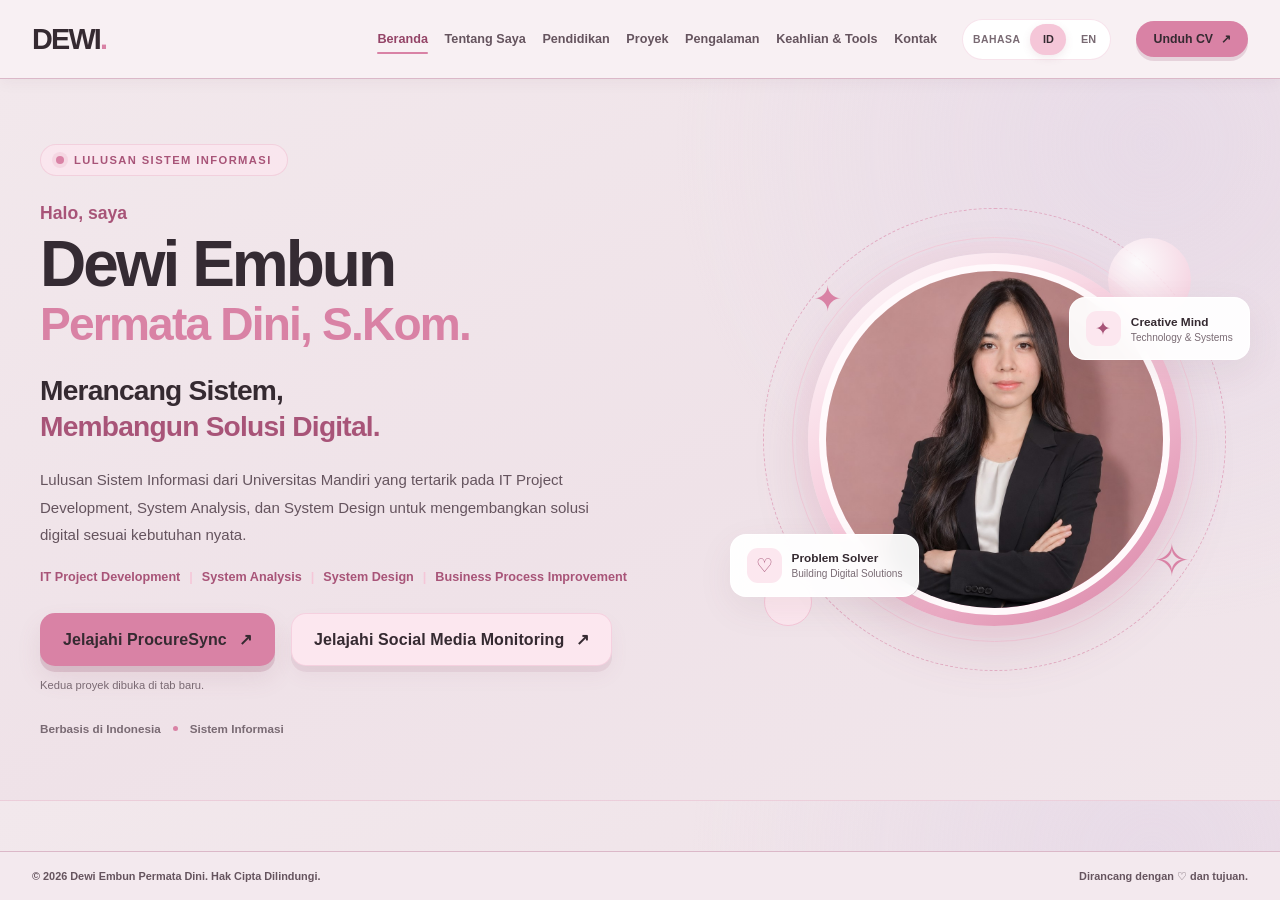
<file: index.html>
<!DOCTYPE html>
<html lang="id">
<head>
    <meta charset="UTF-8">
    <meta name="viewport" content="width=device-width, initial-scale=1.0">
    <meta name="description" content="Dewi Embun Permata Dini, Information Systems Graduate. IT Project Development, System Analysis, and System Design.">
    <meta name="theme-color" content="#F0E6EA">
    <title>Dewi Embun Permata Dini | Personal Portfolio</title>

    <link rel="stylesheet" href="css/style.css">
    <link rel="stylesheet" href="css/language.css">
    <link rel="stylesheet" href="css/comfort-theme.css">
    <link rel="stylesheet" href="css/multipage.css">

    <script src="js/common.js" defer></script>
    <script src="js/home.js" defer></script>
</head>
<body data-page="home">
    <!-- Shared navbar is loaded from components/navbar.html. -->
    <div id="site-header-mount"></div>

    <span class="visually-hidden" id="language-status" aria-live="polite"></span>

    <main class="main-content" id="main-content" tabindex="-1">
<div
            class="page-view active"
            id="home"
            data-page="home"
            aria-hidden="false"
        >

            <section class="home-section">

                <div class="home-container">


                    <!-- HERO CONTENT -->

                    <div
                        class="hero-content"
                        data-reveal="left"
                    >

                        <div class="hero-label">

                            <span class="status-dot"></span>

                            <span data-i18n="heroLabel">
                                LULUSAN SISTEM INFORMASI
                            </span>

                        </div>


                        <p
                            class="hero-greeting"
                            data-i18n="heroGreeting"
                        >
                            Halo, saya
                        </p>


                        <h1 class="hero-name">

                            Dewi Embun

                            <span>Permata Dini, S.Kom.</span>

                        </h1>


                        <div class="hero-tagline">

                            <span
                                class="tagline-intro"
                                data-i18n="taglineLine1"
                            >
                                Merancang Sistem,
                            </span>

                            <span
                                class="tagline-accent"
                                data-i18n="taglineLine2"
                            >
                                Membangun Solusi Digital.
                            </span>

                        </div>


                        <p
                            class="hero-description"
                            data-i18n="heroDescription"
                        >
                            Lulusan Sistem Informasi dari Universitas
                            Mandiri yang tertarik pada IT Project
                            Development, System Analysis, dan System
                            Design untuk mengembangkan solusi digital
                            sesuai kebutuhan nyata.
                        </p>


                        <!-- PROFESSIONAL FOCUS -->

                        <div
                            class="hero-specialization"
                            aria-label="Bidang profesional"
                            data-i18n-aria="professionalFocusLabel"
                        >

                            <span>IT Project Development</span>

                            <span class="specialization-divider">|</span>

                            <span>System Analysis</span>

                            <span class="specialization-divider">|</span>

                            <span>System Design</span>

                            <span class="specialization-divider">|</span>

                            <span>Business Process Improvement</span>

                        </div>


                        <!-- MAIN BUTTONS -->

                        <div class="hero-actions">

                            <button
                                type="button"
                                class="button button-primary"
                                data-website-link="website01"
                            >

                                <span data-i18n="buttonWebsite01">
                                    Jelajahi ProcureSync
                                </span>

                                <span aria-hidden="true">↗</span>

                            </button>


                            <button
                                type="button"
                                class="button button-secondary"
                                data-website-link="website02"
                            >

                                <span data-i18n="buttonWebsite02">
                                    Jelajahi Social Media Monitoring
                                </span>

                                <span aria-hidden="true">↗</span>

                            </button>

                        </div>


                        <p
                            class="website-link-note"
                            id="website-link-note"
                            data-i18n="websiteLinkNote"
                            aria-live="polite"
                        >
                            Kedua proyek dibuka di tab baru.
                        </p>


                        <!-- BOTTOM INFORMATION -->

                        <div class="hero-bottom-info">

                            <span data-i18n="basedIn">
                                Berbasis di Indonesia
                            </span>

                            <span class="info-divider"></span>

                            <span data-i18n="degreeField">
                                Sistem Informasi
                            </span>

                        </div>

                    </div>


                    <!-- PROFILE IMAGE -->

                    <div
                        class="hero-visual"
                        data-reveal="right"
                    >

                        <div class="profile-decoration">

                            <span class="floating-shape shape-one"></span>

                            <span class="floating-shape shape-two"></span>

                            <span class="floating-star star-one">✦</span>

                            <span class="floating-star star-two">✧</span>


                            <div class="profile-image-container">

                                <div class="profile-image-ring">

                                    <img
                                        src="assets/images/foto-dewi.jpg"
                                        alt="Foto profil Dewi Embun Permata Dini"
                                        class="profile-image"
                                        data-i18n-alt="profileAlt"
                                    >

                                </div>

                            </div>


                            <!-- Professional Badge -->

                            <div class="profile-badge badge-top">

                                <span class="badge-icon">✦</span>

                                <div>

                                    <strong>Creative Mind</strong>

                                    <small>Technology &amp; Systems</small>

                                </div>

                            </div>


                            <div class="profile-badge badge-bottom">

                                <span class="badge-icon">♡</span>

                                <div>

                                    <strong>Problem Solver</strong>

                                    <small>Building Digital Solutions</small>

                                </div>

                            </div>

                        </div>

                    </div>

                </div>

            </section>


            <!-- PROFESSIONAL FOCUS -->

            <section class="focus-section">

                <div class="focus-container">


                    <div
                        class="focus-heading"
                        data-reveal="up"
                    >

                        <p
                            class="section-eyebrow"
                            data-i18n="focusEyebrow"
                        >
                            BIDANG MINAT PROFESIONAL
                        </p>


                        <h2>

                            <span
                                class="focus-prefix"
                                data-i18n="focusTitlePrefix"
                            >
                                Bidang yang Saya
                            </span>

                            <span
                                class="focus-accent"
                                data-i18n="focusTitleAccent"
                            >
                                Minati.
                            </span>

                        </h2>


                        <p data-i18n="focusDescription">

                            Saya tertarik menghubungkan kebutuhan bisnis
                            dengan analisis, perancangan, dan penerapan
                            solusi teknologi.

                        </p>

                    </div>


                    <div class="focus-grid">


                        <article
                            class="focus-card"
                            data-reveal="up"
                        >

                            <span class="focus-number">01</span>

                            <div class="focus-icon">◇</div>

                            <h3>IT Project Development</h3>

                            <p data-i18n="focus1Description">

                                Tertarik mengembangkan proyek teknologi,
                                mulai dari memahami kebutuhan hingga
                                proses implementasi.

                            </p>

                        </article>


                        <article
                            class="focus-card"
                            data-reveal="up"
                        >

                            <span class="focus-number">02</span>

                            <div class="focus-icon">◎</div>

                            <h3>System Analysis</h3>

                            <p data-i18n="focus2Description">

                                Memahami kebutuhan pengguna dan proses
                                bisnis, mengidentifikasi masalah, serta
                                merumuskannya menjadi kebutuhan sistem.

                            </p>

                        </article>


                        <article
                            class="focus-card"
                            data-reveal="up"
                        >

                            <span class="focus-number">03</span>

                            <div class="focus-icon">⬡</div>

                            <h3>System Design</h3>

                            <p data-i18n="focus3Description">

                                Merancang struktur sistem, alur kerja
                                aplikasi, kebutuhan fungsional, dan
                                database berdasarkan kebutuhan yang
                                telah dianalisis.

                            </p>

                        </article>


                        <article
                            class="focus-card"
                            data-reveal="up"
                        >

                            <span class="focus-number">04</span>

                            <div class="focus-icon">↗</div>

                            <h3>Business Process Improvement</h3>

                            <p data-i18n="focus4Description">

                                Mencari peluang pemanfaatan teknologi
                                untuk membuat proses bisnis lebih
                                efektif dan terstruktur.

                            </p>

                        </article>


                    </div>

                </div>

            </section>

        </div>
    </main>

    <!-- Shared footer is loaded from components/footer.html. -->
    <div id="site-footer-mount"></div>
</body>
</html>
</file>
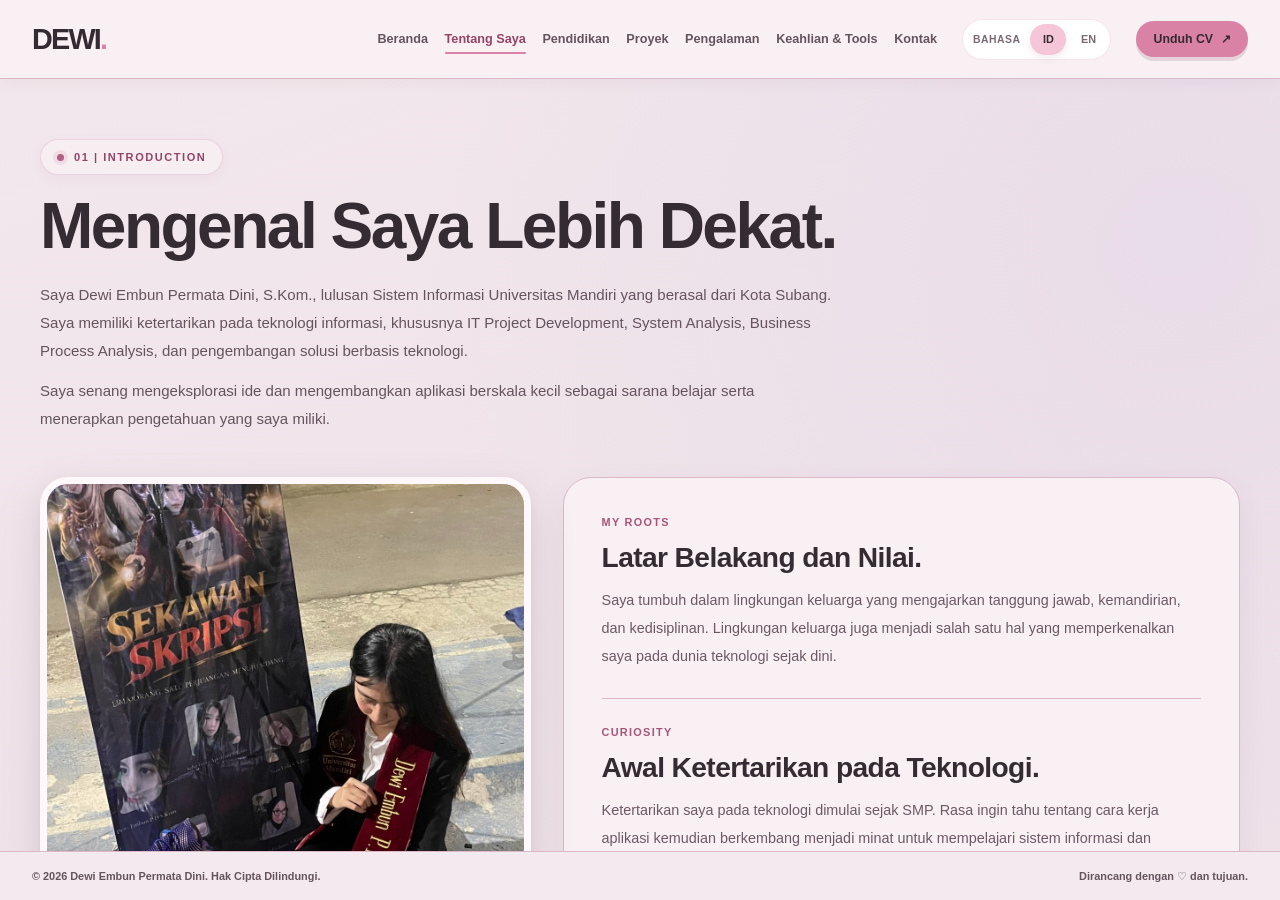
<file: about.html>
<!DOCTYPE html>
<html lang="id">
 <head>
  <meta charset="utf-8"/>
  <meta content="width=device-width, initial-scale=1.0" name="viewport"/>
  <meta content="About Dewi Embun Permata Dini, S.Kom.: her background in Information Systems, professional interests, personal values, and career aspirations." name="description"/>
  <meta content="#F0E6EA" name="theme-color"/>
  <title>
   Dewi Embun Permata Dini | Personal Portfolio
  </title>
  <link href="css/style.css" rel="stylesheet"/>
  <link href="css/language.css" rel="stylesheet"/>
  <link href="css/about.css" rel="stylesheet"/>
  <link href="css/comfort-theme.css" rel="stylesheet"/>
  <link href="css/multipage.css" rel="stylesheet"/>
  <link href="css/about-story.css" rel="stylesheet"/>
  <script defer="" src="js/common.js">
  </script>
  <script defer="" src="js/about-story.js">
  </script>
 </head>
 <body data-page="about">
  <div id="site-header-mount">
  </div>
  <span aria-live="polite" class="visually-hidden" id="language-status">
  </span>
  <main class="main-content" id="main-content" tabindex="-1">
   <div aria-hidden="false" class="page-view active" data-page="about" id="about">
    <section aria-labelledby="about-story-title" class="about-section about-story-page">
     <div class="about-container">
      <header class="about-heading about-story-heading" data-reveal="up">
       <p class="about-eyebrow about-story-eyebrow" data-about-i18n="eyebrow">
        01 | INTRODUCTION
       </p>
       <h1 class="about-title" data-about-i18n="title" id="about-story-title">
        Mengenal Saya Lebih Dekat.
       </h1>
       <p class="about-intro" data-about-i18n="intro">
        Saya Dewi Embun Permata Dini, S.Kom., lulusan Sistem Informasi Universitas Mandiri yang berasal dari Kota Subang. Saya memiliki ketertarikan pada teknologi informasi, khususnya IT Project Development, System Analysis, Business Process Analysis, dan pengembangan solusi berbasis teknologi.
       </p>
       <p class="about-intro about-intro-followup" data-about-i18n="introSecond">
        Saya senang mengeksplorasi ide dan mengembangkan aplikasi berskala kecil sebagai sarana belajar serta menerapkan pengetahuan yang saya miliki.
       </p>
      </header>
      <div class="about-main-grid about-story-main-grid">
       <aside aria-label="Personal photo and background" class="about-visual-column about-story-visual" data-reveal="left">
        <div class="about-photo-frame-float">
         <div class="about-photo-card">
          <img alt="Foto kelulusan Dewi Embun Permata Dini." class="about-profile-image" data-about-alt="photoAlt" loading="eager" src="assets/images/foto-about-dewi.jpg"/>
          <div class="about-photo-overlay">
           <span data-about-i18n="photoLabel">
            LULUSAN SISTEM INFORMASI
           </span>
           <h2>
            Dewi Embun Permata Dini
           </h2>
           <p>
            S.Kom.
           </p>
          </div>
         </div>
        </div>
        <div class="about-snapshot-card">
         <p class="about-card-eyebrow" data-about-i18n="snapshot">
          BIODATA PRIBADI
         </p>
         <dl class="about-snapshot-list">
          <div class="about-snapshot-item">
           <dt class="about-snapshot-label" data-about-i18n="fullNameLabel">
            NAMA
           </dt>
           <dd class="about-snapshot-value" data-about-i18n="fullNameValue">
            Dewi Embun Permata Dini
           </dd>
          </div>
          <div class="about-snapshot-item">
           <dt class="about-snapshot-label" data-about-i18n="degreeLabel">
            GELAR
           </dt>
           <dd class="about-snapshot-value" data-about-i18n="degreeValue">
            S.Kom.
           </dd>
          </div>
          <div class="about-snapshot-item">
           <dt class="about-snapshot-label" data-about-i18n="birthDateLabel">
            TANGGAL LAHIR
           </dt>
           <dd class="about-snapshot-value" data-about-i18n="birthDateValue">
            25 Juni 2003
           </dd>
          </div>
          <div class="about-snapshot-item">
           <dt class="about-snapshot-label" data-about-i18n="hometownLabel">
            ASAL
           </dt>
           <dd class="about-snapshot-value" data-about-i18n="hometownValue">
            Kota Subang
           </dd>
          </div>
          <div class="about-snapshot-item">
           <dt class="about-snapshot-label" data-about-i18n="locationLabel">
            DOMISILI
           </dt>
           <dd class="about-snapshot-value" data-about-i18n="locationValue">
            Subang, Jawa Barat, Indonesia
           </dd>
          </div>
          <div class="about-snapshot-item">
           <dt class="about-snapshot-label" data-about-i18n="ethnicityLabel">
            SUKU
           </dt>
           <dd class="about-snapshot-value" data-about-i18n="ethnicityValue">
            Sunda
           </dd>
          </div>
          <div class="about-snapshot-item">
           <dt class="about-snapshot-label" data-about-i18n="heightLabel">
            TINGGI BADAN
           </dt>
           <dd class="about-snapshot-value" data-about-i18n="heightValue">
            157 cm
           </dd>
          </div>
          <div class="about-snapshot-item">
           <dt class="about-snapshot-label" data-about-i18n="hobbyLabel">
            HOBI
           </dt>
           <dd class="about-snapshot-value" data-about-i18n="hobbyValue">
            Memasak
           </dd>
          </div>
          <div class="about-snapshot-item">
           <dt class="about-snapshot-label" data-about-i18n="languagesLabel">
            BAHASA
           </dt>
           <dd class="about-snapshot-value" data-about-i18n="languagesValue">
            Indonesia, Sunda, Inggris
           </dd>
          </div>
         </dl>
        </div>
       </aside>
       <div class="about-details about-story-details">
        <section class="about-story-chapter" data-reveal="up">
         <p class="about-card-eyebrow" data-about-i18n="rootsEyebrow">
          MY ROOTS
         </p>
         <h2 class="about-story-chapter-title" data-about-i18n="rootsTitle">
          Latar Belakang dan Nilai.
         </h2>
         <p class="about-story-copy" data-about-i18n="rootsBody">
          Saya tumbuh dalam lingkungan keluarga yang mengajarkan tanggung jawab, kemandirian, dan kedisiplinan. Lingkungan keluarga juga menjadi salah satu hal yang memperkenalkan saya pada dunia teknologi sejak dini.
         </p>
        </section>
        <div aria-hidden="true" class="about-divider">
        </div>
        <section class="about-story-chapter" data-reveal="up">
         <p class="about-card-eyebrow" data-about-i18n="curiosityEyebrow">
          CURIOSITY
         </p>
         <h2 class="about-story-chapter-title" data-about-i18n="curiosityTitle">
          Awal Ketertarikan pada Teknologi.
         </h2>
         <p class="about-story-copy" data-about-i18n="curiosityBody">
          Ketertarikan saya pada teknologi dimulai sejak SMP. Rasa ingin tahu tentang cara kerja aplikasi kemudian berkembang menjadi minat untuk mempelajari sistem informasi dan pengembangan teknologi.
         </p>
        </section>
        <div aria-hidden="true" class="about-divider">
        </div>
        <section class="about-story-chapter" data-reveal="up">
         <p class="about-card-eyebrow" data-about-i18n="learningEyebrow">
          LEARNING &amp; THINKING
         </p>
         <h2 class="about-story-chapter-title" data-about-i18n="learningTitle">
          Cara Saya Belajar dan Berpikir.
         </h2>
         <p class="about-story-copy" data-about-i18n="learningBody">
          Saya terbiasa memahami permasalahan sebelum menentukan solusi. Saya mengutamakan pemikiran terstruktur, pembelajaran mandiri, dan keterbukaan terhadap perspektif baru.
         </p>
        </section>
       </div>
      </div>
      <div class="about-story-lower">
       <article class="about-story-feature" data-reveal="up">
        <span aria-hidden="true" class="about-story-decoration">
         ✦
        </span>
        <p class="about-card-eyebrow" data-about-i18n="peopleEyebrow">
         PEOPLE &amp; PERSPECTIVES
        </p>
        <h2 class="about-story-feature-title" data-about-i18n="peopleTitle">
         Kolaborasi dan Perspektif.
        </h2>
        <p class="about-story-copy" data-about-i18n="peopleBody">
         Saya menghargai komunikasi, pertukaran ide, dan kerja sama. Saya percaya bahwa memahami berbagai perspektif dapat membantu menghasilkan solusi yang lebih baik.
        </p>
       </article>
      </div>
      <section class="about-purpose" data-reveal="up">
       <div class="about-purpose-copy">
        <p class="about-card-eyebrow" data-about-i18n="purposeEyebrow">
         LOOKING AHEAD
        </p>
        <h2 class="about-purpose-title" data-about-i18n="purposeTitle">
         Terus Bertumbuh dan Berkembang.
        </h2>
        <p class="about-purpose-body" data-about-i18n="purposeBody">
         Saya ingin terus mengembangkan kemampuan, memperluas pengalaman, dan terlibat dalam berbagai proyek yang memberikan dampak positif melalui teknologi. Saya terbuka terhadap kesempatan belajar dan berkembang di lingkungan profesional.
        </p>
       </div>
       <span aria-hidden="true" class="about-purpose-mark">
        ✦
       </span>
      </section>
     </div>
    </section>
   </div>
  </main>
  <div id="site-footer-mount">
  </div>
 </body>
</html>
</file>
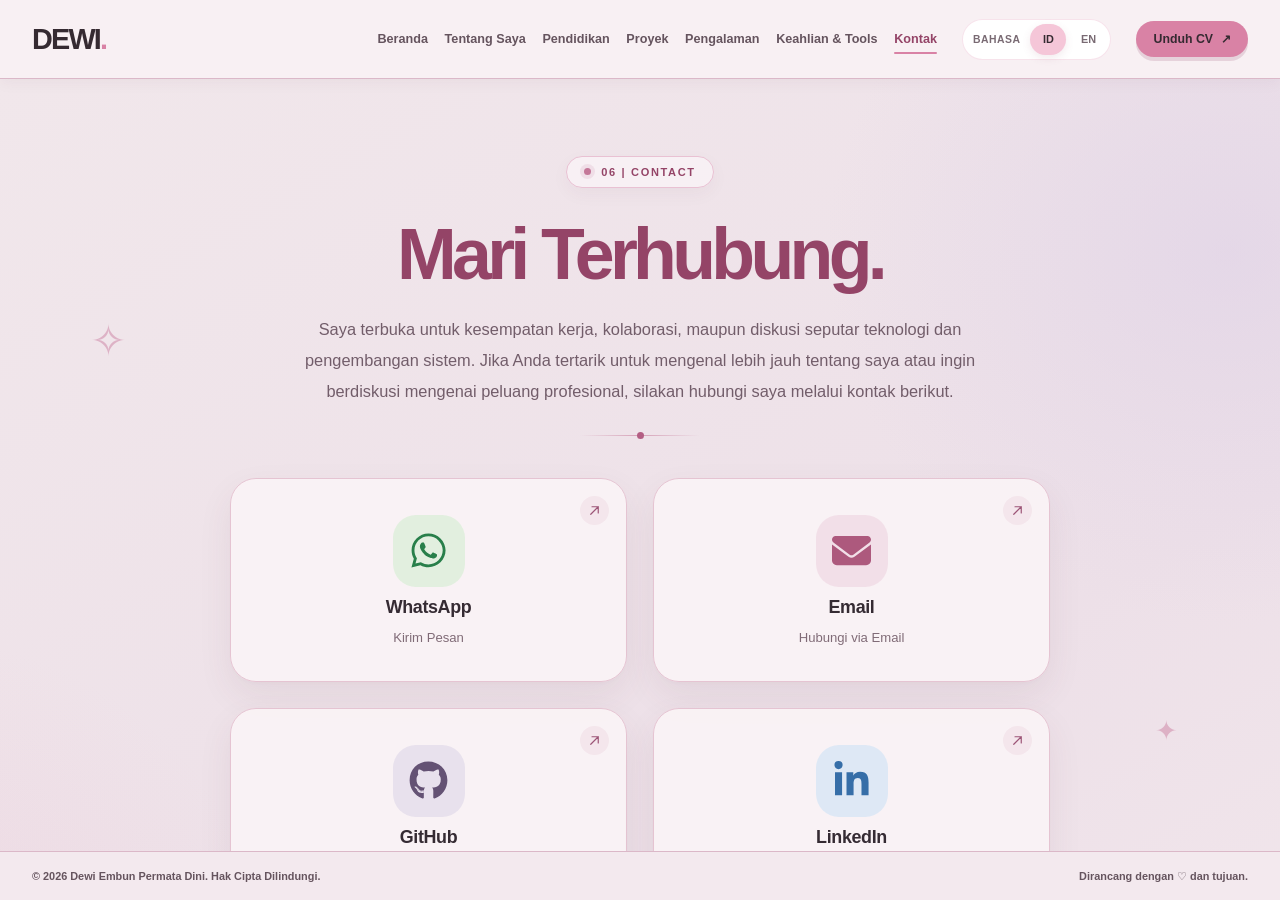
<file: contact.html>
<!DOCTYPE html>
<html lang="id">
<head>
  <meta charset="UTF-8">
  <meta name="viewport" content="width=device-width, initial-scale=1.0">
  <meta name="description" content="Hubungi Dewi Embun Permata Dini melalui WhatsApp, Email, GitHub, atau LinkedIn untuk peluang profesional dan kolaborasi.">
  <meta name="theme-color" content="#F0E6EA">
  <title>Kontak | Dewi Embun Permata Dini</title>
  <link rel="stylesheet" href="css/style.css">
  <link rel="stylesheet" href="css/language.css">
  <link rel="stylesheet" href="css/comfort-theme.css">
  <link rel="stylesheet" href="css/multipage.css">
  <link rel="stylesheet" href="css/contact.css">
  <script src="js/common.js" defer></script>
  <script src="js/contact.js" defer></script>
</head>
<body data-page="contact">
  <div id="site-header-mount"></div>
  <span id="language-status" class="visually-hidden" aria-live="polite"></span>
  <main id="main-content" class="main-content" tabindex="-1">
    <div id="contact" class="page-view active" data-page="contact" aria-hidden="false">
      <section class="ct-section" aria-labelledby="ct-heading">
        <span class="ct-decor ct-decor--left" aria-hidden="true">✧</span>
        <span class="ct-decor ct-decor--right" aria-hidden="true">✦</span>
        <div class="ct-container">
          <header class="ct-hero" data-ct-reveal>
            <p class="ct-eyebrow"><span class="ct-eyebrow-dot" aria-hidden="true"></span>06 | CONTACT</p>
            <h1 id="ct-heading" data-ct-i18n="title">Mari Terhubung.</h1>
            <p class="ct-description" data-ct-i18n="description">Saya terbuka untuk kesempatan kerja, kolaborasi, maupun diskusi seputar teknologi dan pengembangan sistem. Jika Anda tertarik untuk mengenal lebih jauh tentang saya atau ingin berdiskusi mengenai peluang profesional, silakan hubungi saya melalui kontak berikut.</p>
            <span class="ct-divider" aria-hidden="true"><span></span></span>
          </header>
          <div class="ct-contact-grid" aria-label="Contact channels" data-ct-aria="channelsAria">
              <div class="ct-float ct-float--whatsapp" data-ct-reveal>
                <a class="ct-card ct-card--whatsapp" href="https://wa.me/qr/GXC65RB64FU6C1" target="_blank" rel="noopener noreferrer" data-ct-aria="whatsappAria" aria-label="WhatsApp">
                  <span class="ct-icon-shell"><svg class="ct-brand-icon" focusable="false" aria-hidden="true" xmlns="http://www.w3.org/2000/svg" viewBox="0 0 448 512"><path d="M380.9 97.1C339 55.1 283.2 32 223.9 32c-122.4 0-222 99.6-222 222 0 39.1 10.2 77.3 29.6 111L0 480l117.7-30.9c32.4 17.7 68.9 27 106.1 27h.1c122.3 0 224.1-99.6 224.1-222 0-59.3-25.2-115-67.1-157zm-157 341.6c-33.2 0-65.7-8.9-94-25.7l-6.7-4-69.8 18.3L72 359.2l-4.4-7c-18.5-29.4-28.2-63.3-28.2-98.2 0-101.7 82.8-184.5 184.6-184.5 49.3 0 95.6 19.2 130.4 54.1 34.8 34.9 56.2 81.2 56.1 130.5 0 101.8-84.9 184.6-186.6 184.6zm101.2-138.2c-5.5-2.8-32.8-16.2-37.9-18-5.1-1.9-8.8-2.8-12.5 2.8-3.7 5.6-14.3 18-17.6 21.8-3.2 3.7-6.5 4.2-12 1.4-32.6-16.3-54-29.1-75.5-66-5.7-9.8 5.7-9.1 16.3-30.3 1.8-3.7.9-6.9-.5-9.7-1.4-2.8-12.5-30.1-17.1-41.2-4.5-10.8-9.1-9.3-12.5-9.5-3.2-.2-6.9-.2-10.6-.2-3.7 0-9.7 1.4-14.8 6.9-5.1 5.6-19.4 19-19.4 46.3 0 27.3 19.9 53.7 22.6 57.4 2.8 3.7 39.1 59.7 94.8 83.8 35.2 15.2 49 16.5 66.6 13.9 10.7-1.6 32.8-13.4 37.4-26.4 4.6-13 4.6-24.1 3.2-26.4-1.3-2.5-5-3.9-10.5-6.6z"/></svg></span>
                  <span class="ct-card-name">WhatsApp</span>
                  <span class="ct-card-subtitle" data-ct-i18n="whatsappSubtitle">Kirim Pesan</span>
                  <span class="ct-card-action" aria-hidden="true"><svg viewBox="0 0 24 24" focusable="false"><path d="M6 18 18 6M8 6h10v10" fill="none" stroke="currentColor" stroke-width="1.9" stroke-linecap="round" stroke-linejoin="round"/></svg></span>
                </a>
              </div>
              <div class="ct-float ct-float--email" data-ct-reveal>
                <a class="ct-card ct-card--email" href="mailto:dewidini1234@gmail.com" data-ct-aria="emailAria" aria-label="Email">
                  <span class="ct-icon-shell"><svg class="ct-brand-icon" focusable="false" aria-hidden="true" xmlns="http://www.w3.org/2000/svg" viewBox="0 0 512 512"><path d="M48 64C21.5 64 0 85.5 0 112c0 15.1 7.1 29.3 19.2 38.4L236.8 313.6c11.4 8.5 27 8.5 38.4 0L492.8 150.4c12.1-9.1 19.2-23.3 19.2-38.4c0-26.5-21.5-48-48-48L48 64zM0 176L0 384c0 35.3 28.7 64 64 64l384 0c35.3 0 64-28.7 64-64l0-208L294.4 339.2c-22.8 17.1-54 17.1-76.8 0L0 176z"/></svg></span>
                  <span class="ct-card-name">Email</span>
                  <span class="ct-card-subtitle" data-ct-i18n="emailSubtitle">Hubungi via Email</span>
                  <span class="ct-card-action" aria-hidden="true"><svg viewBox="0 0 24 24" focusable="false"><path d="M6 18 18 6M8 6h10v10" fill="none" stroke="currentColor" stroke-width="1.9" stroke-linecap="round" stroke-linejoin="round"/></svg></span>
                </a>
              </div>
              <div class="ct-float ct-float--github" data-ct-reveal>
                <a class="ct-card ct-card--github" href="https://github.com/dewidini1234-lab" target="_blank" rel="noopener noreferrer" data-ct-aria="githubAria" aria-label="GitHub">
                  <span class="ct-icon-shell"><svg class="ct-brand-icon" focusable="false" aria-hidden="true" xmlns="http://www.w3.org/2000/svg" viewBox="0 0 496 512"><path d="M165.9 397.4c0 2-2.3 3.6-5.2 3.6-3.3.3-5.6-1.3-5.6-3.6 0-2 2.3-3.6 5.2-3.6 3-.3 5.6 1.3 5.6 3.6zm-31.1-4.5c-.7 2 1.3 4.3 4.3 4.9 2.6 1 5.6 0 6.2-2s-1.3-4.3-4.3-5.2c-2.6-.7-5.5.3-6.2 2.3zm44.2-1.7c-2.9.7-4.9 2.6-4.6 4.9.3 2 2.9 3.3 5.9 2.6 2.9-.7 4.9-2.6 4.6-4.6-.3-1.9-3-3.2-5.9-2.9zM244.8 8C106.1 8 0 113.3 0 252c0 110.9 69.8 205.8 169.5 239.2 12.8 2.3 17.3-5.6 17.3-12.1 0-6.2-.3-40.4-.3-61.4 0 0-70 15-84.7-29.8 0 0-11.4-29.1-27.8-36.6 0 0-22.9-15.7 1.6-15.4 0 0 24.9 2 38.6 25.8 21.9 38.6 58.6 27.5 72.9 20.9 2.3-16 8.8-27.1 16-33.7-55.9-6.2-112.3-14.3-112.3-110.5 0-27.5 7.6-41.3 23.6-58.9-2.6-6.5-11.1-33.3 2.6-67.9 20.9-6.5 69 27 69 27 20-5.6 41.5-8.5 62.8-8.5s42.8 2.9 62.8 8.5c0 0 48.1-33.6 69-27 13.7 34.7 5.2 61.4 2.6 67.9 16 17.7 25.8 31.5 25.8 58.9 0 96.5-58.9 104.2-114.8 110.5 9.2 7.9 17 22.9 17 46.4 0 33.7-.3 75.4-.3 83.6 0 6.5 4.6 14.4 17.3 12.1C428.2 457.8 496 362.9 496 252 496 113.3 383.5 8 244.8 8zM97.2 352.9c-1.3 1-1 3.3.7 5.2 1.6 1.6 3.9 2.3 5.2 1 1.3-1 1-3.3-.7-5.2-1.6-1.6-3.9-2.3-5.2-1zm-10.8-8.1c-.7 1.3.3 2.9 2.3 3.9 1.6 1 3.6.7 4.3-.7.7-1.3-.3-2.9-2.3-3.9-2-.6-3.6-.3-4.3.7zm32.4 35.6c-1.6 1.3-1 4.3 1.3 6.2 2.3 2.3 5.2 2.6 6.5 1 1.3-1.3.7-4.3-1.3-6.2-2.2-2.3-5.2-2.6-6.5-1zm-11.4-14.7c-1.6 1-1.6 3.6 0 5.9 1.6 2.3 4.3 3.3 5.6 2.3 1.6-1.3 1.6-3.9 0-6.2-1.4-2.3-4-3.3-5.6-2z"/></svg></span>
                  <span class="ct-card-name">GitHub</span>
                  <span class="ct-card-subtitle" data-ct-i18n="githubSubtitle">Lihat Proyek Saya</span>
                  <span class="ct-card-action" aria-hidden="true"><svg viewBox="0 0 24 24" focusable="false"><path d="M6 18 18 6M8 6h10v10" fill="none" stroke="currentColor" stroke-width="1.9" stroke-linecap="round" stroke-linejoin="round"/></svg></span>
                </a>
              </div>
              <div class="ct-float ct-float--linkedin" data-ct-reveal>
                <a class="ct-card ct-card--linkedin" href="https://www.linkedin.com/in/dewi-embun-permata-dini-034103430/" target="_blank" rel="noopener noreferrer" data-ct-aria="linkedinAria" aria-label="LinkedIn">
                  <span class="ct-icon-shell"><svg class="ct-brand-icon" focusable="false" aria-hidden="true" xmlns="http://www.w3.org/2000/svg" viewBox="0 0 448 512"><path d="M100.28 448H7.4V148.9h92.88zM53.79 108.1C24.09 108.1 0 83.5 0 53.8a53.79 53.79 0 0 1 107.58 0c0 29.7-24.1 54.3-53.79 54.3zM447.9 448h-92.68V302.4c0-34.7-.7-79.2-48.29-79.2-48.29 0-55.69 37.7-55.69 76.7V448h-92.78V148.9h89.08v40.8h1.3c12.4-23.5 42.69-48.3 87.88-48.3 94 0 111.28 61.9 111.28 142.3V448z"/></svg></span>
                  <span class="ct-card-name">LinkedIn</span>
                  <span class="ct-card-subtitle" data-ct-i18n="linkedinSubtitle">Kunjungi Profil</span>
                  <span class="ct-card-action" aria-hidden="true"><svg viewBox="0 0 24 24" focusable="false"><path d="M6 18 18 6M8 6h10v10" fill="none" stroke="currentColor" stroke-width="1.9" stroke-linecap="round" stroke-linejoin="round"/></svg></span>
                </a>
              </div>
          </div>
          <div class="ct-closing" data-ct-reveal>
            <span class="ct-closing-sparkle" aria-hidden="true">✧</span>
            <p data-ct-i18n="thankYou">Terima kasih sudah meluangkan waktu untuk mengenal saya melalui portofolio ini.</p>
            <span>Dewi Embun Permata Dini, S.Kom.</span>
          </div>
        </div>
      </section>
    </div>
  </main>
  <div id="site-footer-mount"></div>
</body>
</html>
</file>
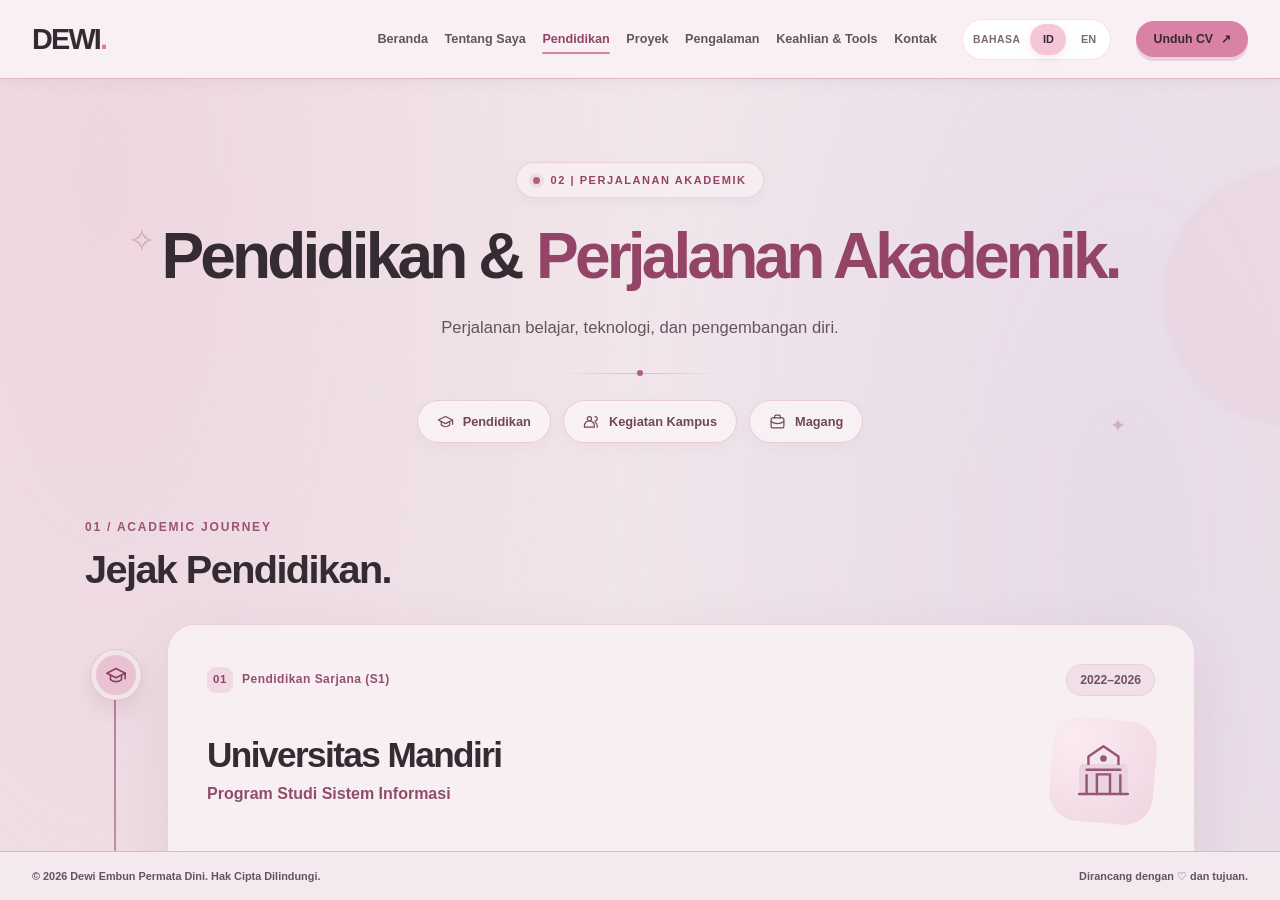
<file: education.html>
<!DOCTYPE html>
<html lang="id">
<head>
    <meta charset="UTF-8">
    <meta name="viewport" content="width=device-width, initial-scale=1.0">
    <meta name="description" content="Riwayat pendidikan Dewi Embun Permata Dini, S.Kom. di Universitas Mandiri dan SMK Pasundan Subang, termasuk skripsi, HIMA, dan PKKMB.">
    <meta name="theme-color" content="#F0E6EA">
    <title>Pendidikan | Dewi Embun Permata Dini</title>

    <!-- Global site styles, exactly as on the existing pages. -->
    <link rel="stylesheet" href="css/style.css">
    <link rel="stylesheet" href="css/language.css">
    <link rel="stylesheet" href="css/comfort-theme.css">
    <!-- Only this page uses the Education stylesheet. -->
    <link rel="stylesheet" href="css/education.css">
    <link rel="stylesheet" href="css/multipage.css">

    <script src="js/common.js" defer></script>
    <script src="js/education.js" defer></script>
</head>
<body data-page="education">
    <!-- The existing shared header and footer are loaded by common.js. -->
    <div id="site-header-mount"></div>
    <span class="visually-hidden" id="language-status" aria-live="polite"></span>

    <main class="main-content" id="main-content" tabindex="-1">
        <div class="page-view active" id="education" data-page="education" aria-hidden="false">
            <section class="edu-page" aria-labelledby="edu-heading">
                <div class="edu-orb edu-orb--a" aria-hidden="true"></div>
                <div class="edu-orb edu-orb--b" aria-hidden="true"></div>
                <div class="edu-spark edu-spark--a" aria-hidden="true">✧</div>
                <div class="edu-spark edu-spark--b" aria-hidden="true">✦</div>

                <div class="edu-container">
                    <!-- 01 | PAGE INTRO -->
                    <header class="edu-hero" data-edu-reveal>
                        <p class="edu-eyebrow">
                            <span class="edu-eyebrow-dot" aria-hidden="true"></span>
                            <span data-edu-i18n="heroEyebrow">02 | PERJALANAN AKADEMIK</span>
                        </p>
                        <h1 id="edu-heading">
                            <span data-edu-i18n="heroTitle">Pendidikan &amp;</span>
                            <span class="edu-title-accent" data-edu-i18n="heroAccent">Perjalanan Akademik.</span>
                        </h1>
                        <p class="edu-hero-description" data-edu-i18n="heroDescription">
                            Perjalanan belajar, teknologi, dan pengembangan diri.
                        </p>
                        <div class="edu-hero-rule" aria-hidden="true"><span></span></div>
                        <nav class="edu-jump-links" aria-label="Bagian halaman Pendidikan" data-edu-i18n-aria="jumpNavLabel">
                            <a href="#edu-academic" class="edu-jump-link">
                                <svg viewBox="0 0 24 24" fill="none" stroke="currentColor" stroke-width="1.7" stroke-linecap="round" stroke-linejoin="round" aria-hidden="true"><path d="m2 10 10-5 10 5-10 5L2 10Z"/><path d="M6 12v5c3.5 3 8.5 3 12 0v-5"/><path d="M22 10v6"/></svg>
                                <span data-edu-i18n="jumpAcademic">Pendidikan</span>
                            </a>
                            <a href="#edu-campus" class="edu-jump-link">
                                <svg viewBox="0 0 24 24" fill="none" stroke="currentColor" stroke-width="1.7" stroke-linecap="round" stroke-linejoin="round" aria-hidden="true"><circle cx="9" cy="8" r="3"/><path d="M2 20v-2a7 7 0 0 1 14 0v2H2Z"/><path d="M17 5a3 3 0 0 1 0 6M20 20v-2a6 6 0 0 0-3-5.2"/></svg>
                                <span data-edu-i18n="jumpCampus">Kegiatan Kampus</span>
                            </a>
                            <a href="#edu-internships" class="edu-jump-link">
                                <svg viewBox="0 0 24 24" fill="none" stroke="currentColor" stroke-width="1.7" stroke-linecap="round" stroke-linejoin="round" aria-hidden="true"><rect x="3" y="7" width="18" height="14" rx="2"/><path d="M8 7V5a2 2 0 0 1 2-2h4a2 2 0 0 1 2 2v2M3 12c6 4 12 4 18 0"/></svg>
                                <span data-edu-i18n="jumpInternship">Magang</span>
                            </a>
                        </nav>
                    </header>

                    <!-- 02 | ACADEMIC JOURNEY -->
                    <section id="edu-academic" class="edu-section edu-academic" aria-labelledby="edu-academic-heading">
                        <div class="edu-section-header" data-edu-reveal>
                            <span class="edu-section-kicker" data-edu-i18n="academicKicker">01 / ACADEMIC JOURNEY</span>
                            <h2 id="edu-academic-heading" data-edu-i18n="academicTitle">Jejak Pendidikan.</h2>
                        </div>

                        <div class="edu-timeline">
                            <!-- Undergraduate education -->
                            <article class="edu-card edu-card--university" data-edu-reveal>
                                <span class="edu-timeline-node" aria-hidden="true">
                                    <svg viewBox="0 0 24 24" fill="none" stroke="currentColor" stroke-width="1.8" stroke-linecap="round" stroke-linejoin="round"><path d="m2 10 10-5 10 5-10 5L2 10Z"/><path d="M6 12v5c3.5 3 8.5 3 12 0v-5"/><path d="M22 10v6"/></svg>
                                </span>
                                <div class="edu-card-top">
                                    <span class="edu-card-kind"><span class="edu-number">01</span> <span data-edu-i18n="uniCategory">Pendidikan Sarjana (S1)</span></span>
                                    <span class="edu-date-pill">2022–2026</span>
                                </div>
                                <div class="edu-card-heading">
                                    <div>
                                        <h3>Universitas Mandiri</h3>
                                        <p class="edu-program" data-edu-i18n="uniProgram">Program Studi Sistem Informasi</p>
                                    </div>
                                    <div class="edu-illustration edu-illustration--uni" aria-hidden="true">
                                        <svg viewBox="0 0 80 80" fill="none"><rect x="14" y="32" width="52" height="32" rx="5" fill="#EBD2DF"/><path d="M24 33V24l16-11 16 11v9" stroke="#955777" stroke-width="2.6" stroke-linejoin="round"/><path d="M22 64V44M58 64V44M33 64V43h14v21" stroke="#955777" stroke-width="2.6" stroke-linecap="round"/><path d="M14 64h52M22 38h36" stroke="#955777" stroke-width="2.6" stroke-linecap="round"/><circle cx="40" cy="26" r="3.5" fill="#955777"/></svg>
                                    </div>
                                </div>
                                <p class="edu-description" data-edu-i18n="uniDescription">
                                    Menyelesaikan pendidikan Sarjana Sistem Informasi di Universitas Mandiri dengan IPK 3,51 dari 4,00 dan meraih predikat Cum Laude. Selama perkuliahan, mempelajari analisis dan perancangan sistem informasi, pengembangan aplikasi, pengelolaan basis data, serta pemanfaatan teknologi informasi untuk menjawab kebutuhan organisasi.
                                </p>
                                <div class="edu-stats" aria-label="Informasi akademik" data-edu-i18n-aria="statsLabel">
                                    <div class="edu-stat edu-stat--rose">
                                        <span class="edu-stat-label" data-edu-i18n="gpaLabel">IPK</span>
                                        <strong data-edu-i18n="gpaValue">3,51 / 4,00</strong>
                                    </div>
                                    <div class="edu-stat edu-stat--lavender">
                                        <span class="edu-stat-label" data-edu-i18n="honorsLabel">Predikat</span>
                                        <strong>Cum Laude</strong>
                                    </div>
                                    <div class="edu-stat edu-stat--cream">
                                        <span class="edu-stat-label" data-edu-i18n="graduatedLabel">Kelulusan</span>
                                        <strong data-edu-i18n="graduatedValue">Oktober 2026</strong>
                                    </div>
                                </div>
                                <p class="edu-degree-line">
                                    <svg viewBox="0 0 24 24" fill="none" stroke="currentColor" stroke-width="1.8" stroke-linecap="round" stroke-linejoin="round" aria-hidden="true"><circle cx="12" cy="8" r="6"/><path d="m8 13-1 9 5-3 5 3-1-9"/></svg>
                                    <span data-edu-i18n="degreeLabel">Gelar:</span>
                                    <strong data-edu-i18n="degreeValue">Sarjana Komputer (S.Kom.)</strong>
                                </p>

                                <section class="edu-thesis" aria-labelledby="edu-thesis-heading">
                                    <div class="edu-thesis-heading">
                                        <span class="edu-thesis-icon" aria-hidden="true">
                                            <svg viewBox="0 0 24 24" fill="none" stroke="currentColor" stroke-width="1.7" stroke-linecap="round" stroke-linejoin="round"><path d="M4 19.5A2.5 2.5 0 0 1 6.5 17H20M6.5 2H20v20H6.5A2.5 2.5 0 0 1 4 19.5v-15A2.5 2.5 0 0 1 6.5 2Z"/><path d="M9 7h7M9 11h5"/></svg>
                                        </span>
                                        <div>
                                            <span class="edu-thesis-eyebrow" data-edu-i18n="thesisKicker">FINAL RESEARCH PROJECT</span>
                                            <h4 id="edu-thesis-heading" data-edu-i18n="thesisHeading">Skripsi</h4>
                                        </div>
                                    </div>
                                    <p class="edu-thesis-title-label" data-edu-i18n="thesisTitleLabel">Judul:</p>
                                    <p class="edu-thesis-title" data-edu-i18n="thesisTitle">Implementasi Algoritma K-Means untuk Klasterisasi Aktivitas Media Sosial Polsek pada Sistem Informasi Berbasis Web di Humas Polres Subang.</p>
                                    <p class="edu-thesis-description" data-edu-i18n="thesisDescription">Mengembangkan sistem informasi berbasis web untuk mendukung rekapitulasi dan analisis aktivitas media sosial dari 21 Polsek di wilayah Polres Subang. Penelitian ini menerapkan algoritma K-Means untuk mengelompokkan tingkat aktivitas berdasarkan data publikasi yang telah direkapitulasi, menggunakan normalisasi Min-Max serta Davies-Bouldin Index (DBI) untuk mengevaluasi hasil klasterisasi.</p>
                                    <div class="edu-thesis-tags" aria-hidden="true">
                                        <span>K-Means</span><span>Min-Max</span><span>DBI</span>
                                    </div>
                                </section>
                            </article>

                            <!-- Vocational education -->
                            <article class="edu-card edu-card--vocational" data-edu-reveal>
                                <span class="edu-timeline-node" aria-hidden="true">
                                    <svg viewBox="0 0 24 24" fill="none" stroke="currentColor" stroke-width="1.8" stroke-linecap="round" stroke-linejoin="round"><path d="M3 21h18M5 21V7l7-4 7 4v14M9 9h2v3H9zM13 9h2v3h-2zM9 15h2v3H9zM13 15h2v3h-2z"/></svg>
                                </span>
                                <div class="edu-card-top">
                                    <span class="edu-card-kind"><span class="edu-number">02</span> <span data-edu-i18n="smkCategory">Pendidikan Kejuruan (SMK)</span></span>
                                    <span class="edu-date-pill">2018–2021</span>
                                </div>
                                <div class="edu-card-heading">
                                    <div>
                                        <h3>SMK Pasundan Subang</h3>
                                        <p class="edu-program" data-edu-i18n="smkProgram">Rekayasa Perangkat Lunak (RPL)</p>
                                    </div>
                                    <div class="edu-illustration edu-illustration--school" aria-hidden="true">
                                        <svg viewBox="0 0 80 80" fill="none"><rect x="15" y="24" width="50" height="40" rx="5" fill="#E6D9EB"/><path d="M18 64V27h44v37M12 64h56" stroke="#806489" stroke-width="2.6" stroke-linejoin="round"/><path d="M32 64V46h16v18M24 33h8v7h-8zM48 33h8v7h-8z" stroke="#806489" stroke-width="2.6" stroke-linecap="round"/><path d="M40 13v10M32 18h16" stroke="#806489" stroke-width="2.6" stroke-linecap="round"/></svg>
                                    </div>
                                </div>
                                <p class="edu-description" data-edu-i18n="smkDescription">Menyelesaikan pendidikan kejuruan pada bidang Rekayasa Perangkat Lunak yang membangun dasar pengetahuan dan keterampilan dalam pemrograman serta teknologi informasi. Selama masa pendidikan, memperoleh pengalaman praktik di lingkungan industri melalui kegiatan Praktik Kerja Lapangan (PKL) pada bagian Human Resources &amp; General Affairs (HRGA).</p>
                                <div class="edu-smk-grade">
                                    <span class="edu-smk-grade-number">81</span>
                                    <span class="edu-smk-grade-label" data-edu-i18n="smkGradeLabel">Nilai Rata-rata</span>
                                </div>
                            </article>
                        </div>
                    </section>

                    <!-- 02 | CAMPUS INVOLVEMENT -->
                    <section id="edu-campus" class="edu-section edu-campus" aria-labelledby="edu-campus-heading">
                        <div class="edu-section-header edu-section-header--center" data-edu-reveal>
                            <span class="edu-section-kicker" data-edu-i18n="campusKicker">02 / CAMPUS INVOLVEMENT</span>
                            <h2 id="edu-campus-heading" data-edu-i18n="campusTitle">Organisasi &amp; Kepanitiaan.</h2>
                        </div>
                        <div class="edu-campus-grid">
                            <article class="edu-campus-card" data-edu-reveal>
                                <div class="edu-campus-card-top">
                                    <span class="edu-campus-icon edu-campus-icon--rose" aria-hidden="true">
                                        <svg viewBox="0 0 24 24" fill="none" stroke="currentColor" stroke-width="1.7" stroke-linecap="round" stroke-linejoin="round"><rect x="3" y="7" width="18" height="13" rx="3"/><circle cx="12" cy="13.5" r="3.2"/><path d="m7 7 1.5-3h7L17 7M7 10h.01"/></svg>
                                    </span>
                                    <span class="edu-campus-year">2022–2023</span>
                                </div>
                                <span class="edu-card-kind"><span class="edu-number">03</span> <span data-edu-i18n="himaCategory">Himpunan Mahasiswa – Bidang Hubungan Media</span></span>
                                <h3 data-edu-i18n="himaRole">Anggota Hubungan Media</h3>
                                <p class="edu-campus-place">Universitas Mandiri</p>
                                <p class="edu-description" data-edu-i18n="himaDescription">Berpartisipasi sebagai anggota Bidang Hubungan Media dalam Himpunan Mahasiswa. Berkontribusi dalam mendokumentasikan kegiatan organisasi serta mendesain dan mengedit poster untuk memperingati hari-hari besar dan memenuhi kebutuhan publikasi Himpunan Mahasiswa.</p>
                                <div class="edu-campus-art edu-campus-art--hima" aria-hidden="true"><span></span><span></span><span></span></div>
                            </article>

                            <article class="edu-campus-card" data-edu-reveal>
                                <div class="edu-campus-card-top">
                                    <span class="edu-campus-icon edu-campus-icon--lavender" aria-hidden="true">
                                        <svg viewBox="0 0 24 24" fill="none" stroke="currentColor" stroke-width="1.7" stroke-linecap="round" stroke-linejoin="round"><path d="M4 21v-3a5 5 0 0 1 5-5h6a5 5 0 0 1 5 5v3"/><circle cx="12" cy="7" r="4"/><path d="M4 6H2M22 6h-2M4 11l-1 1M20 11l1 1"/></svg>
                                    </span>
                                    <span class="edu-campus-year">2023</span>
                                </div>
                                <span class="edu-card-kind"><span class="edu-number">04</span> <span data-edu-i18n="pkkmbCategory">Kepanitiaan PKKMB 2023</span></span>
                                <h3 data-edu-i18n="pkkmbRole">Anggota Panitia Umum</h3>
                                <p class="edu-campus-place">Universitas Mandiri</p>
                                <p class="edu-description" data-edu-i18n="pkkmbDescription">Berpartisipasi sebagai anggota panitia umum dalam kegiatan Pengenalan Kehidupan Kampus bagi Mahasiswa Baru (PKKMB) tahun 2023. Membantu persiapan umum dan pelaksanaan kegiatan di lapangan untuk mendukung kelancaran program.</p>
                                <div class="edu-campus-art edu-campus-art--pkkmb" aria-hidden="true"><span></span><span></span><span></span></div>
                            </article>
                        </div>
                    </section>

                    <!-- 03 | INTERNSHIP HIGHLIGHTS: summary only; details belong to Experience later. -->
                    <section id="edu-internships" class="edu-section edu-internships" aria-labelledby="edu-internships-heading">
                        <div class="edu-section-header edu-section-header--center" data-edu-reveal>
                            <span class="edu-section-kicker" data-edu-i18n="internshipKicker">03 | PENGALAMAN MAGANG</span>
                            <h2 id="edu-internships-heading" data-edu-i18n="internshipTitle">Ringkasan Pengalaman Magang.</h2>
                        </div>
                        <div class="edu-internship-grid">
                            <article class="edu-internship-card" data-edu-reveal>
                                <span class="edu-internship-icon" aria-hidden="true">
                                    <svg viewBox="0 0 24 24" fill="none" stroke="currentColor" stroke-width="1.7" stroke-linecap="round" stroke-linejoin="round"><rect x="3" y="7" width="18" height="14" rx="2"/><path d="M8 7V5a2 2 0 0 1 2-2h4a2 2 0 0 1 2 2v2M3 12c6 4 12 4 18 0"/></svg>
                                </span>
                                <h3 data-edu-i18n="internshipPolresName">Polres Subang</h3>
                                <p class="edu-internship-role" data-edu-i18n="internshipPolresRole">Public Relations Intern</p>
                                <p class="edu-internship-period" data-edu-i18n="internshipPolresDate">Juli–September 2025</p>
                            </article>
                            <article class="edu-internship-card" data-edu-reveal>
                                <span class="edu-internship-icon edu-internship-icon--lavender" aria-hidden="true">
                                    <svg viewBox="0 0 24 24" fill="none" stroke="currentColor" stroke-width="1.7" stroke-linecap="round" stroke-linejoin="round"><rect x="3" y="7" width="18" height="14" rx="2"/><path d="M8 7V5a2 2 0 0 1 2-2h4a2 2 0 0 1 2 2v2M3 12c6 4 12 4 18 0"/></svg>
                                </span>
                                <h3 data-edu-i18n="internshipHrgaName">PT Subang Autocomp Indonesia</h3>
                                <p class="edu-internship-role" data-edu-i18n="internshipHrgaRole">HRGA Intern</p>
                                <p class="edu-internship-period" data-edu-i18n="internshipHrgaDate">Juli–Oktober 2019</p>
                            </article>
                        </div>
                    </section>
                </div>
            </section>
        </div>
    </main>

    <div id="site-footer-mount"></div>
</body>
</html>
</file>
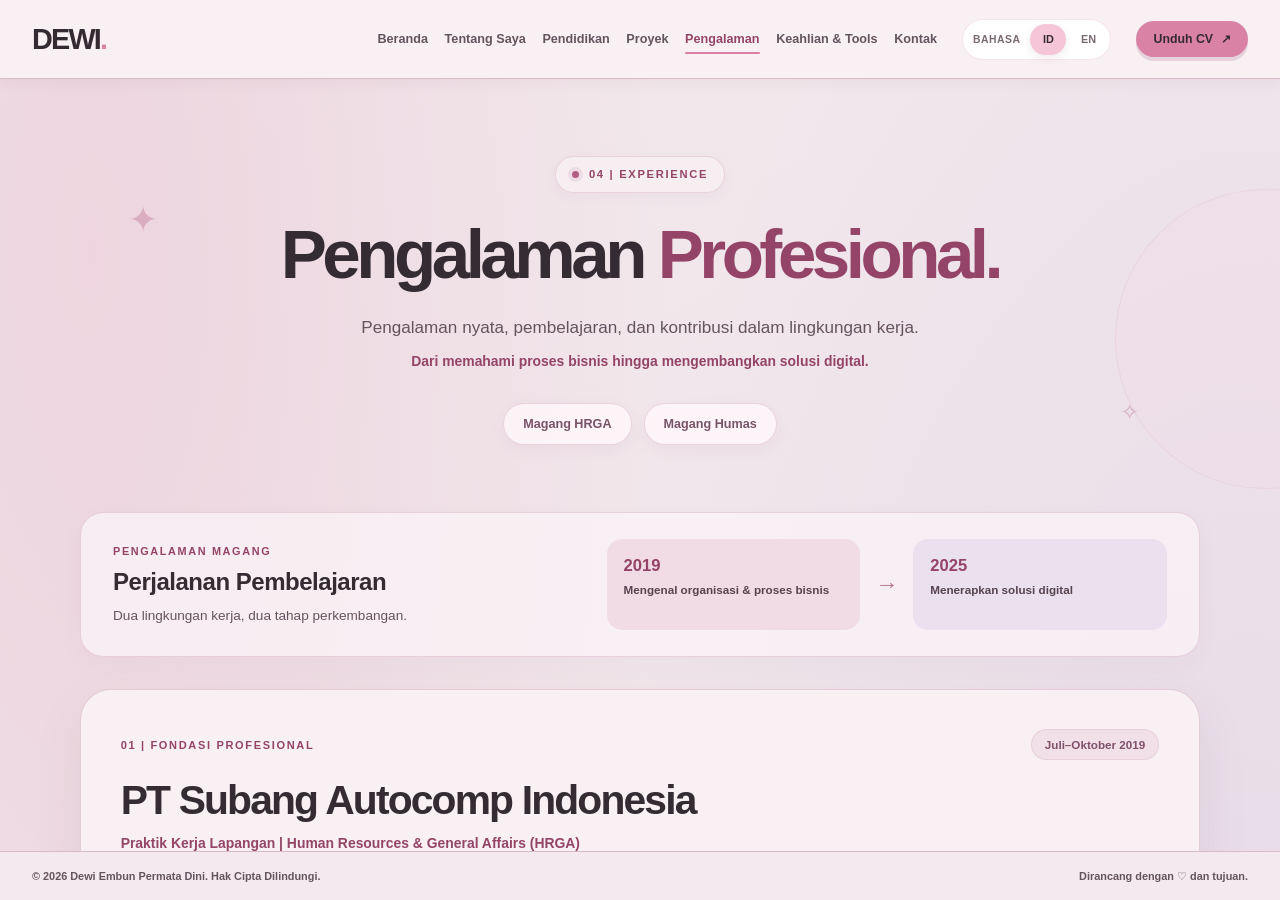
<file: experience.html>
<!DOCTYPE html>
<html lang="id">
<head>
  <meta charset="UTF-8">
  <meta name="viewport" content="width=device-width, initial-scale=1.0">
  <meta name="description" content="Pengalaman magang Dewi Embun Permata Dini di PT Subang Autocomp Indonesia dan Humas Polres Subang, dengan pembelajaran dan dokumentasi kegiatan.">
  <meta name="theme-color" content="#F0E6EA">
  <title>Pengalaman | Dewi Embun Permata Dini</title>
  <link rel="stylesheet" href="css/style.css">
  <link rel="stylesheet" href="css/language.css">
  <link rel="stylesheet" href="css/comfort-theme.css">
  <link rel="stylesheet" href="css/multipage.css">
  <link rel="stylesheet" href="css/internship.css">
  <script src="js/common.js" defer></script>
  <script src="js/internship.js" defer></script>
</head>
<body data-page="experience">
  <div id="site-header-mount"></div>
  <span class="visually-hidden" id="language-status" aria-live="polite"></span>
  <main class="main-content" id="main-content" tabindex="-1">
    <div class="page-view active" id="experience" data-page="experience" aria-hidden="false">
      <section class="int-page" aria-labelledby="int-page-heading">
        <div class="int-halo int-halo--a" aria-hidden="true"></div>
        <div class="int-halo int-halo--b" aria-hidden="true"></div>
        <span class="int-spark int-spark--a" aria-hidden="true">&#10022;</span>
        <span class="int-spark int-spark--b" aria-hidden="true">&#10023;</span>
        <div class="int-container">
          <header class="int-hero" data-int-reveal>
            <p class="int-eyebrow"><span class="int-eyebrow-dot" aria-hidden="true"></span><span data-int-i18n="pageEyebrow">04 | EXPERIENCE</span></p>
            <h1 id="int-page-heading"><span data-int-i18n="heroLead">Pengalaman</span> <span class="int-title-accent" data-int-i18n="heroAccent">Profesional.</span></h1>
            <p data-int-i18n="heroDescription">Pengalaman nyata, pembelajaran, dan kontribusi dalam lingkungan kerja.</p>
            <p class="int-hero-small" data-int-i18n="heroSmall">Dari memahami proses bisnis hingga mengembangkan solusi digital.</p>
            <nav class="int-hero-links" aria-label="Navigasi pengalaman magang">
              <a class="int-link" href="#int-hrga" data-int-i18n="jumpHrga">Magang HRGA</a>
              <a class="int-link" href="#int-polres" data-int-i18n="jumpPolres">Magang Humas</a>
            </nav>
          </header>
          <div class="int-journey" data-int-reveal>
            <div class="int-journey-head">
              <span class="int-small-label"><span data-int-i18n="sectionNumber">PENGALAMAN MAGANG</span></span>
              <h2 data-int-i18n="journeyHeading">Perjalanan Pembelajaran</h2>
              <p data-int-i18n="journeySubtitle">Dua lingkungan kerja, dua tahap perkembangan.</p>
            </div>
            <div class="int-journey-steps" aria-label="Professional growth 2019 to 2025">
              <div class="int-journey-step"><strong>2019</strong><span data-int-i18n="step1">Mengenal organisasi &amp; proses bisnis</span></div>
              <span class="int-journey-arrow" aria-hidden="true">&#8594;</span>
              <div class="int-journey-step"><strong>2025</strong><span data-int-i18n="step2">Menerapkan solusi digital</span></div>
            </div>
          </div>

          <article class="int-entry int-entry--hrga" id="int-hrga" aria-labelledby="int-hrga-title" data-int-reveal>
            <div class="int-card-head">
        <div class="int-card-kicker-line"><span class="int-card-stage" data-int-i18n="hrga.stage">01 | FONDASI PROFESIONAL</span><span class="int-date" data-int-i18n="hrga.period">Juli–Oktober 2019</span></div>
        <h2 id="int-hrga-title" data-int-i18n="hrga.company">PT Subang Autocomp Indonesia</h2>
        <p class="int-position" data-int-i18n="hrga.role">Praktik Kerja Lapangan | Human Resources &amp; General Affairs (HRGA)</p>
    </div>
            <div class="int-learn-layout">
              <figure class="int-photo-frame int-building" data-int-reveal>
                <button class="int-photo-trigger" type="button" data-int-photo="0" data-int-i18n-aria="hrga.imageAlt" aria-label="Tampak depan gedung PT Subang Autocomp Indonesia.">
                  <img src="assets/images/internship-autocomp-building.png" alt="Tampak depan gedung PT Subang Autocomp Indonesia." data-int-i18n-alt="hrga.imageAlt" loading="eager" decoding="async" width="356" height="187">
                  <span class="int-photo-zoom" aria-hidden="true">&#8599;</span>
                </button>
                <figcaption data-int-i18n="hrga.imageCaption">Gedung PT Subang Autocomp Indonesia</figcaption>
              </figure>
              <div class="int-learn-panel">
                <span class="int-small-label" data-int-i18n="learningLabel">PEMBELAJARAN UTAMA</span>
                <h3 data-int-i18n="hrga.learningHeading">Organizational Exposure &amp; Business Process Understanding</h3>
                <p data-int-i18n="hrga.learning">Selama menjalani praktik kerja lapangan di PT Subang Autocomp Indonesia, saya memperoleh kesempatan untuk mengenal budaya organisasi dan lingkungan kerja profesional di perusahaan manufaktur. Saya mempelajari bagaimana koordinasi antarbagian, administrasi, serta proses operasional dan pengelolaan sumber daya manusia berjalan dalam mendukung aktivitas perusahaan.</p>
              </div>
            </div>
            <div class="int-work-section">
              <div class="int-work-heading" data-int-reveal>
                <span class="int-heading-mark" aria-hidden="true">&#9632;</span>
                <h3 data-int-i18n="responsibilityLabel">Tanggung Jawab Utama</h3>
                <span class="int-work-count">05</span>
              </div>
              <p class="int-work-summary" data-int-i18n="hrga.summary">Melaksanakan Praktik Kerja Lapangan (PKL) pada bagian Human Resources &amp; General Affairs (HRGA) dengan memberikan dukungan administratif terhadap berbagai fungsi sumber daya manusia dan kegiatan operasional sehari-hari, termasuk proses rekrutmen, pengelolaan dokumen kepegawaian, administrasi penggajian, serta administrasi klaim BPJS.</p>
              <ol class="int-duty-grid"><li class="int-duty" data-int-reveal>
            <span class="int-duty-number" aria-hidden="true">01</span>
            <div class="int-duty-copy">
              <h4 data-int-i18n="hrga.duty.0.title">Administrasi Rekrutmen</h4>
              <p data-int-i18n="hrga.duty.0.description">Membantu pelaksanaan tes awal calon karyawan serta melakukan input data pelamar berdasarkan dokumen CV fisik.</p>
            </div>
        </li>
<li class="int-duty" data-int-reveal>
            <span class="int-duty-number" aria-hidden="true">02</span>
            <div class="int-duty-copy">
              <h4 data-int-i18n="hrga.duty.1.title">Administrasi Kepegawaian</h4>
              <p data-int-i18n="hrga.duty.1.description">Membantu pengelolaan surat keterangan kerja (paklaring) dan dokumen administrasi pengunduran diri karyawan.</p>
            </div>
        </li>
<li class="int-duty" data-int-reveal>
            <span class="int-duty-number" aria-hidden="true">03</span>
            <div class="int-duty-copy">
              <h4 data-int-i18n="hrga.duty.2.title">Administrasi Penggajian</h4>
              <p data-int-i18n="hrga.duty.2.description">Mendukung pekerjaan administrasi yang berkaitan dengan proses penggajian, termasuk mengelompokkan slip gaji karyawan dan membantu pendistribusian dokumen rekening bank kepada karyawan baru serta peserta On-the-Job Training (OJT) yang telah menyelesaikan program dan diterima bekerja.</p>
            </div>
        </li>
<li class="int-duty" data-int-reveal>
            <span class="int-duty-number" aria-hidden="true">04</span>
            <div class="int-duty-copy">
              <h4 data-int-i18n="hrga.duty.3.title">Administrasi BPJS</h4>
              <p data-int-i18n="hrga.duty.3.description">Merekap data klaim BPJS karyawan berdasarkan dokumen medis dan surat keterangan dokter menggunakan Microsoft Excel, kemudian meneruskan hasil rekapitulasi kepada bagian Finance. Selain itu, membantu pendistribusian kartu kepesertaan BPJS kepada karyawan baru maupun karyawan yang belum menerimanya.</p>
            </div>
        </li>
<li class="int-duty" data-int-reveal>
            <span class="int-duty-number" aria-hidden="true">05</span>
            <div class="int-duty-copy">
              <h4 data-int-i18n="hrga.duty.4.title">Dukungan Operasional HRGA</h4>
              <p data-int-i18n="hrga.duty.4.description">Mengikuti kegiatan genba, termasuk mengambil surat atau masukan dari kotak saran karyawan dan mengisi ulang formulir yang tersedia. Selain itu, mengikuti kegiatan briefing pagi bersama karyawan dan atasan.</p>
            </div>
        </li></ol>
            </div>
          </article>

          <div class="int-bridge" aria-hidden="true"><span></span><span>&#8595;</span><span></span></div>

          <article class="int-entry int-entry--polres" id="int-polres" aria-labelledby="int-polres-title" data-int-reveal>
            <div class="int-card-head">
        <div class="int-card-kicker-line"><span class="int-card-stage" data-int-i18n="polres.stage">02 | PENERAPAN SOLUSI DIGITAL</span><span class="int-date" data-int-i18n="polres.period">Juli–September 2025</span></div>
        <h2 id="int-polres-title" data-int-i18n="polres.company">Kepolisian Resor Subang (Polres Subang)</h2>
        <p class="int-position" data-int-i18n="polres.role">Magang | Bagian Hubungan Masyarakat (Humas)</p>
    </div>
            <div class="int-polres-learn int-learn-panel" data-int-reveal>
              <span class="int-small-label" data-int-i18n="learningLabel">PEMBELAJARAN UTAMA</span>
              <h3 data-int-i18n="polres.learningHeading">System Development &amp; Digital Solution Implementation</h3>
              <p data-int-i18n="polres.learning">Selama menjalani praktik kerja di Divisi Humas Polres Subang, saya mendapatkan kesempatan untuk mengembangkan ide dan menerjemahkannya menjadi solusi digital berbasis aplikasi web. Pengalaman ini menjadi ruang bagi saya untuk menerapkan pengetahuan Sistem Informasi, mulai dari memahami kebutuhan proses kerja, merancang alur sistem, hingga mengembangkan aplikasi untuk mendukung pengelolaan dan analisis aktivitas publikasi media sosial Polsek.</p>
            </div>
            <div class="int-documentation" data-int-reveal>
              <div class="int-documentation-head">
                <h3 data-int-i18n="photoSection">Dokumentasi Magang</h3>
                <span data-int-i18n="photoHint">Klik foto untuk melihat ukuran lengkap.</span>
              </div>
              <div class="int-gallery">
                <figure class="int-gallery-item"><button class="int-photo-trigger" type="button" data-int-photo="1" data-int-i18n-aria="polres.imageAlts.0" aria-label="Dokumentasi kegiatan bersama selama magang di Humas Polres Subang."><img src="assets/images/internship-polres-01.jpg" alt="Dokumentasi kegiatan bersama selama magang di Humas Polres Subang." data-int-i18n-alt="polres.imageAlts.0" loading="lazy" decoding="async"><span class="int-photo-zoom" aria-hidden="true">&#8599;</span></button><figcaption><span class="int-gallery-dot" aria-hidden="true"></span><span data-int-i18n="polres.imageCaptions.0">Dokumentasi 01</span></figcaption></figure><figure class="int-gallery-item"><button class="int-photo-trigger" type="button" data-int-photo="2" data-int-i18n-aria="polres.imageAlts.1" aria-label="Foto kelompok bersama tim di lingkungan Humas Polres Subang."><img src="assets/images/internship-polres-02.jpg" alt="Foto kelompok bersama tim di lingkungan Humas Polres Subang." data-int-i18n-alt="polres.imageAlts.1" loading="lazy" decoding="async"><span class="int-photo-zoom" aria-hidden="true">&#8599;</span></button><figcaption><span class="int-gallery-dot" aria-hidden="true"></span><span data-int-i18n="polres.imageCaptions.1">Dokumentasi 02</span></figcaption></figure><figure class="int-gallery-item"><button class="int-photo-trigger" type="button" data-int-photo="3" data-int-i18n-aria="polres.imageAlts.2" aria-label="Dokumentasi kegiatan bersama laptop saat magang di Humas Polres Subang."><img src="assets/images/internship-polres-03.jpg" alt="Dokumentasi kegiatan bersama laptop saat magang di Humas Polres Subang." data-int-i18n-alt="polres.imageAlts.2" loading="lazy" decoding="async"><span class="int-photo-zoom" aria-hidden="true">&#8599;</span></button><figcaption><span class="int-gallery-dot" aria-hidden="true"></span><span data-int-i18n="polres.imageCaptions.2">Dokumentasi 03</span></figcaption></figure>
              </div>
            </div>
            <div class="int-work-section">
              <div class="int-work-heading" data-int-reveal>
                <span class="int-heading-mark" aria-hidden="true">&#9632;</span>
                <h3 data-int-i18n="responsibilityLabel">Tanggung Jawab Utama</h3>
                <span class="int-work-count">04</span>
              </div>
              <p class="int-work-summary" data-int-i18n="polres.summary">Melaksanakan kegiatan magang di bagian Hubungan Masyarakat (Humas) Polres Subang dengan mendukung pengelolaan informasi, pekerjaan administratif, dokumentasi kegiatan, serta publikasi berita dan informasi kepolisian.</p>
              <ol class="int-duty-grid"><li class="int-duty" data-int-reveal>
            <span class="int-duty-number" aria-hidden="true">01</span>
            <div class="int-duty-copy">
              <h4 data-int-i18n="polres.duty.0.title">Pengelolaan Berita</h4>
              <p data-int-i18n="polres.duty.0.description">Melakukan input dan pengelolaan berita mengenai kegiatan kepolisian melalui sistem Polri SPIT.</p>
            </div>
        </li>
<li class="int-duty" data-int-reveal>
            <span class="int-duty-number" aria-hidden="true">02</span>
            <div class="int-duty-copy">
              <h4 data-int-i18n="polres.duty.1.title">Administrasi Anggaran</h4>
              <p data-int-i18n="polres.duty.1.description">Membantu penyusunan dan pengelolaan dokumen Rencana Anggaran Biaya (RAB) untuk mendukung kebutuhan administrasi bagian Humas.</p>
            </div>
        </li>
<li class="int-duty" data-int-reveal>
            <span class="int-duty-number" aria-hidden="true">03</span>
            <div class="int-duty-copy">
              <h4 data-int-i18n="polres.duty.2.title">Dukungan Administrasi dan Dokumentasi</h4>
              <p data-int-i18n="polres.duty.2.description">Membantu pekerjaan administrasi rutin dan dokumentasi kegiatan untuk mendukung operasional sehari-hari bagian Humas.</p>
            </div>
        </li>
<li class="int-duty" data-int-reveal>
            <span class="int-duty-number" aria-hidden="true">04</span>
            <div class="int-duty-copy">
              <h4 data-int-i18n="polres.duty.3.title">Publikasi Media Sosial</h4>
              <p data-int-i18n="polres.duty.3.description">Membantu mengunggah dan menyebarluaskan berita, informasi, serta dokumentasi kegiatan kepolisian melalui berbagai platform media sosial resmi Polres Subang.</p>
            </div>
        </li></ol>
            </div>
            <div class="int-project-note" data-int-reveal>
              <div><strong data-int-i18n="visitProject">Lihat proyek sistem informasi</strong><p data-int-i18n="visitProjectDesc">Penjelasan teknis sistem yang dikembangkan tersedia di halaman Projects.</p></div>
              <a href="projects.html#project02" class="int-project-link" aria-label="Lihat halaman proyek K-Means">&#8599;</a>
            </div>
          </article>
        </div>
      </section>
    </div>
  </main>
  <div id="site-footer-mount"></div>
  <dialog class="int-lightbox" id="int-photo-dialog" aria-label="Tampilan foto dokumentasi magang">
    <div class="int-lightbox-shell">
      <button class="int-lightbox-close" type="button" data-int-i18n-aria="closePhoto" aria-label="Tutup foto">&#10005;</button>
      <button class="int-lightbox-control int-lightbox-prev" type="button" data-int-i18n-aria="prevPhoto" aria-label="Foto sebelumnya">&#10094;</button>
      <img id="int-lightbox-image" src="assets/images/internship-polres-01.jpg" alt="">
      <button class="int-lightbox-control int-lightbox-next" type="button" data-int-i18n-aria="nextPhoto" aria-label="Foto berikutnya">&#10095;</button>
      <div class="int-lightbox-bottom"><p id="int-lightbox-caption"></p><span id="int-lightbox-count"></span></div>
    </div>
  </dialog>
</body>
</html>
</file>
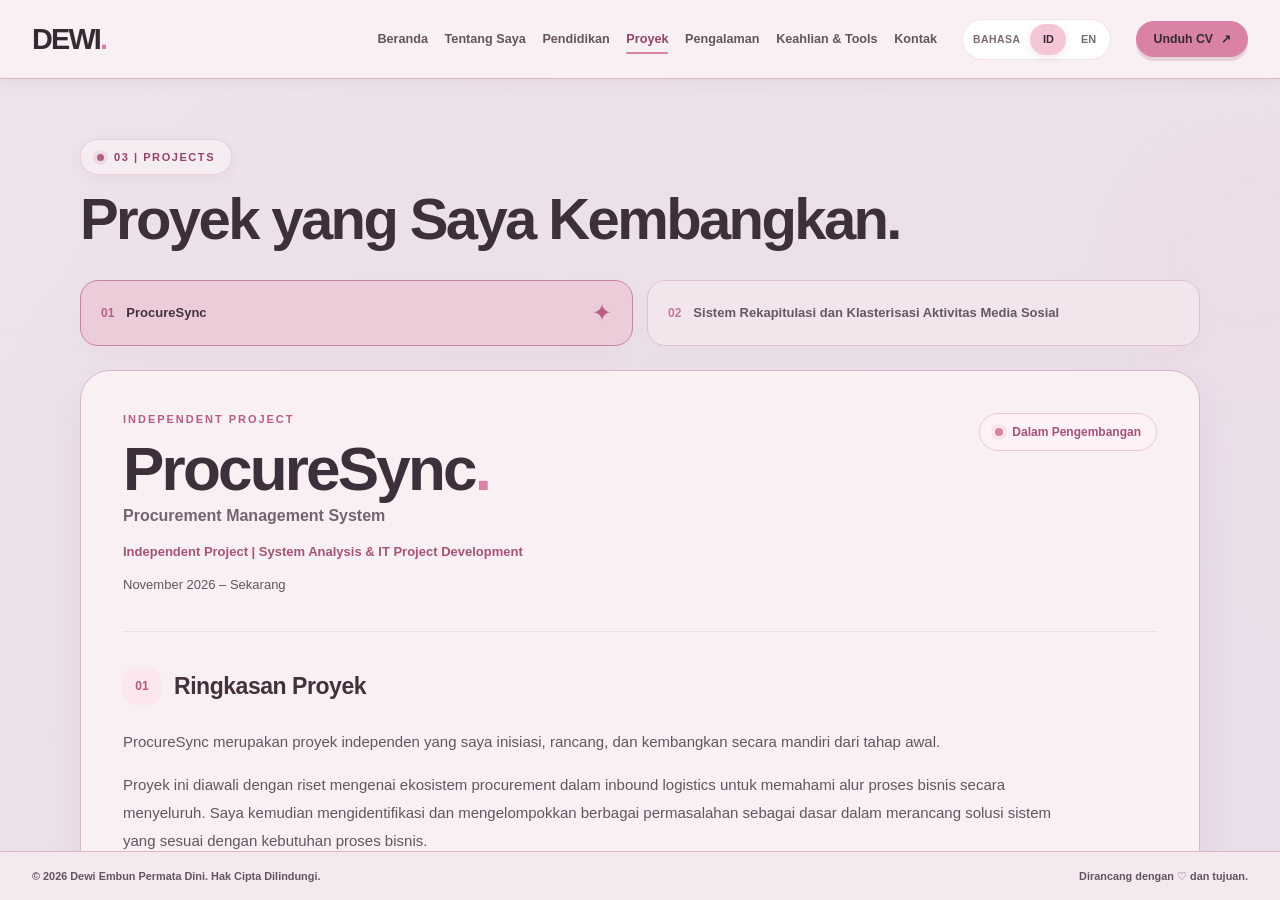
<file: projects.html>
<!DOCTYPE html>
<html lang="id">
<head>
    <meta charset="UTF-8">
    <meta name="viewport" content="width=device-width, initial-scale=1.0">
    <meta name="description" content="Dewi Embun Permata Dini, Information Systems Graduate. IT Project Development, System Analysis, and System Design.">
    <meta name="theme-color" content="#F0E6EA">
    <title>Dewi Embun Permata Dini | Personal Portfolio</title>

    <link rel="stylesheet" href="css/style.css">
    <link rel="stylesheet" href="css/language.css">
    <link rel="stylesheet" href="css/projects.css">
    <link rel="stylesheet" href="css/comfort-theme.css">
    <link rel="stylesheet" href="css/multipage.css">
    <link rel="stylesheet" href="css/project02.css">

    <script src="js/common.js" defer></script>
    <script src="js/projects.js" defer></script>
    <script src="js/project02.js" defer></script>
</head>
<body data-page="projects">
    <!-- Shared navbar is loaded from components/navbar.html. -->
    <div id="site-header-mount"></div>

    <span class="visually-hidden" id="language-status" aria-live="polite"></span>

    <main class="main-content" id="main-content" tabindex="-1">
<div
class="page-view active"
id="projects"
data-page="projects"
aria-hidden="false"
>
<section class="exp-page" aria-labelledby="exp-heading">

    <!-- Animated background -->
    <div class="exp-glow exp-glow--one" aria-hidden="true"></div>
    <div class="exp-glow exp-glow--two" aria-hidden="true"></div>

    <div class="exp-container">

        <!-- PAGE HEADING -->
        <header class="exp-page-heading" data-exp-reveal>

            <p class="exp-eyebrow" data-exp-i18n="pageEyebrow">
                03 | PROJECTS
            </p>

            <h1 id="exp-heading" data-exp-i18n="pageHeading">
                Proyek yang Saya Kembangkan.
            </h1>

        </header>


        <!-- PROJECT LIST -->
        <div class="exp-project-list" data-exp-reveal>

            <div class="exp-project-item exp-project-item--active">

                <span class="exp-project-number">01</span>

                <strong>ProcureSync</strong>

                <span class="exp-project-star" aria-hidden="true">
                    ✦
                </span>

            </div>

            <a class="exp-project-item exp-project-item--next exp-project-item-link" href="#project02">

                <span class="exp-project-number">02</span>

                <strong data-exp-i18n="projectTwoName">
                    Sistem Rekapitulasi dan Klasterisasi
                    Aktivitas Media Sosial
                </strong>

            </a>

        </div>


        <!-- PROJECT 01 -->
        <article class="exp-project-card">

            <!-- PROJECT HERO -->
            <header class="exp-project-hero" data-exp-reveal>

                <div class="exp-project-hero__content">

                    <p class="exp-project-category">
                        INDEPENDENT PROJECT
                    </p>

                    <h2>ProcureSync<span>.</span></h2>

                    <p class="exp-project-subtitle">
                        Procurement Management System
                    </p>

                    <p class="exp-project-role">
                        Independent Project |
                        System Analysis &
                        IT Project Development
                    </p>

                    <p
                        class="exp-project-period"
                        data-exp-i18n="period"
                    >
                        November 2026 – Sekarang
                    </p>

                </div>

                <span class="exp-status">

                    <span class="exp-status-dot"></span>

                    <span data-exp-i18n="status">
                        Dalam Pengembangan
                    </span>

                </span>

            </header>


            <!-- 01 PROJECT OVERVIEW -->
            <section
                class="exp-block"
                aria-labelledby="exp-overview-heading"
                data-exp-reveal
            >

                <div class="exp-section-heading">

                    <span class="exp-section-number">01</span>

                    <h3
                        id="exp-overview-heading"
                        data-exp-i18n="overviewHeading"
                    >
                        Ringkasan Proyek
                    </h3>

                </div>

                <div class="exp-prose">

                    <p data-exp-i18n="overviewOne">
                        ProcureSync merupakan proyek independen
                        yang saya inisiasi, rancang, dan
                        kembangkan secara mandiri dari tahap awal.
                    </p>

                    <p data-exp-i18n="overviewTwo">
                        Proyek ini diawali dengan riset mengenai
                        ekosistem procurement dalam inbound
                        logistics untuk memahami alur proses
                        bisnis secara menyeluruh. Saya kemudian
                        mengidentifikasi dan mengelompokkan
                        berbagai permasalahan sebagai dasar
                        dalam merancang solusi sistem yang sesuai
                        dengan kebutuhan proses bisnis.
                    </p>

                    <p data-exp-i18n="overviewThree">
                        Sebelum memasuki tahap implementasi,
                        saya menyusun blueprint sistem yang
                        mencakup analisis kebutuhan pengguna,
                        perancangan UI/UX, struktur database,
                        dan Software Requirements Specification
                        (SRS).
                    </p>

                    <p data-exp-i18n="overviewFour">
                        Saat ini, ProcureSync masih dalam tahap
                        pengembangan aplikasi dan penyempurnaan
                        fitur.
                    </p>

                </div>

            </section>


            <!-- 02 PROJECT HIGHLIGHTS -->
            <section
                class="exp-block"
                aria-labelledby="exp-highlights-heading"
                data-exp-reveal
            >

                <div class="exp-section-heading">

                    <span class="exp-section-number">02</span>

                    <h3
                        id="exp-highlights-heading"
                        data-exp-i18n="highlightsHeading"
                    >
                        Keunggulan Sistem
                    </h3>

                </div>

                <div class="exp-highlights">

                    <div class="exp-highlight">
                        <span class="exp-highlight-icon">↗</span>
                        <strong>Inbound Logistics</strong>
                    </div>

                    <div class="exp-highlight">
                        <span class="exp-highlight-icon">⇄</span>
                        <strong>Three-Way Matching</strong>
                    </div>

                    <div class="exp-highlight">
                        <span class="exp-highlight-icon">◎</span>
                        <strong>Multi-User System</strong>
                    </div>

                    <div class="exp-highlight">
                        <span class="exp-highlight-icon">✦</span>
                        <strong>Bilingual Interface</strong>
                    </div>

                </div>

            </section>


            <!-- 03 SYSTEM SHOWCASE -->
            <section
                class="exp-block"
                aria-labelledby="exp-gallery-heading"
                data-exp-reveal
            >

                <div class="exp-section-heading">

                    <span class="exp-section-number">03</span>

                    <h3
                        id="exp-gallery-heading"
                        data-exp-i18n="galleryHeading"
                    >
                        Jelajahi Tampilan Sistem
                    </h3>

                </div>

                <p class="exp-gallery-description"
                   data-exp-i18n="galleryInstruction">
                    Pilih peran untuk melihat tampilannya.
                </p>


                <!-- ROLE SELECTOR -->
                <div class="exp-role-selector" role="group"
                     aria-label="ProcureSync user roles">

                    <button
                        type="button"
                        class="exp-role-button is-selected"
                        aria-pressed="true"
                        data-exp-image="procuresync-production-staff.png"
                        data-exp-role="Production Staff"
                    >
                        Production Staff
                    </button>

                    <button
                        type="button"
                        class="exp-role-button"
                        aria-pressed="false"
                        data-exp-image="procuresync-division-manager-pr.png"
                        data-exp-role="Division Manager"
                    >
                        Division Manager
                    </button>

                    <button
                        type="button"
                        class="exp-role-button"
                        aria-pressed="false"
                        data-exp-image="procuresync-purchasing.png"
                        data-exp-role="Purchasing"
                    >
                        Purchasing
                    </button>

                    <button
                        type="button"
                        class="exp-role-button"
                        aria-pressed="false"
                        data-exp-image="procuresync-finance.png"
                        data-exp-role="Finance"
                    >
                        Finance
                    </button>

                    <button
                        type="button"
                        class="exp-role-button"
                        aria-pressed="false"
                        data-exp-image="procuresync-warehouse.png"
                        data-exp-role="Warehouse"
                    >
                        Warehouse
                    </button>

                    <button
                        type="button"
                        class="exp-role-button"
                        aria-pressed="false"
                        data-exp-image="procuresync-super-admin.png"
                        data-exp-role="Super Admin"
                    >
                        Super Admin
                    </button>

                </div>


                <!-- IMAGE PREVIEW -->
                <div class="exp-monitor">

                    <div class="exp-monitor-bar">

                        <span class="exp-monitor-dots" aria-hidden="true">
                            <i></i><i></i><i></i>
                        </span>

                        <span class="exp-monitor-brand">
                            ProcureSync
                        </span>

                    </div>

                    <button
                        class="exp-image-button"
                        id="exp-image-enlarge"
                        type="button"
                        data-exp-i18n-aria="enlargeImage"
                        aria-label="Perbesar Gambar"
                    >

                        <img
                            id="exp-preview-image"
                            src="assets/images/procuresync-production-staff.png"
                            alt="ProcureSync - Production Staff"
                            loading="lazy"
                        >

                        <span
                            class="exp-image-action"
                            data-exp-i18n="enlargeImage"
                        >
                            Perbesar Gambar
                        </span>

                    </button>

                </div>


                <!-- MULTI-USER EXPLANATION -->
                <div class="exp-multiuser">

                    <h4 data-exp-i18n="multiUserHeading">
                        Sistem Pengadaan Terintegrasi Berbasis Peran
                    </h4>

                    <p data-exp-i18n="multiUserOne">
                        ProcureSync dirancang untuk mendukung
                        proses pengadaan barang melalui ruang
                        kerja yang disesuaikan dengan peran dan
                        kewenangan setiap pengguna.
                    </p>

                    <p data-exp-i18n="multiUserTwo">
                        Pengajuan Purchase Requisition (PR)
                        terutama dilakukan oleh bagian Produksi
                        untuk memenuhi kebutuhan operasional.
                        Selain itu, Manajer Divisi juga memiliki
                        kewenangan untuk mengajukan kebutuhan
                        barang bagi divisinya masing-masing.
                    </p>

                    <p data-exp-i18n="multiUserThree">
                        Seluruh proses pengadaan melibatkan
                        beberapa peran utama, yaitu Purchasing,
                        Finance, Warehouse, dan Super Admin.
                        Setiap peran memiliki fungsi dan
                        tanggung jawab yang disesuaikan dengan
                        tahapan proses pengadaan.
                    </p>

                    <p data-exp-i18n="multiUserFour">
                        Untuk mendukung kemudahan penggunaan,
                        ProcureSync juga menyediakan antarmuka
                        dalam dua bahasa, yaitu Bahasa Indonesia
                        dan English.
                    </p>

                </div>

            </section>


            <!-- 04 INBOUND LOGISTICS -->
            <section
                class="exp-block"
                aria-labelledby="exp-inbound-heading"
                data-exp-reveal
            >

                <div class="exp-section-heading">

                    <span class="exp-section-number">04</span>

                    <h3 id="exp-inbound-heading">
                        Inbound Logistics & Three-Way Matching
                    </h3>

                </div>


                <!-- DOCUMENT FLOW -->
                <div class="exp-documents">

                    <div class="exp-document">

                        <span class="exp-document-number">01</span>

                        <strong>Purchase Order</strong>

                        <span>PO | Purchasing</span>

                    </div>

                    <div class="exp-document-connector"
                         aria-hidden="true">
                        +
                    </div>

                    <div class="exp-document">

                        <span class="exp-document-number">02</span>

                        <strong>Goods Receipt Note</strong>

                        <span>GRN | Warehouse</span>

                    </div>

                    <div class="exp-document-connector"
                         aria-hidden="true">
                        +
                    </div>

                    <div class="exp-document">

                        <span class="exp-document-number">03</span>

                        <strong>Vendor Invoice</strong>

                        <span>Finance</span>

                    </div>

                </div>


                <div class="exp-inbound-prose exp-prose">

                    <p data-exp-i18n-html="inboundOne">
                        ProcureSync dikembangkan dengan fokus
                        pada alur pengadaan barang dan
                        <em>inbound logistics</em>, mulai dari
                        pengajuan kebutuhan, pemesanan ke vendor,
                        penerimaan barang fisik di gudang,
                        hingga verifikasi dokumen sebelum
                        pembayaran.
                    </p>

                    <p data-exp-i18n-html="inboundTwo">
                        Salah satu mekanisme utama yang
                        diterapkan adalah
                        <strong><em>three-way matching</em></strong>,
                        yaitu pencocokan tiga dokumen lintas
                        divisi: <strong>Purchase Order (PO)</strong>
                        dari Purchasing,
                        <strong>Goods Receipt Note (GRN)</strong>
                        dari Warehouse, dan
                        <strong>Invoice Vendor</strong> pada Finance,
                        untuk memastikan kesesuaian kuantitas,
                        harga, dan akurasi data transaksi sebelum
                        pembayaran disetujui.
                    </p>

                </div>

            </section>


            <!-- 05 MY CONTRIBUTIONS -->
            <section
                class="exp-block"
                aria-labelledby="exp-contributions-heading"
                data-exp-reveal
            >

                <div class="exp-section-heading">

                    <span class="exp-section-number">05</span>

                    <h3
                        id="exp-contributions-heading"
                        data-exp-i18n="contributionsHeading"
                    >
                        Kontribusi Saya
                    </h3>

                </div>

                <div class="exp-contributions">

                    <article class="exp-contribution">

                        <span class="exp-contribution-number">01</span>

                        <h4>Business Process Research</h4>

                        <p data-exp-i18n="contributionOne">
                            Mempelajari ekosistem procurement
                            dan alur inbound logistics secara
                            menyeluruh.
                        </p>

                    </article>

                    <article class="exp-contribution">

                        <span class="exp-contribution-number">02</span>

                        <h4>System Analysis</h4>

                        <p data-exp-i18n="contributionTwo">
                            Mengidentifikasi, menganalisis,
                            dan mengelompokkan permasalahan
                            berdasarkan kebutuhan proses bisnis.
                        </p>

                    </article>

                    <article class="exp-contribution">

                        <span class="exp-contribution-number">03</span>

                        <h4>System Design</h4>

                        <p data-exp-i18n="contributionThree">
                            Menyusun blueprint sistem,
                            menganalisis kebutuhan pengguna,
                            serta merancang UI/UX, struktur
                            database, dan SRS.
                        </p>

                    </article>

                    <article class="exp-contribution">

                        <span class="exp-contribution-number">04</span>

                        <h4>System Development</h4>

                        <p data-exp-i18n="contributionFour">
                            Mengimplementasikan rancangan
                            sistem ke dalam aplikasi secara
                            bertahap.
                        </p>

                    </article>

                </div>

            </section>


            <!-- 06 DEVELOPMENT TIMELINE -->
            <section
                class="exp-block exp-block--last"
                aria-labelledby="exp-timeline-heading"
                data-exp-reveal
            >

                <div class="exp-section-heading">

                    <span class="exp-section-number">06</span>

                    <h3
                        id="exp-timeline-heading"
                        data-exp-i18n="timelineHeading"
                    >
                        Perjalanan Pengembangan
                    </h3>

                </div>

                <div class="exp-timeline">

                    <div class="exp-timeline-item">

                        <span class="exp-timeline-dot"></span>

                        <span class="exp-timeline-step">01</span>

                        <strong data-exp-i18n="timelineOne">
                            Riset Proses Bisnis
                        </strong>

                    </div>

                    <div class="exp-timeline-item">

                        <span class="exp-timeline-dot"></span>

                        <span class="exp-timeline-step">02</span>

                        <strong data-exp-i18n="timelineTwo">
                            Perancangan Sistem
                        </strong>

                    </div>

                    <div class="exp-timeline-item">

                        <span class="exp-timeline-dot"></span>

                        <span class="exp-timeline-step">03</span>

                        <strong data-exp-i18n="timelineThree">
                            Pengembangan & Penyempurnaan
                        </strong>

                    </div>

                </div>

            </section>

        </article>

        <!-- Isolated Project 02 component, loaded by js/project02.js -->
        <div id="project02" class="p02-mount" data-p02-mount></div>

    </div>


    <!-- IMAGE LIGHTBOX -->
    <dialog
        class="exp-lightbox"
        id="exp-image-modal"
        aria-label="ProcureSync Screenshot"
    >

        <button
            type="button"
            class="exp-lightbox-close"
            id="exp-modal-close"
            data-exp-i18n="closeImage"
        >
            Tutup Gambar
        </button>

        <img
            id="exp-modal-image"
            src="assets/images/procuresync-production-staff.png"
            alt="ProcureSync - Production Staff"
        >

    </dialog>

</section>
</div>
    </main>

    <!-- Shared footer is loaded from components/footer.html. -->
    <div id="site-footer-mount"></div>
</body>
</html>
</file>
<file: css/style.css>
/* =====================================================
   DEWI PERSONAL PORTFOLIO
   Design: Cute Pastel Pink | Modern Professional
   Technology: HTML5 + CSS3 + Vanilla JavaScript
===================================================== */


/* =====================================================
   01. GLOBAL DESIGN SYSTEM
===================================================== */

:root {

    /* Main Color Palette */

    --soft-pink: #FCE7EF;
    --pastel-pink: #F5C6D8;
    --rose-pink: #D982A5;
    --off-white: #FFF9FB;

    /* Supporting Colors */

    --white: #FFFFFF;
    --charcoal: #352A31;
    --navy: #34313D;
    --text-muted: #796A73;
    --rose-dark: #A85478;

    /* Borders and Shadows */

    --border-color: rgba(217, 130, 165, 0.22);

    --shadow-soft:
        0 12px 35px rgba(113, 71, 88, 0.08);

    --shadow-card:
        0 10px 30px rgba(113, 71, 88, 0.07);

    --shadow-button:
        0 6px 0 rgba(151, 79, 111, 0.20),
        0 12px 24px rgba(151, 79, 111, 0.12);

    /* Border Radius */

    --radius-small: 12px;
    --radius-medium: 20px;
    --radius-large: 30px;
    --radius-pill: 999px;

    /* Layout */

    --navbar-height: 78px;
    --footer-height: 48px;

    --container-width: 1240px;

    /* Transition */

    --transition-fast: 0.25s ease;
    --transition-normal: 0.4s ease;

}


/* =====================================================
   02. RESET AND BASE STYLE
===================================================== */

* {
    margin: 0;
    padding: 0;
    box-sizing: border-box;
}

html {
    scroll-behavior: smooth;
}

body {

    width: 100%;
    min-width: 320px;

    height: 100vh;
    height: 100dvh;

    overflow: hidden;

    display: flex;
    flex-direction: column;

    background-color: var(--off-white);

    color: var(--charcoal);

    font-family:
        "Segoe UI",
        "Trebuchet MS",
        Arial,
        sans-serif;

    -webkit-font-smoothing: antialiased;

}

button,
a {
    font: inherit;
}

button {
    cursor: pointer;
}

a {
    text-decoration: none;
    color: inherit;
}

img {
    display: block;
    max-width: 100%;
}

button:focus-visible,
a:focus-visible {
    outline: 3px solid var(--rose-dark);
    outline-offset: 4px;
}


/* =====================================================
   03. NAVIGATION BAR
===================================================== */

.site-header {

    position: relative;

    z-index: 1000;

    flex: 0 0 auto;

    width: 100%;

    min-height: var(--navbar-height);

    background: rgba(255, 249, 251, 0.94);

    border-bottom: 1px solid var(--border-color);

    box-shadow:
        0 4px 20px rgba(113, 71, 88, 0.035);

    backdrop-filter: blur(16px);

    -webkit-backdrop-filter: blur(16px);

}


.nav-container {

    width: min(100% - 64px, 1400px);

    min-height: var(--navbar-height);

    margin: 0 auto;

    display: flex;

    align-items: center;

    gap: 25px;

}


/* Logo */

.brand-logo {

    flex-shrink: 0;

    font-size: 1.8rem;

    font-weight: 900;

    letter-spacing: -1.8px;

    color: var(--charcoal);

    transition: var(--transition-fast);

}

.brand-logo span {
    color: var(--rose-pink);
}

.brand-logo:hover {
    transform: translateY(-2px);
}


/* Navigation Menu */

.primary-navigation {

    margin-left: auto;

}

.nav-list {

    list-style: none;

    display: flex;

    align-items: center;

    justify-content: flex-end;

    gap: clamp(10px, 1.3vw, 21px);

}

.nav-link {

    position: relative;

    padding: 10px 0;

    border: none;

    background: transparent;

    color: var(--text-muted);

    font-size: 0.79rem;

    font-weight: 650;

    white-space: nowrap;

    transition: var(--transition-fast);

}

.nav-link::after {

    content: "";

    position: absolute;

    left: 0;

    bottom: 2px;

    width: 100%;

    height: 2px;

    border-radius: var(--radius-pill);

    background: var(--rose-pink);

    transform: scaleX(0);

    transform-origin: left;

    transition: var(--transition-fast);

}

.nav-link:hover:not(:disabled) {

    color: var(--rose-dark);

}

.nav-link:hover:not(:disabled)::after,
.nav-link.active::after {

    transform: scaleX(1);

}

.nav-link.active {

    color: var(--rose-dark);

}

.nav-link:disabled {

    opacity: 0.42;

    cursor: not-allowed;

}


/* Download CV Button */

.nav-cv-button {

    flex-shrink: 0;

    display: inline-flex;

    align-items: center;

    justify-content: center;

    gap: 8px;

    padding: 11px 17px;

    border-radius: var(--radius-pill);

    background: var(--rose-pink);

    color: var(--charcoal);

    font-size: 0.77rem;

    font-weight: 750;

    box-shadow:
        0 4px 0 rgba(151, 79, 111, 0.18);

    transition: var(--transition-fast);

}

.nav-cv-button:hover {

    transform: translateY(-3px);

    box-shadow: var(--shadow-button);

}

.nav-cv-button:active {

    transform: translateY(2px);

}


/* Mobile Menu Button */

.menu-toggle {

    display: none;

    width: 43px;

    height: 43px;

    flex-direction: column;

    align-items: center;

    justify-content: center;

    gap: 5px;

    border: 1px solid var(--border-color);

    border-radius: 13px;

    background: var(--soft-pink);

}

.menu-toggle span {

    width: 19px;

    height: 2px;

    border-radius: 5px;

    background: var(--charcoal);

    transition: var(--transition-fast);

}

.menu-toggle.is-open span:first-child {

    transform: translateY(7px) rotate(45deg);

}

.menu-toggle.is-open span:nth-child(2) {

    opacity: 0;

}

.menu-toggle.is-open span:last-child {

    transform: translateY(-7px) rotate(-45deg);

}


/* =====================================================
   04. MAIN INDEPENDENT SCROLL AREA
===================================================== */

.main-content {

    flex: 1 1 auto;

    min-height: 0;

    width: 100%;

    overflow-y: auto;

    overflow-x: hidden;

    overscroll-behavior-y: contain;

    scroll-behavior: smooth;

    scrollbar-width: thin;

    scrollbar-color:
        var(--pastel-pink)
        var(--off-white);

}


/* Chrome / Edge Scrollbar */

.main-content::-webkit-scrollbar {

    width: 8px;

}

.main-content::-webkit-scrollbar-track {

    background: var(--off-white);

}

.main-content::-webkit-scrollbar-thumb {

    background: var(--pastel-pink);

    border-radius: var(--radius-pill);

}

.main-content::-webkit-scrollbar-thumb:hover {

    background: var(--rose-pink);

}


/* Page Switching Preparation */

.page-view {

    display: none;

    width: 100%;

    min-height: 100%;

}

.page-view.active {

    display: block;

}


/* =====================================================
   05. HOME HERO SECTION
===================================================== */

.home-section {

    position: relative;

    width: 100%;

    min-height: 650px;

    overflow: hidden;

    background:

        radial-gradient(
            circle at 90% 20%,
            rgba(245, 198, 216, 0.35),
            transparent 30%
        ),

        radial-gradient(
            circle at 5% 85%,
            rgba(252, 231, 239, 0.9),
            transparent 28%
        ),

        var(--off-white);

}


.home-container {

    position: relative;

    width: min(100% - 80px, var(--container-width));

    min-height: 650px;

    margin: 0 auto;

    padding: 65px 0;

    display: grid;

    grid-template-columns: 1.15fr 0.85fr;

    align-items: center;

    gap: 45px;

}


/* =====================================================
   06. HERO CONTENT
===================================================== */

.hero-content {

    position: relative;

    z-index: 5;

    max-width: 680px;

}


/* Small Label */

.hero-label {

    display: inline-flex;

    align-items: center;

    gap: 10px;

    padding: 9px 15px;

    margin-bottom: 27px;

    border: 1px solid var(--border-color);

    border-radius: var(--radius-pill);

    background: rgba(252, 231, 239, 0.72);

    color: var(--rose-dark);

    font-size: 0.7rem;

    font-weight: 800;

    letter-spacing: 1.4px;

}

.status-dot {

    width: 8px;

    height: 8px;

    border-radius: 50%;

    background: var(--rose-pink);

    box-shadow:
        0 0 0 4px rgba(217, 130, 165, 0.15);

}


/* Greeting */

.hero-greeting {

    margin-bottom: 8px;

    color: var(--rose-dark);

    font-size: 1.1rem;

    font-weight: 650;

}


/* Main Name */

.hero-name {

    margin-bottom: 20px;

    color: var(--charcoal);

    font-size: clamp(2.7rem, 5vw, 5rem);

    font-weight: 850;

    line-height: 1.02;

    letter-spacing: -3px;

}

.hero-name span {

    display: block;

    color: var(--rose-pink);

    font-size: 0.72em;

    line-height: 1.2;

    letter-spacing: -1.8px;

}


/* Main Tagline */

.hero-tagline {

    max-width: 600px;

    margin-bottom: 20px;

    color: var(--charcoal);

    font-size: clamp(1.35rem, 2.2vw, 2rem);

    font-weight: 800;

    line-height: 1.3;

    letter-spacing: -0.8px;

}

.hero-tagline span {

    display: block;

    color: var(--rose-dark);

}


/* Professional Description */

.hero-description {

    max-width: 590px;

    margin-bottom: 21px;

    color: var(--text-muted);

    font-size: 0.94rem;

    line-height: 1.85;

}


/* Specialization */

.hero-specialization {

    display: flex;

    flex-wrap: wrap;

    align-items: center;

    gap: 9px;

    margin-bottom: 29px;

    color: var(--rose-dark);

    font-size: 0.79rem;

    font-weight: 750;

}

.specialization-divider {

    color: var(--pastel-pink);

}


/* =====================================================
   07. HERO BUTTONS - 3D EFFECT
===================================================== */

.hero-actions {

    display: flex;

    flex-wrap: wrap;

    align-items: center;

    gap: 16px;

    margin-bottom: 13px;

}


.button {

    position: relative;

    min-height: 53px;

    padding: 14px 22px;

    display: inline-flex;

    align-items: center;

    justify-content: center;

    gap: 12px;

    border: 1px solid transparent;

    border-radius: 15px;

    font-size: 0.82rem;

    font-weight: 800;

    letter-spacing: 0.1px;

    transition:
        transform 0.22s ease,
        box-shadow 0.22s ease,
        background-color 0.22s ease;

}


/* Primary Button */

.button-primary {

    background: var(--rose-pink);

    color: var(--charcoal);

    box-shadow: var(--shadow-button);

}

.button-primary:hover {

    transform: translateY(-5px);

    background: #E69BB8;

    box-shadow:
        0 10px 0 rgba(151, 79, 111, 0.18),
        0 18px 30px rgba(151, 79, 111, 0.17);

}

.button-primary:active {

    transform: translateY(3px);

    box-shadow:
        0 2px 0 rgba(151, 79, 111, 0.18);

}


/* Secondary Button */

.button-secondary {

    background: var(--soft-pink);

    color: var(--charcoal);

    border-color: var(--border-color);

    box-shadow:
        0 6px 0 rgba(151, 79, 111, 0.10),
        0 10px 20px rgba(151, 79, 111, 0.06);

}

.button-secondary:hover {

    transform: translateY(-5px);

    background: var(--pastel-pink);

    box-shadow:
        0 10px 0 rgba(151, 79, 111, 0.13),
        0 16px 26px rgba(151, 79, 111, 0.12);

}

.button-secondary:active {

    transform: translateY(3px);

    box-shadow:
        0 2px 0 rgba(151, 79, 111, 0.10);

}

.button span {

    font-size: 1rem;

    transition: transform var(--transition-fast);

}

.button:hover span {

    transform: translate(3px, -3px);

}


/* Button Note */

.website-link-note {

    min-height: 18px;

    margin-bottom: 25px;

    color: var(--text-muted);

    font-size: 0.7rem;

}


/* Bottom Information */

.hero-bottom-info {

    display: flex;

    align-items: center;

    flex-wrap: wrap;

    gap: 12px;

    color: var(--text-muted);

    font-size: 0.73rem;

    font-weight: 600;

}

.info-divider {

    width: 5px;

    height: 5px;

    border-radius: 50%;

    background: var(--rose-pink);

}


/* =====================================================
   08. HERO PROFILE VISUAL
===================================================== */

.hero-visual {

    position: relative;

    z-index: 2;

    min-height: 480px;

    display: grid;

    place-items: center;

}


.profile-decoration {

    position: relative;

    width: min(100%, 510px);

    aspect-ratio: 1 / 1;

    display: grid;

    place-items: center;

}


/* Outer Decorative Ring */

.profile-decoration::before {

    content: "";

    position: absolute;

    width: 94%;

    height: 94%;

    border: 1px dashed rgba(217, 130, 165, 0.55);

    border-radius: 50%;

    animation: slowRotate 35s linear infinite;

}

.profile-decoration::after {

    content: "";

    position: absolute;

    width: 82%;

    height: 82%;

    border: 1px solid rgba(245, 198, 216, 0.7);

    border-radius: 50%;

}


/* Circular Image Container */

.profile-image-container {

    position: relative;

    z-index: 3;

    width: 76%;

    aspect-ratio: 1 / 1;

    border-radius: 50%;

}


/* Pink Image Ring */

.profile-image-ring {

    width: 100%;

    height: 100%;

    padding: 11px;

    border-radius: 50%;

    background:
        linear-gradient(
            145deg,
            var(--white),
            var(--pastel-pink),
            var(--rose-pink)
        );

    box-shadow:
        0 20px 55px rgba(151, 79, 111, 0.18),
        0 0 0 12px rgba(245, 198, 216, 0.17);

}


/* Actual Profile Image */

.profile-image {

    width: 100%;

    height: 100%;

    object-fit: cover;

    object-position: center;

    border: 7px solid var(--off-white);

    border-radius: 50%;

    background: var(--soft-pink);

}


/* =====================================================
   09. FLOATING DECORATIVE ELEMENTS
===================================================== */

.floating-shape {

    position: absolute;

    z-index: 1;

    border-radius: 50%;

    pointer-events: none;

}

.shape-one {

    top: 9%;

    right: 10%;

    width: 83px;

    height: 83px;

    background:
        radial-gradient(
            circle at 35% 30%,
            #FFFFFF,
            var(--pastel-pink)
        );

    opacity: 0.85;

    animation: floatOne 5s ease-in-out infinite;

}

.shape-two {

    bottom: 12%;

    left: 3%;

    width: 48px;

    height: 48px;

    background: var(--soft-pink);

    border: 1px solid var(--pastel-pink);

    animation: floatTwo 6s ease-in-out infinite;

}


/* Floating Stars */

.floating-star {

    position: absolute;

    z-index: 4;

    color: var(--rose-pink);

    pointer-events: none;

}

.star-one {

    top: 17%;

    left: 13%;

    font-size: 2.2rem;

    animation: floatTwo 4s ease-in-out infinite;

}

.star-two {

    right: 10%;

    bottom: 20%;

    font-size: 2.8rem;

    animation: floatOne 5s ease-in-out infinite;

}


/* =====================================================
   10. FLOATING PROFILE BADGES
===================================================== */

.profile-badge {

    position: absolute;

    z-index: 5;

    display: flex;

    align-items: center;

    gap: 10px;

    padding: 13px 16px;

    border: 1px solid rgba(255, 255, 255, 0.9);

    border-radius: 16px;

    background: rgba(255, 255, 255, 0.94);

    box-shadow: var(--shadow-soft);

    backdrop-filter: blur(12px);

    -webkit-backdrop-filter: blur(12px);

    animation: floatOne 5s ease-in-out infinite;

}

.profile-badge strong {

    display: block;

    margin-bottom: 3px;

    color: var(--charcoal);

    font-size: 0.74rem;

}

.profile-badge small {

    display: block;

    color: var(--text-muted);

    font-size: 0.63rem;

}

.badge-icon {

    width: 35px;

    height: 35px;

    flex-shrink: 0;

    display: grid;

    place-items: center;

    border-radius: 11px;

    background: var(--soft-pink);

    color: var(--rose-dark);

    font-size: 1.2rem;

}

.badge-top {

    top: 21%;

    right: -2%;

}

.badge-bottom {

    bottom: 18%;

    left: -4%;

    animation-delay: 1s;

}


/* =====================================================
   11. PROFESSIONAL FOCUS SECTION
===================================================== */

.focus-section {

    position: relative;

    width: 100%;

    padding: 75px 40px 90px;

    background: var(--white);

    border-top: 1px solid var(--border-color);

}


.focus-container {

    width: min(100%, var(--container-width));

    margin: 0 auto;

}


/* Focus Heading */

.focus-heading {

    max-width: 650px;

    margin-bottom: 38px;

}

.section-eyebrow {

    margin-bottom: 12px;

    color: var(--rose-dark);

    font-size: 0.7rem;

    font-weight: 850;

    letter-spacing: 1.8px;

}

.focus-heading h2 {

    margin-bottom: 13px;

    color: var(--charcoal);

    font-size: clamp(2rem, 4vw, 3rem);

    font-weight: 850;

    letter-spacing: -1.7px;

}

.focus-heading h2 span {

    color: var(--rose-pink);

}

.focus-heading > p:last-child {

    max-width: 550px;

    color: var(--text-muted);

    font-size: 0.9rem;

    line-height: 1.8;

}


/* Focus Grid */

.focus-grid {

    display: grid;

    grid-template-columns: repeat(4, minmax(0, 1fr));

    gap: 20px;

}


/* Focus Card */

.focus-card {

    position: relative;

    min-height: 235px;

    padding: 25px 22px;

    overflow: hidden;

    border: 1px solid var(--border-color);

    border-radius: var(--radius-medium);

    background:
        linear-gradient(
            145deg,
            var(--white),
            var(--off-white)
        );

    box-shadow: var(--shadow-card);

    transition:
        transform var(--transition-normal),
        box-shadow var(--transition-normal),
        border-color var(--transition-normal);

}


/* Card Decorative Top Line */

.focus-card::before {

    content: "";

    position: absolute;

    top: 0;

    left: 0;

    width: 100%;

    height: 4px;

    background:
        linear-gradient(
            90deg,
            var(--pastel-pink),
            var(--rose-pink)
        );

    transform: scaleX(0);

    transform-origin: left;

    transition: var(--transition-normal);

}

.focus-card:hover {

    transform: translateY(-9px);

    border-color: var(--pastel-pink);

    box-shadow:
        0 20px 40px rgba(113, 71, 88, 0.12);

}

.focus-card:hover::before {

    transform: scaleX(1);

}


/* Focus Number */

.focus-number {

    display: block;

    margin-bottom: 20px;

    color: var(--rose-dark);

    font-size: 0.7rem;

    font-weight: 850;

    letter-spacing: 1px;

}


/* Focus Icon */

.focus-icon {

    width: 43px;

    height: 43px;

    margin-bottom: 17px;

    display: grid;

    place-items: center;

    border-radius: 13px;

    background: var(--soft-pink);

    color: var(--rose-dark);

    font-size: 1.5rem;

    transition: var(--transition-normal);

}

.focus-card:hover .focus-icon {

    transform: rotate(-8deg) scale(1.08);

    background: var(--pastel-pink);

}


/* Focus Title */

.focus-card h3 {

    margin-bottom: 10px;

    color: var(--charcoal);

    font-size: 0.98rem;

    font-weight: 800;

    line-height: 1.4;

}


/* Focus Description */

.focus-card p {

    color: var(--text-muted);

    font-size: 0.78rem;

    line-height: 1.75;

}


/* =====================================================
   12. FOOTER
===================================================== */

.site-footer {

    flex: 0 0 auto;

    width: 100%;

    background: var(--off-white);

    border-top: 1px solid var(--border-color);

}


.footer-container {

    width: min(100% - 64px, 1400px);

    min-height: var(--footer-height);

    margin: 0 auto;

    display: flex;

    align-items: center;

    justify-content: space-between;

    gap: 15px;

}

.footer-container p {

    color: var(--text-muted);

    font-size: 0.68rem;

    font-weight: 550;

}


/* =====================================================
   13. ENTRANCE ANIMATIONS
===================================================== */

@keyframes fadeSlideLeft {

    from {

        opacity: 0;

        transform: translateX(-35px);

    }

    to {

        opacity: 1;

        transform: translateX(0);

    }

}


@keyframes fadeSlideRight {

    from {

        opacity: 0;

        transform: translateX(35px);

    }

    to {

        opacity: 1;

        transform: translateX(0);

    }

}


@keyframes fadeSlideUp {

    from {

        opacity: 0;

        transform: translateY(28px);

    }

    to {

        opacity: 1;

        transform: translateY(0);

    }

}


@keyframes floatOne {

    0%, 100% {

        transform: translateY(0);

    }

    50% {

        transform: translateY(-12px);

    }

}


@keyframes floatTwo {

    0%, 100% {

        transform: translateY(0) rotate(0deg);

    }

    50% {

        transform: translateY(-9px) rotate(8deg);

    }

}


@keyframes slowRotate {

    from {

        transform: rotate(0deg);

    }

    to {

        transform: rotate(360deg);

    }

}


@keyframes menuDrop {

    from {

        opacity: 0;

        transform: translateY(-8px);

    }

    to {

        opacity: 1;

        transform: translateY(0);

    }

}


/* Hero Entrance */

.hero-content[data-reveal="left"] {

    animation:
        fadeSlideLeft 0.9s ease 0.1s both;

}

.hero-visual[data-reveal="right"] {

    animation:
        fadeSlideRight 1s ease 0.2s both;

}

.focus-heading[data-reveal="up"] {

    animation:
        fadeSlideUp 0.8s ease 0.2s both;

}

.focus-card[data-reveal="up"] {

    animation:
        fadeSlideUp 0.75s ease both;

}

.focus-card:nth-child(1) {

    animation-delay: 0.15s;

}

.focus-card:nth-child(2) {

    animation-delay: 0.25s;

}

.focus-card:nth-child(3) {

    animation-delay: 0.35s;

}

.focus-card:nth-child(4) {

    animation-delay: 0.45s;

}


/* =====================================================
   14. TABLET RESPONSIVE
===================================================== */

@media (max-width: 1100px) {

    :root {

        --navbar-height: 72px;

    }

    .nav-container {

        width: min(100% - 40px, 1400px);

    }

    .primary-navigation {

        display: none;

        position: absolute;

        top: calc(100% - 1px);

        left: 0;

        right: 0;

        padding: 10px 25px 20px;

        background: rgba(255, 249, 251, 0.98);

        border-bottom: 1px solid var(--border-color);

        box-shadow: var(--shadow-soft);

    }

    .primary-navigation.is-open {

        display: block;

        animation: menuDrop 0.25s ease both;

    }

    .nav-list {

        flex-direction: column;

        align-items: stretch;

        gap: 0;

    }

    .nav-link {

        width: 100%;

        padding: 13px 5px;

        text-align: left;

        font-size: 0.88rem;

    }

    .nav-link::after {

        display: none;

    }

    .menu-toggle {

        display: flex;

        order: 3;

    }

    .nav-cv-button {

        margin-left: auto;

    }

    .home-container {

        width: min(100% - 60px, var(--container-width));

        grid-template-columns: 1.1fr 0.9fr;

        gap: 25px;

    }

    .hero-name {

        font-size: clamp(2.8rem, 5vw, 4.2rem);

    }

    .focus-grid {

        grid-template-columns: repeat(2, minmax(0, 1fr));

    }

}


/* =====================================================
   15. MOBILE RESPONSIVE
===================================================== */

@media (max-width: 760px) {

    /* Natural Page Scrolling on Mobile */

    body {

        height: auto;

        min-height: 100vh;

        min-height: 100dvh;

        overflow-x: hidden;

        overflow-y: auto;

    }

    .site-header {

        position: sticky;

        top: 0;

    }

    .main-content {

        flex: initial;

        min-height: auto;

        overflow: visible;

        overscroll-behavior: auto;

    }

    .page-view {

        min-height: auto;

    }

    .home-section {

        min-height: auto;

    }

    .home-container {

        width: min(100% - 42px, 580px);

        min-height: auto;

        padding: 65px 0 55px;

        grid-template-columns: 1fr;

        gap: 45px;

    }

    .hero-content {

        order: 1;

        max-width: 100%;

    }

    .hero-visual {

        order: 2;

        min-height: 360px;

    }

    .hero-label {

        margin-bottom: 22px;

        font-size: 0.63rem;

    }

    .hero-name {

        font-size: clamp(2.7rem, 10vw, 4rem);

        letter-spacing: -2px;

    }

    .hero-name span {

        letter-spacing: -1px;

    }

    .hero-tagline {

        font-size: clamp(1.3rem, 5vw, 1.8rem);

    }

    .hero-description {

        font-size: 0.88rem;

    }

    .profile-decoration {

        width: min(100%, 390px);

    }

    .profile-image-container {

        width: 73%;

    }

    .badge-top {

        right: 0;

    }

    .badge-bottom {

        left: 0;

    }

    .focus-section {

        padding: 60px 22px 70px;

    }

    .focus-grid {

        grid-template-columns: repeat(2, minmax(0, 1fr));

        gap: 14px;

    }

    .focus-card {

        min-height: 225px;

        padding: 21px 17px;

    }

    .focus-card h3 {

        font-size: 0.9rem;

    }

    .focus-card p {

        font-size: 0.75rem;

    }

    .footer-container {

        width: calc(100% - 40px);

        padding: 15px 0;

    }

}


/* =====================================================
   16. SMALL MOBILE RESPONSIVE
===================================================== */

@media (max-width: 480px) {

    .nav-container {

        width: calc(100% - 32px);

        gap: 12px;

    }

    .brand-logo {

        font-size: 1.65rem;

    }

    .nav-cv-button {

        display: none;

    }

    .menu-toggle {

        margin-left: auto;

    }

    .home-container {

        width: calc(100% - 36px);

        padding-top: 48px;

    }

    .hero-name {

        font-size: clamp(2.45rem, 11vw, 3.4rem);

    }

    .hero-greeting {

        font-size: 1rem;

    }

    .hero-label {

        letter-spacing: 1px;

        padding: 8px 11px;

    }

    .hero-specialization {

        gap: 7px;

        font-size: 0.72rem;

    }

    .hero-actions {

        flex-direction: column;

        align-items: stretch;

        gap: 14px;

    }

    .button {

        width: 100%;

        min-height: 54px;

    }

    .hero-visual {

        min-height: 320px;

    }

    .profile-badge {

        padding: 10px 12px;

        gap: 8px;

    }

    .profile-badge strong {

        font-size: 0.66rem;

    }

    .profile-badge small {

        font-size: 0.57rem;

    }

    .badge-icon {

        width: 30px;

        height: 30px;

        font-size: 1rem;

    }

    .shape-one {

        width: 60px;

        height: 60px;

    }

    .shape-two {

        width: 36px;

        height: 36px;

    }

    .focus-grid {

        grid-template-columns: 1fr;

    }

    .focus-card {

        min-height: auto;

    }

    .footer-container {

        flex-direction: column;

        align-items: flex-start;

        gap: 7px;

    }

}


/* =====================================================
   17. ACCESSIBILITY
   Respect Reduced Motion Preference
===================================================== */

@media (prefers-reduced-motion: reduce) {

    *,
    *::before,
    *::after {

        scroll-behavior: auto !important;

        animation-duration: 0.01ms !important;

        animation-iteration-count: 1 !important;

        transition-duration: 0.01ms !important;

    }

    .profile-decoration::before {

        animation: none;

    }

    .floating-shape,
    .floating-star,
    .profile-badge {

        animation: none;

    }

}
</file>
<file: css/language.css>
/* =====================================================
   DEWI PORTFOLIO
   BILINGUAL LANGUAGE SWITCHER
===================================================== */


/* Language Switcher Container */

.language-switcher {

    flex-shrink: 0;

    display: flex;

    align-items: center;

    gap: 4px;

    padding: 4px;

    border: 1px solid var(--border-color);

    border-radius: 999px;

    background: var(--white);

    transition: var(--transition-fast);

}


/* Language Label */

.language-caption {

    padding: 0 6px;

    color: var(--text-muted);

    font-size: 0.65rem;

    font-weight: 750;

    letter-spacing: 0.5px;

}


/* Language Buttons */

.language-option {

    min-width: 36px;

    height: 31px;

    padding: 0 9px;

    border: none;

    border-radius: 999px;

    background: transparent;

    color: var(--text-muted);

    font-size: 0.68rem;

    font-weight: 800;

    cursor: pointer;

    transition:
        background-color 0.25s ease,
        color 0.25s ease,
        transform 0.25s ease,
        box-shadow 0.25s ease;

}


/* Hover */

.language-option:hover:not(.active) {

    background: var(--soft-pink);

    color: var(--rose-dark);

    transform: translateY(-1px);

}


/* Active Language */

.language-option.active {

    background: var(--pastel-pink);

    color: var(--charcoal);

    box-shadow:
        0 3px 8px rgba(151, 79, 111, 0.12);

}


/* Keyboard Accessibility */

.language-option:focus-visible {

    outline: 2px solid var(--rose-dark);

    outline-offset: 3px;

}


/* Hero Tagline Color Adjustment */

.hero-tagline .tagline-intro {

    color: var(--charcoal);

}

.hero-tagline .tagline-accent {

    color: var(--rose-dark);

}


/* Focus Heading Color Adjustment */

.focus-heading h2 .focus-prefix {

    color: var(--charcoal);

}

.focus-heading h2 .focus-accent {

    color: var(--rose-pink);

}


/* Visually Hidden Accessibility Element */

.visually-hidden {

    position: absolute;

    width: 1px;

    height: 1px;

    padding: 0;

    margin: -1px;

    overflow: hidden;

    clip: rect(0, 0, 0, 0);

    white-space: nowrap;

    border: 0;

}


/* Tablet Navigation */

@media (max-width: 1100px) {

    .language-switcher {

        order: 2;

    }

    .nav-cv-button {

        order: 1;

    }

    .menu-toggle {

        order: 3;

    }

}


/* Mobile Navigation */

@media (max-width: 480px) {

    .language-caption {

        display: none;

    }

    .language-switcher {

        padding: 3px;

        gap: 2px;

    }

    .language-option {

        min-width: 34px;

        height: 30px;

        padding: 0 7px;

    }

    .nav-cv-button {

        display: none;

    }

}


/* Reduced Motion Accessibility */

@media (prefers-reduced-motion: reduce) {

    .language-option {

        transition: none;

    }

}
</file>
<file: css/comfort-theme.css>
/* =====================================================
   DEWI PORTFOLIO
   GLOBAL COMFORT THEME

   Applies to:
   - Home
   - About Me
   - Projects
   - Navigation
   - Footer

   Warm Rosy Pastel | Comfortable Contrast
===================================================== */


/* =====================================================
   01. GLOBAL COLOR PALETTE
===================================================== */

:root {
    --comfort-bg: #f0e6ea;
    --comfort-surface: #f8f0f3;
    --comfort-surface-soft: #f2dfe7;

    --comfort-pink: #e9c3d2;
    --comfort-lavender: #dccfe6;

    --comfort-rose: #b35e83;
    --comfort-rose-dark: #944467;

    --comfort-text: #352b33;
    --comfort-muted: #65545e;

    --comfort-border: #dbb8c8;
}


/* =====================================================
   02. GLOBAL BACKGROUND
===================================================== */

html {
    background: var(--comfort-bg);
    color-scheme: light;
}

body {
    background: var(--comfort-bg) !important;
    color: var(--comfort-text);
}

#main-content {
    background: var(--comfort-bg);
}


/* =====================================================
   03. NAVIGATION BAR
===================================================== */

.site-header {
    background: rgba(
        248, 240, 243, 0.97
    ) !important;

    border-bottom: 1px solid
        var(--comfort-border);

    box-shadow:
        0 3px 15px rgba(
            83, 49, 66, 0.05
        );
}

.site-header .nav-link {
    color: var(--comfort-muted);
}

.site-header .nav-link.active,
.site-header .nav-link[aria-current="page"] {
    color: var(--comfort-rose-dark);
}


/* =====================================================
   04. HOME PAGE
===================================================== */

#home,
#home .home-section,
#home .hero-section,
#home .focus-section {
    background:
        radial-gradient(
            circle at 90% 9%,
            rgba(220, 207, 230, 0.40),
            transparent 36%
        ),
        linear-gradient(
            155deg,
            #f2e8ec 0%,
            #efe2e8 56%,
            #f1e6eb 100%
        ) !important;
}

/* Home cards, where present */

#home .focus-card,
#home .focus-item,
#home .hero-info-card {
    background: var(
        --comfort-surface
    ) !important;

    border-color: var(
        --comfort-border
    ) !important;
}

/* Text readability */

#home .hero-description,
#home .focus-description,
#home .focus-card p {
    color: var(
        --comfort-muted
    ) !important;

    line-height: 1.85;
}


/* =====================================================
   05. ABOUT ME PAGE
===================================================== */

#about .about-section {
    background:
        radial-gradient(
            circle at 92% 8%,
            rgba(220, 207, 230, 0.38),
            transparent 36%
        ),
        linear-gradient(
            160deg,
            #f2e7ec 0%,
            #efe2e8 55%,
            #f1e6eb 100%
        ) !important;
}

/* Main information card */

#about .about-details {
    background: var(
        --comfort-surface
    ) !important;

    border-color: var(
        --comfort-border
    ) !important;
}

/* Education card */

#about .about-education-card {
    background:
        linear-gradient(
            135deg,
            #f0d9e3,
            #f5e7ed
        ) !important;

    border-color: var(
        --comfort-border
    ) !important;
}

/* Thesis showcase */

#about .about-system-card {
    background: var(
        --comfort-surface
    ) !important;

    border-color: var(
        --comfort-border
    ) !important;
}

/* About paragraphs */

#about .about-intro,
#about .about-body-text,
#about .about-system-heading p {
    color: var(
        --comfort-muted
    ) !important;

    line-height: 1.85;
}

/* Section dividers */

#about .about-divider {
    background: var(
        --comfort-border
    ) !important;
}


/* =====================================================
   06. PROJECTS PAGE
===================================================== */

#projects .exp-page {
    background:
        radial-gradient(
            circle at 88% 8%,
            rgba(220, 207, 230, 0.35),
            transparent 36%
        ),
        linear-gradient(
            150deg,
            #f2e7ec 0%,
            #eee1e8 55%,
            #f1e6eb 100%
        ) !important;

    color: var(--comfort-text);
}

/* Main experience card */

#projects .exp-project-card {
    background: var(
        --comfort-surface
    ) !important;

    border-color: var(
        --comfort-border
    ) !important;

    box-shadow:
        0 16px 42px rgba(
            102, 57, 82, 0.07
        );
}

/* Project index cards */

#projects .exp-project-item {
    background: #f4e8ed !important;
    border-color: var(
        --comfort-border
    ) !important;
}

#projects .exp-project-item--active {
    background: #edccda !important;
    border-color: #c683a2 !important;
}

/* Highlight cards */

#projects .exp-highlight {
    background: #f0dce5 !important;
    border-color: #dbb1c3 !important;
}

#projects .exp-highlight:nth-child(even) {
    background: #e9e0ef !important;
    border-color: #d5c0df !important;
}

/* Multi-user information */

#projects .exp-multiuser {
    background: #f1dfe7 !important;
    border-color: var(
        --comfort-border
    ) !important;
}

/* Three-way matching */

#projects .exp-document {
    background: #f0dce5 !important;
    border-color: var(
        --comfort-border
    ) !important;
}

#projects .exp-document:nth-of-type(3) {
    background: #e9e0ef !important;
}

/* Contributions */

#projects .exp-contribution {
    background: #f6eaf0 !important;
    border-color: var(
        --comfort-border
    ) !important;
}

#projects .exp-contribution:nth-child(even) {
    background: #ece5f0 !important;
}

/* Timeline */

#projects .exp-timeline-item {
    background: #f0dce5 !important;
    border-color: var(
        --comfort-border
    ) !important;
}

#projects .exp-timeline-item:nth-child(2) {
    background: #e9e0ef !important;
}

/* Text readability */

#projects .exp-prose p,
#projects .exp-multiuser p,
#projects .exp-contribution p,
#projects .exp-gallery-description,
#projects .exp-project-period {
    color: var(
        --comfort-muted
    ) !important;

    line-height: 1.85;
}

/* Role buttons */

#projects .exp-role-button {
    background: #f5e9ee !important;
    color: #59424f !important;

    border-color: var(
        --comfort-border
    ) !important;
}

#projects .exp-role-button.is-selected {
    background: var(
        --comfort-rose-dark
    ) !important;

    border-color: #81385a !important;
    color: #ffffff !important;

    box-shadow:
        0 4px 0 #76314f,
        0 8px 18px rgba(
            112, 51, 80, 0.15
        ) !important;
}

/* Image frame */

#projects .exp-monitor {
    background: #ead4e0 !important;
    border-color: #d5aac0 !important;
}

/* Keep screenshots unchanged */

#projects .exp-image-button img,
#about .about-system-image img,
#about .about-profile-image {
    filter: none !important;
}


/* =====================================================
   07. SOFTEN DECORATIVE GLOWS
===================================================== */

#projects .exp-glow {
    opacity: 0.18 !important;
    filter: blur(28px);
}


/* =====================================================
   08. FOOTER
===================================================== */

.site-footer {
    background: #f3e9ee !important;

    border-top: 1px solid
        var(--comfort-border) !important;
}

.site-footer p {
    color: var(
        --comfort-muted
    ) !important;
}


/* =====================================================
   09. GENERAL TYPOGRAPHY
===================================================== */

#home h1,
#home h2,
#about h1,
#about h2,
#about h3,
#projects h1,
#projects h2,
#projects h3,
#projects h4 {
    color: var(
        --comfort-text
    );
}

/* Comfortable paragraph contrast */

#about .about-body-text,
#projects .exp-prose p,
#projects .exp-multiuser p {
    font-size: 15px;
}


/* =====================================================
   10. ACCESSIBILITY
===================================================== */

@media (prefers-reduced-motion: reduce) {

    #projects .exp-glow {
        animation: none !important;
    }

}
</file>
<file: css/multipage.css>
/* Multi-page links retain the original button-based navigation layout. */
.nav-link[href] { display: inline-block; }
@media (max-width: 1100px) {
    .primary-navigation .nav-link[href] { display: block; }
}

/* Unified page-label capsules: About 01, Education 02, Projects 03. */
#about .about-eyebrow,
#education .edu-eyebrow,
#projects .exp-eyebrow {
    display: inline-flex;
    align-items: center;
    gap: 10px;
    padding: 9px 16px;
    border: 1px solid rgba(179, 94, 131, .19);
    border-radius: 999px;
    background: rgba(248, 240, 243, .82);
    color: #944467;
    font-size: .69rem;
    line-height: 1.45;
    font-weight: 800;
    letter-spacing: .14em;
    text-transform: uppercase;
    box-shadow: 0 4px 14px rgba(102, 57, 82, .045);
}
#about .about-eyebrow::before,
#projects .exp-eyebrow::before {
    content: "";
    display: inline-block;
    flex: 0 0 7px;
    width: 7px;
    height: 7px;
    border-radius: 50%;
    background: #b35e83;
    box-shadow: 0 0 0 4px rgba(179, 94, 131, .12);
}
#education .edu-eyebrow-dot {
    flex: 0 0 7px;
    width: 7px;
    height: 7px;
    border-radius: 50%;
    background: #b35e83;
    box-shadow: 0 0 0 4px rgba(179, 94, 131, .12);
}
</file>
<file: css/about.css>
/* =====================================================
   DEWI PERSONAL PORTFOLIO
   ABOUT ME PAGE
   Design: Cute Pastel Pink Editorial
===================================================== */


/* =====================================================
   01. ABOUT SECTION BASE
===================================================== */

.about-section {

    position: relative;

    width: 100%;

    min-height: 100%;

    overflow: hidden;

    background:

        radial-gradient(
            circle at 95% 5%,
            rgba(245, 198, 216, 0.30),
            transparent 28%
        ),

        radial-gradient(
            circle at 5% 55%,
            rgba(252, 231, 239, 0.65),
            transparent 25%
        ),

        var(--off-white);

}


.about-container {

    width: min(100% - 80px, var(--container-width));

    margin: 0 auto;

    padding: 60px 0 90px;

}


/* =====================================================
   02. ABOUT PAGE HEADING
===================================================== */

.about-heading {

    max-width: 850px;

    margin-bottom: 45px;

}


.about-eyebrow {

    display: inline-flex;

    align-items: center;

    margin-bottom: 16px;

    padding: 8px 14px;

    border: 1px solid var(--border-color);

    border-radius: var(--radius-pill);

    background: var(--soft-pink);

    color: var(--rose-dark);

    font-size: 0.69rem;

    font-weight: 850;

    letter-spacing: 1.5px;

}


.about-title {

    margin-bottom: 20px;

    color: var(--charcoal);

    font-size: clamp(2.8rem, 5vw, 4.7rem);

    font-weight: 900;

    letter-spacing: -2.5px;

    line-height: 1.1;

}


.about-intro {

    max-width: 760px;

    color: var(--text-muted);

    font-size: 1rem;

    line-height: 1.9;

}


/* =====================================================
   03. ABOUT MAIN GRID
===================================================== */

.about-main-grid {

    display: grid;

    grid-template-columns: 0.85fr 1.15fr;

    align-items: start;

    gap: 35px;

}


/* =====================================================
   04. LEFT COLUMN
===================================================== */

.about-visual-column {

    display: flex;

    flex-direction: column;

    gap: 20px;

}


/* Profile Photo Card */

.about-photo-card {

    position: relative;

    width: 100%;

    aspect-ratio: 4 / 5;

    max-height: 510px;

    overflow: hidden;

    border: 7px solid var(--white);

    border-radius: 28px;

    background: var(--pastel-pink);

    box-shadow: var(--shadow-soft);

}


.about-profile-image {

    width: 100%;

    height: 100%;

    object-fit: cover;

    object-position: center 30%;

    transition: transform 0.7s ease;

}


.about-photo-card:hover .about-profile-image {

    transform: scale(1.035);

}


/* Photo Overlay */

.about-photo-overlay {

    position: absolute;

    left: 0;

    right: 0;

    bottom: 0;

    padding: 35px 25px 25px;

    color: var(--white);

    background:

        linear-gradient(
            to top,
            rgba(48, 35, 44, 0.83),
            rgba(48, 35, 44, 0.30),
            transparent
        );

}


.about-photo-overlay span {

    display: inline-block;

    margin-bottom: 9px;

    color: #FCE7EF;

    font-size: 0.61rem;

    font-weight: 850;

    letter-spacing: 1.4px;

}


.about-photo-overlay h2 {
    margin-bottom: 4px;
    color: #FFFFFF !important;
    font-size: clamp(1.1rem, 2vw, 1.5rem);
    font-weight: 850;
    line-height: 1.3;
    text-shadow: 0 2px 10px rgba(0, 0, 0, 0.8);
}

.about-photo-overlay p {
    color: #FFF1F7 !important;
    font-size: 0.8rem;
    text-shadow: 0 2px 8px rgba(0, 0, 0, 0.7);
}


/* =====================================================
   05. EDUCATION HIGHLIGHT
===================================================== */

.about-education-card {

    position: relative;

    padding: 27px;

    overflow: hidden;

    border: 1px solid var(--border-color);

    border-radius: var(--radius-medium);

    background:

        linear-gradient(
            140deg,
            var(--soft-pink),
            var(--off-white)
        );

    box-shadow: var(--shadow-card);

    transition: var(--transition-normal);

}


.about-education-card:hover {

    transform: translateY(-5px);

    box-shadow: var(--shadow-soft);

}


.about-card-eyebrow {

    margin-bottom: 13px;

    color: var(--rose-dark);

    font-size: 0.68rem;

    font-weight: 850;

    letter-spacing: 1.3px;

}


.about-education-card h3 {

    margin-bottom: 8px;

    color: var(--charcoal);

    font-size: 1.2rem;

    font-weight: 850;

}


.about-education-card > p:not(.about-card-eyebrow) {

    color: var(--text-muted);

    font-size: 0.87rem;

}


.education-decoration {

    position: absolute;

    top: 15px;

    right: 22px;

    color: var(--rose-pink);

    font-size: 2.2rem;

    opacity: 0.65;

}


/* =====================================================
   06. RIGHT COLUMN
===================================================== */

.about-details {

    display: flex;

    flex-direction: column;

    padding: 32px;

    border: 1px solid var(--border-color);

    border-radius: var(--radius-large);

    background: rgba(255,255,255,0.85);

    box-shadow: var(--shadow-card);

}


.about-info-block {

    position: relative;

    padding: 8px 0;

}


.about-info-block h2 {

    max-width: 600px;

    margin-bottom: 15px;

    color: var(--charcoal);

    font-size: clamp(1.3rem, 2.1vw, 1.8rem);

    font-weight: 850;

    line-height: 1.35;

    letter-spacing: -0.6px;

}


.about-body-text {

    color: var(--text-muted);

    font-size: 0.88rem;

    line-height: 1.9;

}


/* Horizontal Divider */

.about-divider {

    width: 100%;

    height: 1px;

    margin: 27px 0;

    background:

        linear-gradient(
            to right,
            var(--pastel-pink),
            rgba(245,198,216,0.15)
        );

}


/* =====================================================
   07. PROFESSIONAL APPROACH
===================================================== */

.about-approach-line {

    display: flex;

    align-items: center;

    flex-wrap: wrap;

    gap: 10px;

    margin: 20px 0;

    color: var(--charcoal);

    font-size: clamp(0.88rem, 1.4vw, 1.05rem);

    font-weight: 850;

    line-height: 1.8;

}


.approach-separator {

    color: var(--rose-pink);

    font-weight: 500;

}


/* =====================================================
   08. CAREER DIRECTION
===================================================== */

.about-career-line {

    display: flex;

    align-items: center;

    flex-wrap: wrap;

    gap: 9px;

    margin: 18px 0;

    color: var(--rose-dark);

    font-size: 0.83rem;

    font-weight: 800;

    line-height: 1.9;

}


/* =====================================================
   09. SELECTED SYSTEM SECTION
===================================================== */

.about-system-section {

    margin-top: 85px;

}


.about-system-heading {

    max-width: 720px;

    margin-bottom: 28px;

}


.about-system-heading h2 {

    margin-bottom: 12px;

    color: var(--charcoal);

    font-size: clamp(1.9rem, 3.5vw, 2.8rem);

    font-weight: 900;

    letter-spacing: -1.2px;

    line-height: 1.25;

}


.about-system-heading > p:last-child {

    color: var(--text-muted);

    font-size: 0.9rem;

    line-height: 1.8;

}


/* System Card */

.about-system-card {

    display: grid;

    grid-template-columns: 1.05fr 0.95fr;

    align-items: stretch;

    overflow: hidden;

    border: 1px solid var(--border-color);

    border-radius: var(--radius-large);

    background: var(--white);

    box-shadow: var(--shadow-card);

    transition: var(--transition-normal);

}


.about-system-card:hover {

    transform: translateY(-5px);

    box-shadow:
        0 20px 45px rgba(113, 71, 88, 0.12);

}


/* System Screenshot */

.about-system-image {

    position: relative;

    min-height: 340px;

    overflow: hidden;

    background: var(--soft-pink);

}


.about-system-image img {

    width: 100%;

    height: 100%;

    min-height: 340px;

    object-fit: cover;

    object-position: center;

    transition: transform 0.7s ease;

}


.about-system-card:hover .about-system-image img {

    transform: scale(1.035);

}


/* Thesis Badge */

.about-system-badge {

    position: absolute;

    top: 20px;

    left: 20px;

    padding: 9px 14px;

    border: 1px solid rgba(255,255,255,0.7);

    border-radius: var(--radius-pill);

    background: rgba(255,255,255,0.94);

    color: var(--rose-dark);

    font-size: 0.65rem;

    font-weight: 850;

    letter-spacing: 1px;

    box-shadow: var(--shadow-soft);

}


/* System Content */

.about-system-content {

    position: relative;

    display: flex;

    flex-direction: column;

    justify-content: center;

    padding: 35px;

}


.about-system-content h3 {

    margin-bottom: 13px;

    color: var(--charcoal);

    font-size: clamp(1.25rem, 2vw, 1.8rem);

    font-weight: 850;

    line-height: 1.4;

}


.about-thesis-name {

    margin-bottom: 17px;

    padding: 12px 14px;

    border-left: 3px solid var(--rose-pink);

    background: var(--soft-pink);

    color: var(--rose-dark);

    font-size: 0.78rem;

    font-weight: 700;

    line-height: 1.7;

}


/* Technical Keywords */

.about-system-keywords {

    display: flex;

    flex-wrap: wrap;

    align-items: center;

    gap: 9px;

    margin-top: 22px;

    color: var(--rose-dark);

    font-size: 0.75rem;

    font-weight: 800;

    line-height: 1.8;

}


/* =====================================================
   10. ABOUT ANIMATIONS
===================================================== */

@keyframes aboutFadeUp {

    from {

        opacity: 0;

        transform: translateY(25px);

    }

    to {

        opacity: 1;

        transform: translateY(0);

    }

}


@keyframes aboutFadeLeft {

    from {

        opacity: 0;

        transform: translateX(-25px);

    }

    to {

        opacity: 1;

        transform: translateX(0);

    }

}


.about-heading {

    animation: aboutFadeUp 0.8s ease both;

}


.about-photo-card {

    animation: aboutFadeLeft 0.9s ease 0.15s both;

}


.about-education-card {

    animation: aboutFadeUp 0.8s ease 0.3s both;

}


/* =====================================================
   11. TABLET RESPONSIVE
===================================================== */

@media (max-width: 1000px) {

    .about-container {

        width: min(100% - 55px, var(--container-width));

    }


    .about-main-grid {

        grid-template-columns: 0.85fr 1.15fr;

        gap: 23px;

    }


    .about-details {

        padding: 25px;

    }


    .about-system-content {

        padding: 26px;

    }

}


/* =====================================================
   12. MOBILE RESPONSIVE
===================================================== */

@media (max-width: 760px) {

    .about-container {

        width: min(100% - 42px, 600px);

        padding: 45px 0 65px;

    }


    .about-heading {

        margin-bottom: 32px;

    }


    .about-title {

        font-size: clamp(2.6rem, 10vw, 3.7rem);

        letter-spacing: -1.8px;

    }


    .about-intro {

        font-size: 0.9rem;

    }


    .about-main-grid {

        grid-template-columns: 1fr;

        gap: 25px;

    }


    .about-visual-column {

        width: 100%;

        max-width: 460px;

        margin: 0 auto;

    }


    .about-photo-card {

        aspect-ratio: 4 / 4.2;

        max-height: 470px;

    }


    .about-details {

        padding: 25px;

    }


    .about-info-block h2 {

        font-size: 1.45rem;

    }


    .about-system-section {

        margin-top: 65px;

    }


    .about-system-card {

        grid-template-columns: 1fr;

    }


    .about-system-image {

        min-height: 280px;

    }


    .about-system-image img {

        min-height: 280px;

    }


    .about-system-content {

        padding: 28px;

    }

}


/* =====================================================
   13. SMALL MOBILE RESPONSIVE
===================================================== */

@media (max-width: 480px) {

    .about-container {

        width: calc(100% - 36px);

        padding-top: 38px;

    }


    .about-eyebrow {

        font-size: 0.61rem;

        letter-spacing: 1px;

    }


    .about-title {

        font-size: 2.55rem;

    }


    .about-details {

        padding: 21px;

        border-radius: 21px;

    }


    .about-info-block h2 {

        font-size: 1.28rem;

    }


    .about-body-text {

        font-size: 0.83rem;

    }


    .about-approach-line {

        gap: 7px;

        font-size: 0.78rem;

    }


    .about-career-line {

        gap: 7px;

        font-size: 0.75rem;

    }


    .about-photo-overlay {

        padding: 25px 18px 20px;

    }


    .about-system-content {

        padding: 22px;

    }


    .about-system-image {

        min-height: 220px;

    }


    .about-system-image img {

        min-height: 220px;

    }


    .about-system-heading h2 {

        font-size: 1.85rem;

    }

}


/* =====================================================
   14. ACCESSIBILITY
===================================================== */

@media (prefers-reduced-motion: reduce) {

    .about-heading,
    .about-photo-card,
    .about-education-card {

        animation: none;

    }


    .about-profile-image,
    .about-photo-card,
    .about-education-card,
    .about-system-card,
    .about-system-image img {

        transition: none;

    }

}
</file>
<file: css/about-story.css>
/* About Me: personal story refactor. Scoped to .about-story-page only. */
.about-story-page { color: var(--charcoal); }
.about-story-page .about-container { padding-bottom: 90px; }
.about-story-page .about-story-heading { max-width: 920px; margin-bottom: 44px; }
.about-story-page .about-title { max-width: 880px; }
.about-story-page .about-intro { max-width: 800px; font-size: clamp(.94rem, 1.1vw, 1.02rem); line-height: 1.9; }
.about-story-page .about-story-eyebrow { display: inline-flex; align-items: center; gap: 9px; background: #F8E8EF; border: 1px solid #EDC7D6; border-radius: 999px; color: #99506F; }
.about-story-page .about-story-eyebrow::before { content: ''; width: 7px; height: 7px; border-radius: 50%; background: #CB7299; box-shadow: 0 0 0 4px rgba(203,114,153,.12); }
.about-story-page .about-story-main-grid { grid-template-columns: .84fr 1.16fr; gap: 32px; align-items: start; }
.about-story-page .about-story-visual { min-width: 0; }
.about-story-page .about-photo-card { border-color: #FFF8FA; box-shadow: 0 20px 42px rgba(108, 70, 88, .13); }
.about-story-page .about-photo-overlay { background: linear-gradient(to top, rgba(35,25,32,.90), rgba(35,25,32,.40) 58%, transparent); }
.about-story-page .about-photo-overlay h2 { color: #FFFFFF !important; text-shadow: 0 2px 12px rgba(0, 0, 0, .8); }
.about-story-page .about-photo-overlay p { color: #FFF1F7 !important; text-shadow: 0 2px 8px rgba(0,0,0,.7); }
.about-story-page .about-photo-overlay span { color: #FFE8F0 !important; text-shadow: 0 2px 8px rgba(0,0,0,.6); }
.about-story-page .about-snapshot-card { border: 1px solid #E8C7D5; border-radius: 24px; padding: 26px; background: #F8F0F3; box-shadow: 0 10px 27px rgba(108,70,88,.065); }
.about-story-page .about-snapshot-card .about-card-eyebrow { margin-bottom: 18px; }
.about-story-page .about-snapshot-list { margin: 0; display: grid; grid-template-columns: 1fr 1fr; gap: 20px 15px; }
.about-story-page .about-snapshot-item { min-width: 0; border-top: 1px solid #EAD5DE; padding-top: 12px; }
.about-story-page .about-snapshot-label { color: #A25B7A; text-transform: uppercase; font-size: .64rem; font-weight: 800; letter-spacing: 1.05px; margin-bottom: 7px; }
.about-story-page .about-snapshot-value { color: #453640; font-size: .85rem; line-height: 1.55; font-weight: 600; overflow-wrap: anywhere; }
.about-story-page .about-story-details { padding: clamp(24px,3vw,38px); background: #F8F0F3; border-color: #E8C7D5; border-radius: 28px; }
.about-story-page .about-story-chapter .about-card-eyebrow, .about-story-page .about-story-feature .about-card-eyebrow, .about-story-page .about-purpose .about-card-eyebrow { margin-bottom: 12px; }
.about-story-page .about-story-chapter-title { margin: 0 0 12px; font-size: clamp(1.35rem,2.2vw,1.85rem); line-height: 1.25; letter-spacing: -.6px; font-weight: 850; color: #352B33; }
.about-story-page .about-story-copy { margin: 0; font-size: .9rem; line-height: 1.94; color: #6C5965; }
.about-story-page .about-divider { margin: 27px 0; }
.about-story-page .about-story-lower { display: grid; grid-template-columns: repeat(2, minmax(0,1fr)); gap: 23px; margin-top: 34px; }
.about-story-page .about-story-feature { min-width: 0; position: relative; overflow: hidden; border: 1px solid #E8C7D5; border-radius: 25px; padding: 32px; background: #F8F0F3; box-shadow: 0 12px 30px rgba(108,70,88,.07); transition: transform .35s ease, box-shadow .35s ease; }
.about-story-page .about-story-feature:nth-child(2) { background: #F3ECF5; border-color: #DED2E6; }
.about-story-page .about-story-feature:hover { transform: translateY(-4px); box-shadow: 0 17px 35px rgba(108,70,88,.11); }
.about-story-page .about-story-decoration { position: absolute; top: 18px; right: 25px; color: #C889A6; font-size: 1.7rem; opacity: .75; }
.about-story-page .about-story-feature-title { margin: 0 0 12px; max-width: 92%; font-size: clamp(1.3rem,2vw,1.65rem); line-height: 1.28; letter-spacing: -.5px; font-weight: 850; color: #352B33; }
.about-story-page .about-purpose { position: relative; overflow: hidden; margin-top: 25px; border: 1px solid #E3B8CC; border-radius: 26px; padding: clamp(29px,4.2vw,50px); background: linear-gradient(116deg,#EFDAE4,#E8D9EB 72%,#F0E6EA); box-shadow: 0 15px 35px rgba(108,70,88,.09); }
.about-story-page .about-purpose-copy { position: relative; z-index: 1; max-width: 760px; }
.about-story-page .about-purpose-title { margin: 0 0 14px; font-size: clamp(1.65rem,3.1vw,2.45rem); letter-spacing: -1px; line-height: 1.2; color: #352B33; font-weight: 900; }
.about-story-page .about-purpose-body { font-size: .94rem; line-height: 1.95; color: #594754; }
.about-story-page .about-purpose-mark { position: absolute; right: 32px; bottom: 0; font-size: 11rem; line-height: 1; color: #CE9FB7; opacity: .24; pointer-events: none; }
@media (max-width: 1000px) { .about-story-page .about-story-main-grid { grid-template-columns: .86fr 1.14fr; gap: 22px; } .about-story-page .about-story-details { padding: 25px; } .about-story-page .about-snapshot-list { grid-template-columns: 1fr; gap: 12px; } }
@media (max-width: 760px) { .about-story-page .about-story-main-grid { grid-template-columns: 1fr; } .about-story-page .about-story-visual { max-width: 520px; } .about-story-page .about-snapshot-list { grid-template-columns: 1fr 1fr; } .about-story-page .about-story-lower { grid-template-columns: 1fr; gap: 18px; margin-top: 24px; } .about-story-page .about-story-heading { margin-bottom: 30px; } .about-story-page .about-story-feature { padding: 26px; } .about-story-page .about-purpose { margin-top: 18px; } .about-story-page .about-purpose-mark { font-size: 7rem; } }
@media (max-width: 480px) { .about-story-page .about-snapshot-card { padding: 22px; } .about-story-page .about-snapshot-list { grid-template-columns: 1fr; } .about-story-page .about-story-copy { font-size: .87rem; line-height: 1.88; } .about-story-page .about-story-heading .about-title { letter-spacing: -1.6px; font-size: clamp(2.05rem, 8vw, 2.55rem); } .about-story-page .about-purpose-body { font-size: .87rem; } .about-story-page .about-story-feature { padding: 23px; } }
@media (prefers-reduced-motion: reduce) { .about-story-page .about-story-feature { transition: none; } .about-story-page .about-story-feature:hover { transform: none; } }

/* Professional About Me content adjustments, scoped to this page only. */
.about-story-page .about-intro-followup { margin-top: 12px; }
.about-story-page .about-story-lower { grid-template-columns: minmax(0, 1fr); }
.about-story-page .about-story-feature .about-story-copy { max-width: 880px; }
.about-story-page .about-snapshot-list { align-items: start; }
.about-story-page .about-snapshot-item { min-width: 0; }

/* Gentle portrait-frame float inspired by the site's existing motion language.
   Wrapper animation avoids overriding the original photo's entrance animation. */
.about-story-page .about-photo-frame-float {
    width: 100%;
    animation: aboutFrameFloat 7.5s ease-in-out 1.1s infinite;
}
.about-story-page .about-photo-frame-float .about-photo-card {
    box-shadow: 0 20px 46px rgba(108, 70, 88, .17), 0 5px 15px rgba(108, 70, 88, .06);
}
@keyframes aboutFrameFloat {
    0%, 100% { transform: translateY(0); }
    50% { transform: translateY(-6px); }
}
@media (prefers-reduced-motion: reduce) {
    .about-story-page .about-photo-frame-float { animation: none; transform: none; }
}
</file>
<file: css/contact.css>
/* DEWI Portfolio | 06 Contact | Warm Rosy Pastel
   Scoped to #contact. Existing pages and shared styles stay unchanged. */
#contact {
  --ct-bg: #F0E6EA;
  --ct-surface: #FAF3F5;
  --ct-ink: #352B33;
  --ct-muted: #725D6A;
  --ct-rose: #B35E83;
  --ct-line: #E5C4D2;
  color: var(--ct-ink);
  background: var(--ct-bg);
}
#contact .ct-section {
  position: relative;
  min-height: 100%;
  overflow: hidden;
  isolation: isolate;
  padding: clamp(48px, 6vw, 84px) 0 56px;
  background:
    radial-gradient(ellipse 35% 40% at 96% 17%, rgba(220, 207, 230, .53) 0%, transparent 90%),
    radial-gradient(ellipse 34% 42% at -7% 90%, rgba(235, 187, 206, .25) 0%, transparent 85%),
    linear-gradient(150deg, #F1E7EB, #EDE0E8 65%, #F2E7EC);
}
#contact .ct-container {
  position: relative; z-index: 1;
  width: min(calc(100% - 72px), 1000px);
  margin: 0 auto;
}
#contact .ct-decor {
  position: absolute; pointer-events: none; user-select: none;
  z-index: 0; color: #D59AB5; opacity: .68;
  font-size: clamp(24px, 3.5vw, 44px);
  animation: ct-decor-drift 8s ease-in-out infinite;
}
#contact .ct-decor--left { left: 7%; top: 23%; }
#contact .ct-decor--right { right: 8%; top: 62%; animation-delay: -3.2s; font-size: 27px; }
#contact .ct-hero { max-width: 770px; margin: 0 auto 42px; text-align: center; }
#contact .ct-eyebrow {
  display: inline-flex; align-items: center; gap: 10px; width: max-content;
  max-width: 100%; padding: 9px 17px; margin: 0 0 26px;
  border: 1px solid #E9C1D3; border-radius: 999px;
  background: rgba(250, 242, 246, .85); color: #944467;
  font-size: .69rem; font-weight: 850; letter-spacing: .15em;
  box-shadow: 0 6px 18px rgba(83, 49, 66, .045);
}
#contact .ct-eyebrow-dot {
  display: inline-block; flex: 0 0 7px; width: 7px; height: 7px;
  border-radius: 50%; background: #C47798;
  box-shadow: 0 0 0 4px rgba(196, 119, 152, .15);
}
#contact .ct-hero h1 {
  margin: 0 0 19px;
  font-size: clamp(2.65rem, 5.6vw, 5.2rem);
  font-weight: 900; letter-spacing: -.065em; line-height: 1.13;
  color: #944467; text-wrap: balance;
}
#contact .ct-description {
  margin: 0 auto; max-width: 720px;
  font-size: clamp(.91rem, 1.28vw, 1.05rem); line-height: 1.9;
  color: var(--ct-muted); text-wrap: pretty;
}
#contact .ct-divider { display: block; position: relative; height: 1px; width: 120px; margin: 28px auto 0; background: linear-gradient(90deg, transparent, #D6A2B8, transparent); }
#contact .ct-divider span { position: absolute; left: calc(50% - 3px); top: -3px; width: 7px; height: 7px; border-radius: 50%; background: var(--ct-rose); }
#contact .ct-contact-grid {
  display: grid;
  grid-template-columns: repeat(2, minmax(0, 1fr));
  gap: clamp(16px, 2.6vw, 26px);
  max-width: 820px; margin: 0 auto;
}
#contact .ct-float {
  min-width: 0;
  animation: ct-float 7.5s ease-in-out infinite;
  will-change: transform;
}
#contact .ct-float--email { animation-delay: -3.8s; animation-duration: 8.3s; }
#contact .ct-float--github { animation-delay: -1.9s; animation-duration: 8.7s; }
#contact .ct-float--linkedin { animation-delay: -5.4s; animation-duration: 7.8s; }
#contact .ct-card {
  position: relative; display: flex; flex-direction: column;
  justify-content: center; align-items: center; gap: 10px;
  text-align: center; isolation: isolate;
  min-height: 204px; height: 100%; padding: 28px 24px 26px;
  border: 1px solid var(--ct-line); border-radius: 26px;
  background: rgba(250, 243, 246, .92);
  box-shadow: 0 14px 35px rgba(88, 50, 69, .075), 0 2px 5px rgba(88, 50, 69, .025);
  text-decoration: none; color: var(--ct-ink);
  transition: transform .32s ease, box-shadow .32s ease, border-color .32s ease, background .32s ease;
}
#contact .ct-card:hover,
#contact .ct-card:focus-visible {
  transform: translateY(-6px);
  background: #FCF6F8;
  border-color: #D7A6BC;
  box-shadow: 0 22px 45px rgba(88, 50, 69, .13), 0 3px 9px rgba(88, 50, 69, .04);
}
#contact .ct-card:focus-visible { outline: 3px solid #944467; outline-offset: 4px; }
#contact .ct-icon-shell {
  display: grid; place-items: center;
  width: 72px; height: 72px;
  flex: 0 0 72px; border-radius: 23px;
  background: #E2EFDF; color: #287F4A;
  transition: transform .35s ease;
}
#contact .ct-brand-icon {
  display: block; width: 39px; height: 39px; fill: currentColor;
}
#contact .ct-card:hover .ct-icon-shell,
#contact .ct-card:focus-visible .ct-icon-shell { transform: scale(1.065); }
#contact .ct-card--email .ct-icon-shell { background: #F2DFE8; color: #AD597D; }
#contact .ct-card--github .ct-icon-shell { background: #E8E1ED; color: #645274; }
#contact .ct-card--linkedin .ct-icon-shell { background: #DEE8F5; color: #366EA8; }
#contact .ct-card-name { display: block; font-size: 1.12rem; font-weight: 850; letter-spacing: -.02em; }
#contact .ct-card-subtitle { font-size: .82rem; line-height: 1.5; color: #806B77; }
#contact .ct-card-action {
  position: absolute; top: 17px; right: 17px;
  display: grid; place-items: center; width: 29px; height: 29px;
  border-radius: 50%; background: #F4E6EC; color: #9C5577;
  transition: transform .28s ease, background .28s ease;
}
#contact .ct-card-action svg { width: 15px; height: 15px; }
#contact .ct-card:hover .ct-card-action { transform: translate(2px, -2px); background: #EBD5E1; }
#contact .ct-closing {
  display: flex; flex-direction: column; align-items: center; gap: 9px;
  padding: 44px 12px 5px; text-align: center;
}
#contact .ct-closing-sparkle { color: #B35E83; font-size: 26px; }
#contact .ct-closing p { font-size: .95rem; line-height: 1.6; font-weight: 700; color: #694E60; }
#contact .ct-closing > span:last-child { font-size: .76rem; color: #86707D; }
/* Reveals are enhanced only after JS initializes an active observer. */
#contact.ct-motion-ready [data-ct-reveal] { opacity: 0; transform: translateY(20px); transition: opacity .7s ease, transform .7s ease; }
#contact.ct-motion-ready [data-ct-reveal].ct-visible { opacity: 1; transform: none; }
@keyframes ct-float { 0%, 100% { transform: translateY(0); } 50% { transform: translateY(-6px); } }
@keyframes ct-decor-drift { 0%, 100% { transform: translateY(0) rotate(-5deg); } 50% { transform: translateY(-9px) rotate(6deg); } }
@media (max-width: 760px) {
  #contact .ct-section { padding: 48px 0 50px; }
  #contact .ct-container { width: min(calc(100% - 36px), 570px); }
  #contact .ct-hero { margin-bottom: 34px; }
  #contact .ct-hero h1 { font-size: clamp(2.5rem, 10vw, 3.5rem); }
  #contact .ct-contact-grid { gap: 13px; }
  #contact .ct-card { min-height: 185px; border-radius: 23px; padding: 22px 13px 20px; }
  #contact .ct-icon-shell { width: 61px; height: 61px; flex-basis: 61px; border-radius: 19px; }
  #contact .ct-brand-icon { width: 33px; height: 33px; }
  #contact .ct-card-action { top: 12px; right: 12px; width: 24px; height: 24px; }
  #contact .ct-closing { padding-top: 40px; }
}
@media (max-width: 380px) {
  #contact .ct-hero h1 { font-size: 2.4rem; }
  #contact .ct-eyebrow { font-size: .61rem; }
  #contact .ct-contact-grid { gap: 10px; }
  #contact .ct-card { min-height: 174px; gap: 9px; padding: 19px 8px; }
  #contact .ct-card-name { font-size: .99rem; }
  #contact .ct-card-subtitle { font-size: .73rem; }
  #contact .ct-icon-shell { width: 54px; height: 54px; flex-basis: 54px; border-radius: 16px; }
  #contact .ct-brand-icon { width: 29px; height: 29px; }
}
@media (prefers-reduced-motion: reduce) {
  #contact *, #contact *::before, #contact *::after { animation: none !important; transition-duration: .01ms !important; scroll-behavior: auto !important; }
  #contact.ct-motion-ready [data-ct-reveal] { opacity: 1 !important; transform: none !important; }
}
</file>
<file: css/education.css>
/* =============================================================
   DEWI. / EDUCATION  |  ACADEMIC JOURNEY
   New, isolated styles. No selectors affect Home/About/Experience.
   Warm Rosy Pastel, subtle motion, accessible contrast.
============================================================= */

#education {
    --edu-bg: #f0e6ea;
    --edu-paper: #f8f0f3;
    --edu-paper-strong: #fbf5f7;
    --edu-ink: #352b33;
    --edu-muted: #65545e;
    --edu-rose: #b35e83;
    --edu-rose-deep: #944467;
    --edu-pink: #e9c3d2;
    --edu-lavender: #dccfe6;
    --edu-border: rgba(179, 94, 131, .20);
    --edu-shadow: 0 22px 65px rgba(87, 53, 74, .085);
    color: var(--edu-ink);
    background: var(--edu-bg);
}

#education .edu-page {
    position: relative;
    isolation: isolate;
    overflow: hidden;
    min-height: 100%;
    padding: clamp(45px, 6.5vw, 92px) 0 112px;
    background:
        radial-gradient(ellipse at 8% 3%, rgba(233, 195, 210, .47), transparent 34%),
        radial-gradient(ellipse at 88% 15%, rgba(220, 207, 230, .48), transparent 32%),
        linear-gradient(155deg, #f2e8ec 0%, #efe2e8 52%, #f2e8ed 100%);
}

#education .edu-container {
    position: relative;
    z-index: 1;
    width: min(calc(100% - 76px), 1110px);
    margin: 0 auto;
}

/* Floating background pieces are intentionally faint. */
#education .edu-orb,
#education .edu-spark {
    position: absolute;
    z-index: 0;
    pointer-events: none;
    user-select: none;
}

#education .edu-orb {
    border-radius: 50%;
    filter: blur(3px);
}

#education .edu-orb--a {
    width: 255px;
    height: 255px;
    top: 90px;
    right: -140px;
    border: 1px solid rgba(179, 94, 131, .10);
    background: rgba(233, 195, 210, .20);
    animation: eduFloat 11s ease-in-out infinite alternate;
}

#education .edu-orb--b {
    width: 160px;
    height: 160px;
    top: 45%;
    left: -105px;
    background: rgba(220, 207, 230, .23);
    animation: eduFloat 14s ease-in-out 1s infinite alternate-reverse;
}

#education .edu-spark {
    color: rgba(179, 94, 131, .37);
    font-family: Georgia, serif;
}

#education .edu-spark--a {
    top: 142px;
    left: 10%;
    font-size: 33px;
    animation: eduTwinkle 5s ease-in-out infinite;
}

#education .edu-spark--b {
    top: 335px;
    right: 12%;
    font-size: 19px;
    animation: eduTwinkle 7s ease-in-out 1s infinite;
}

/* Page hero */
#education .edu-hero {
    position: relative;
    padding: 0 0 clamp(55px, 6vw, 85px);
    text-align: center;
}

#education .edu-eyebrow {
    display: inline-flex;
    align-items: center;
    gap: 10px;
    padding: 9px 16px;
    margin-bottom: 22px;
    border: 1px solid rgba(179, 94, 131, .19);
    border-radius: 50px;
    background: rgba(248, 240, 243, .72);
    color: #8f4c6c;
    font-size: .69rem;
    font-weight: 800;
    letter-spacing: .14em;
}

#education .edu-eyebrow-dot {
    width: 7px;
    height: 7px;
    border-radius: 50%;
    background: var(--edu-rose);
    box-shadow: 0 0 0 4px rgba(179, 94, 131, .12);
}

#education .edu-hero h1 {
    display: flex;
    flex-wrap: wrap;
    justify-content: center;
    column-gap: .24em;
    row-gap: 0;
    max-width: 1000px;
    margin: 0 auto 20px;
    color: var(--edu-ink);
    font-size: clamp(2.25rem, 5vw, 4.7rem);
    font-weight: 850;
    line-height: 1.14;
    letter-spacing: -.06em;
    text-wrap: balance;
}

#education .edu-title-accent {
    color: var(--edu-rose-deep);
}

#education .edu-hero-description {
    max-width: 650px;
    margin: 0 auto;
    color: var(--edu-muted);
    font-size: clamp(.94rem, 1.4vw, 1.04rem);
    line-height: 1.85;
}

#education .edu-hero-rule {
    display: flex;
    justify-content: center;
    align-items: center;
    width: 160px;
    height: 1px;
    margin: 29px auto 26px;
    background: linear-gradient(90deg, transparent, rgba(179, 94, 131, .34), transparent);
}

#education .edu-hero-rule span {
    display: block;
    width: 6px;
    height: 6px;
    border-radius: 50%;
    background: var(--edu-rose);
}

#education .edu-jump-links {
    display: flex;
    justify-content: center;
    flex-wrap: wrap;
    gap: 12px;
}

#education .edu-jump-link {
    display: inline-flex;
    justify-content: center;
    align-items: center;
    gap: 9px;
    min-height: 43px;
    padding: 10px 19px;
    border: 1px solid rgba(179, 94, 131, .24);
    border-radius: 999px;
    background: rgba(251, 245, 247, .78);
    color: #6f475c;
    font-size: .8rem;
    font-weight: 700;
    box-shadow: 0 5px 15px rgba(108, 65, 84, .035);
    transition: transform .25s ease, background .25s ease, border-color .25s ease, box-shadow .25s ease;
}

#education .edu-jump-link svg {
    width: 17px;
    height: 17px;
    flex: 0 0 auto;
}

#education .edu-jump-link:hover {
    transform: translateY(-3px);
    background: #f9edf2;
    border-color: #d49cb4;
    box-shadow: 0 9px 20px rgba(108, 65, 84, .10);
}

/* Section headings */
#education .edu-section {
    scroll-margin-top: 24px;
}

#education .edu-section-header {
    margin-bottom: 31px;
}

#education .edu-section-header--center {
    text-align: center;
}

#education .edu-section-kicker {
    display: block;
    margin-bottom: 12px;
    color: #9a5475;
    font-size: .75rem;
    font-weight: 800;
    letter-spacing: .15em;
}

#education .edu-section-header h2 {
    color: var(--edu-ink);
    font-size: clamp(1.8rem, 3.1vw, 2.7rem);
    line-height: 1.18;
    font-weight: 800;
    letter-spacing: -.04em;
}

/* Academic timeline */
#education .edu-timeline {
    position: relative;
    display: grid;
    gap: 30px;
    padding-left: 82px;
}

#education .edu-timeline::before {
    content: "";
    position: absolute;
    top: 38px;
    bottom: 85px;
    left: 29px;
    width: 2px;
    background: linear-gradient(180deg, #bc7c9e, #dbacc3 45%, #c7b4d5 100%);
}

#education .edu-card {
    position: relative;
    min-width: 0;
    padding: clamp(23px, 3.35vw, 39px);
    border: 1px solid var(--edu-border);
    border-radius: 28px;
    background: rgba(248, 240, 243, .95);
    box-shadow: var(--edu-shadow);
    transition: box-shadow .3s ease, border-color .3s ease;
}

#education .edu-card:hover {
    border-color: rgba(179, 94, 131, .32);
    box-shadow: 0 24px 65px rgba(87, 53, 74, .125);
}

#education .edu-timeline-node {
    position: absolute;
    top: 25px;
    left: -77px;
    display: flex;
    align-items: center;
    justify-content: center;
    width: 50px;
    height: 50px;
    border: 5px solid #f0e6ea;
    border-radius: 50%;
    background: #e9c3d2;
    color: #87425f;
    box-shadow: 0 0 0 1px rgba(179, 94, 131, .15), 0 10px 20px rgba(99, 47, 76, .10);
}

#education .edu-timeline-node svg {
    width: 22px;
    height: 22px;
}

#education .edu-card--vocational .edu-timeline-node {
    background: #e2d5e9;
    color: #705487;
}

#education .edu-card-top,
#education .edu-campus-card-top {
    display: flex;
    justify-content: space-between;
    align-items: center;
    gap: 12px;
    margin-bottom: 23px;
}

#education .edu-card-kind {
    display: inline-flex;
    flex-wrap: wrap;
    align-items: center;
    gap: 9px;
    color: #925071;
    font-size: .75rem;
    font-weight: 800;
    letter-spacing: .04em;
    line-height: 1.6;
}

#education .edu-number {
    display: inline-flex;
    align-items: center;
    justify-content: center;
    width: 26px;
    height: 26px;
    border-radius: 9px;
    background: #f1d9e4;
    color: #8c4668;
    font-size: .72rem;
    font-weight: 900;
    font-variant-numeric: tabular-nums;
}

#education .edu-date-pill,
#education .edu-campus-year {
    flex: 0 0 auto;
    border-radius: 999px;
    background: #f0e1e8;
    border: 1px solid rgba(179, 94, 131, .12);
    padding: 8px 13px;
    color: #715163;
    font-size: .76rem;
    font-weight: 800;
    font-variant-numeric: tabular-nums;
    white-space: nowrap;
}

#education .edu-card-heading {
    display: flex;
    align-items: center;
    justify-content: space-between;
    gap: 22px;
    margin-bottom: 22px;
}

#education .edu-card-heading h3 {
    margin-bottom: 6px;
    color: var(--edu-ink);
    font-size: clamp(1.45rem, 2.8vw, 2.2rem);
    font-weight: 850;
    letter-spacing: -.045em;
    line-height: 1.18;
}

#education .edu-program {
    color: #8f4d6b;
    font-size: clamp(.92rem, 1.3vw, 1rem);
    font-weight: 700;
    line-height: 1.55;
}

#education .edu-illustration {
    display: flex;
    align-items: center;
    justify-content: center;
    flex: 0 0 104px;
    width: 104px;
    height: 104px;
    border-radius: 29px;
    background: radial-gradient(circle at 20% 20%, #fbebf1, #efd5e1);
    transform: rotate(5deg);
}

#education .edu-illustration svg {
    width: 75px;
    height: 75px;
    transform: rotate(-5deg);
}

#education .edu-illustration--school {
    background: radial-gradient(circle at 20% 20%, #f7eff9, #e6d8ec);
    transform: rotate(-4deg);
}

#education .edu-illustration--school svg {
    transform: rotate(4deg);
}

#education .edu-description,
#education .edu-thesis-description {
    color: var(--edu-muted);
    font-size: .96rem;
    line-height: 1.93;
    letter-spacing: .002em;
    overflow-wrap: anywhere;
}

#education .edu-stats {
    display: grid;
    grid-template-columns: repeat(3, minmax(0, 1fr));
    gap: 12px;
    margin: 27px 0 18px;
}

#education .edu-stat {
    display: flex;
    flex-direction: column;
    justify-content: center;
    gap: 6px;
    min-width: 0;
    min-height: 108px;
    padding: 17px 19px;
    border-radius: 17px;
}

#education .edu-stat--rose { background: #f0d9e3; }
#education .edu-stat--lavender { background: #e7ddef; }
#education .edu-stat--cream { background: #efe6e1; }

#education .edu-stat-label {
    color: #705663;
    font-size: .73rem;
    font-weight: 750;
    letter-spacing: .025em;
}

#education .edu-stat strong {
    color: #533445;
    font-size: clamp(1.0rem, 1.8vw, 1.25rem);
    font-weight: 850;
    line-height: 1.3;
    overflow-wrap: anywhere;
}

#education .edu-degree-line {
    display: flex;
    align-items: center;
    flex-wrap: wrap;
    gap: 7px;
    margin: 0 0 30px;
    color: #725263;
    font-size: .88rem;
    line-height: 1.7;
}

#education .edu-degree-line svg {
    width: 18px;
    height: 18px;
    color: var(--edu-rose);
    margin-right: 2px;
}

#education .edu-degree-line strong {
    color: #563b4a;
    font-weight: 800;
}

/* Thesis spotlight */
#education .edu-thesis {
    padding: clamp(20px, 2.8vw, 29px);
    border-radius: 22px;
    border: 1px solid rgba(179, 94, 131, .16);
    background:
        radial-gradient(circle at 94% 7%, rgba(233, 195, 210, .26), transparent 40%),
        #fbf5f7;
}

#education .edu-thesis-heading {
    display: flex;
    align-items: center;
    gap: 14px;
    margin-bottom: 22px;
}

#education .edu-thesis-icon {
    display: flex;
    justify-content: center;
    align-items: center;
    flex: 0 0 48px;
    width: 48px;
    height: 48px;
    border-radius: 15px;
    color: #935273;
    background: #f1dce5;
}

#education .edu-thesis-icon svg { width: 24px; height: 24px; }

#education .edu-thesis-eyebrow {
    display: block;
    margin-bottom: 4px;
    font-size: .65rem;
    font-weight: 800;
    letter-spacing: .12em;
    color: #99617a;
}

#education .edu-thesis-heading h4 {
    color: #432f3d;
    font-size: 1.25rem;
    font-weight: 850;
}

#education .edu-thesis-title-label {
    margin-bottom: 9px;
    color: #8b536e;
    font-size: .8rem;
    font-weight: 800;
}

#education .edu-thesis-title {
    margin-bottom: 16px;
    color: #503744;
    font-size: clamp(1rem, 1.48vw, 1.16rem);
    font-style: italic;
    font-weight: 750;
    line-height: 1.72;
    overflow-wrap: anywhere;
}

#education .edu-thesis-tags {
    display: flex;
    flex-wrap: wrap;
    gap: 8px;
    margin-top: 19px;
}

#education .edu-thesis-tags span {
    display: inline-block;
    padding: 7px 12px;
    border-radius: 999px;
    background: #f2e3ea;
    border: 1px solid rgba(179, 94, 131, .16);
    color: #8a5270;
    font-size: .71rem;
    font-weight: 800;
    letter-spacing: .02em;
}

/* Vocational grade */
#education .edu-smk-grade {
    display: inline-flex;
    align-items: center;
    gap: 16px;
    margin-top: 25px;
    padding: 12px 21px 12px 13px;
    border-radius: 17px;
    background: #e9dfef;
}

#education .edu-smk-grade-number {
    display: flex;
    align-items: center;
    justify-content: center;
    width: 62px;
    height: 57px;
    border-radius: 12px;
    background: #f8f1fb;
    color: #725288;
    font-size: 1.75rem;
    font-weight: 900;
    font-variant-numeric: tabular-nums;
}

#education .edu-smk-grade-label {
    color: #725987;
    font-size: .86rem;
    font-weight: 750;
}

/* Student involvement cards */
#education .edu-campus { margin-top: clamp(73px, 8vw, 118px); }

#education .edu-campus-grid {
    display: grid;
    grid-template-columns: repeat(2, minmax(0, 1fr));
    gap: 22px;
}

#education .edu-campus-card {
    position: relative;
    min-width: 0;
    display: flex;
    flex-direction: column;
    align-items: flex-start;
    min-height: 360px;
    padding: clamp(23px, 3vw, 33px);
    border: 1px solid var(--edu-border);
    border-radius: 25px;
    background: var(--edu-paper);
    box-shadow: var(--edu-shadow);
    overflow: hidden;
    transition: transform .32s ease, box-shadow .32s ease, border-color .32s ease;
}

#education .edu-campus-card:hover {
    transform: translateY(-5px);
    box-shadow: 0 26px 50px rgba(87, 53, 74, .13);
    border-color: rgba(179, 94, 131, .35);
}

#education .edu-campus-card-top {
    width: 100%;
    margin-bottom: 24px;
}

#education .edu-campus-icon {
    display: inline-flex;
    align-items: center;
    justify-content: center;
    width: 52px;
    height: 52px;
    border-radius: 17px;
}

#education .edu-campus-icon svg { width: 24px; height: 24px; }
#education .edu-campus-icon--rose { background: #f0d8e3; color: #915171; }
#education .edu-campus-icon--lavender { background: #e8dff0; color: #745a88; }

#education .edu-campus-card h3 {
    margin: 12px 0 3px;
    color: #352b33;
    font-size: clamp(1.18rem, 1.65vw, 1.45rem);
    font-weight: 850;
    line-height: 1.3;
    letter-spacing: -.026em;
}

#education .edu-campus-place {
    margin-bottom: 17px;
    color: #965472;
    font-size: .87rem;
    font-weight: 700;
}

#education .edu-campus-card .edu-description {
    font-size: .92rem;
    line-height: 1.9;
}

#education .edu-campus-art {
    display: flex;
    align-items: center;
    gap: 6px;
    margin-top: auto;
    padding-top: 24px;
}

#education .edu-campus-art span {
    height: 5px;
    border-radius: 9px;
    background: #e2b8ca;
}

#education .edu-campus-art span:nth-child(1) { width: 28px; }
#education .edu-campus-art span:nth-child(2) { width: 11px; opacity: .7; }
#education .edu-campus-art span:nth-child(3) { width: 6px; opacity: .45; }
#education .edu-campus-art--pkkmb span { background: #c8b2d6; }

/* Only reveal when JS and IntersectionObserver are available. */
#education .edu-page.edu-motion-ready [data-edu-reveal] {
    opacity: 0;
    transform: translateY(24px);
    transition: opacity .7s ease, transform .7s cubic-bezier(.18, .78, .22, 1);
}

#education .edu-page.edu-motion-ready [data-edu-reveal].edu-visible {
    opacity: 1;
    transform: translateY(0);
}

@keyframes eduFloat {
    from { transform: translate3d(0, 0, 0); }
    to { transform: translate3d(-10px, 23px, 0); }
}

@keyframes eduTwinkle {
    0%, 100% { opacity: .45; transform: scale(.87); }
    50% { opacity: .90; transform: scale(1.09); }
}

/* RESPONSIVE */
@media (max-width: 870px) {
    #education .edu-container { width: min(calc(100% - 44px), 1110px); }
    #education .edu-timeline { padding-left: 66px; }
    #education .edu-timeline::before { left: 24px; }
    #education .edu-timeline-node { left: -65px; }
    #education .edu-campus-grid { gap: 16px; }
    #education .edu-campus-card { padding: 23px; }
    #education .edu-illustration { flex-basis: 78px; width: 78px; height: 78px; border-radius: 24px; }
    #education .edu-illustration svg { width: 62px; height: 62px; }
}

@media (max-width: 680px) {
    #education .edu-page { padding: 53px 0 75px; }
    #education .edu-container { width: min(calc(100% - 30px), 1110px); }
    #education .edu-spark--a { left: 4%; top: 75px; }
    #education .edu-hero { padding-bottom: 67px; }
    #education .edu-hero h1 { font-size: clamp(2.15rem, 8vw, 3.0rem); }
    #education .edu-section-header { margin-bottom: 22px; }
    #education .edu-timeline { gap: 18px; padding-left: 0; }
    #education .edu-timeline::before, #education .edu-timeline-node { display: none; }
    #education .edu-card { padding: 23px 20px; border-radius: 23px; }
    #education .edu-card-top { align-items: flex-start; }
    #education .edu-card-heading { align-items: flex-start; }
    #education .edu-illustration { flex-basis: 67px; width: 67px; height: 67px; border-radius: 20px; }
    #education .edu-illustration svg { width: 53px; height: 53px; }
    #education .edu-stats { grid-template-columns: repeat(2, minmax(0, 1fr)); gap: 9px; }
    #education .edu-stat { min-height: 101px; padding: 15px; }
    #education .edu-stat:last-child { grid-column: 1 / -1; min-height: 75px; }
    #education .edu-thesis { padding: 21px 18px; }
    #education .edu-campus { margin-top: 72px; }
    #education .edu-campus-grid { grid-template-columns: 1fr; gap: 16px; }
    #education .edu-campus-card { min-height: auto; padding: 25px 23px; }
}

@media (max-width: 380px) {
    #education .edu-card-heading h3 { font-size: 1.36rem; }
    #education .edu-illustration { display: none; }
    #education .edu-card-top { flex-wrap: wrap; }
    #education .edu-date-pill { padding: 6px 11px; }
    #education .edu-stat strong { font-size: 1.03rem; }
    #education .edu-jump-link { padding: 9px 13px; }
    #education .edu-thesis-title { font-size: 1rem; }
}

@media (prefers-reduced-motion: reduce) {
    #education .edu-orb,
    #education .edu-spark { animation: none !important; }
    #education .edu-page [data-edu-reveal] {
        opacity: 1 !important;
        transform: none !important;
        transition: none !important;
    }
    #education .edu-campus-card,
    #education .edu-jump-link,
    #education .edu-card { transition: none !important; }
}

/* =============================================================
   03. INTERNSHIP HIGHLIGHTS (brief summary, not full Experience)
============================================================= */
#education .edu-internships {
    margin-top: clamp(73px, 8vw, 118px);
}
#education .edu-internship-grid {
    display: grid;
    grid-template-columns: repeat(2, minmax(0, 1fr));
    gap: 22px;
}
#education .edu-internship-card {
    min-width: 0;
    padding: clamp(24px, 3vw, 34px);
    border: 1px solid var(--edu-border);
    border-radius: 25px;
    background: var(--edu-paper);
    box-shadow: var(--edu-shadow);
    transition: transform 350ms ease, box-shadow 350ms ease, border-color 350ms ease;
}
#education .edu-internship-card:hover {
    transform: translateY(-5px);
    border-color: rgba(179, 94, 131, .38);
    box-shadow: 0 25px 55px rgba(87, 53, 74, .11);
}
#education .edu-internship-icon {
    display: grid;
    place-items: center;
    width: 45px;
    height: 45px;
    margin-bottom: 22px;
    background: #f0d8e3;
    color: #915171;
    border-radius: 15px;
}
#education .edu-internship-icon--lavender {
    background: #e8dff0;
    color: #745a88;
}
#education .edu-internship-icon svg { width: 23px; height: 23px; }
#education .edu-internship-card h3 {
    margin: 0 0 8px;
    color: var(--edu-ink);
    font-size: clamp(1.16rem, 2vw, 1.35rem);
    font-weight: 800;
    line-height: 1.35;
}
#education .edu-internship-role {
    color: var(--edu-muted);
    margin: 0 0 13px;
    line-height: 1.6;
}
#education .edu-internship-period {
    display: inline-flex;
    border: 1px solid rgba(179, 94, 131, .16);
    background: #f1dce5;
    color: #8f4c6c;
    font-size: .8rem;
    font-weight: 750;
    border-radius: 999px;
    padding: 7px 13px;
    margin: 0;
}
@media (max-width: 760px) {
    #education .edu-internships { margin-top: 72px; }
    #education .edu-internship-grid { grid-template-columns: 1fr; gap: 16px; }
    #education .edu-internship-card { padding: 25px 23px; }
}
@media (prefers-reduced-motion: reduce) {
    #education .edu-internship-card { transition: none !important; }
}
</file>
<file: css/internship.css>
/* =========================================================
   DEWI. / INTERNSHIP EXPERIENCE
   New, isolated Experience page; other pages are untouched.
   Warm Rosy Pastel | Responsive | Reduced Motion Friendly
========================================================= */
#experience {
    --int-ink: #352b33;
    --int-muted: #65545e;
    --int-rose: #b35e83;
    --int-rose-deep: #944467;
    --int-pink: #e9c3d2;
    --int-lavender: #dccfe6;
    --int-border: rgba(179,94,131,.22);
    --int-card: #f8f0f3;
    --int-paper: #fbf6f8;
    --int-shadow: 0 20px 52px rgba(82,47,69,.08);
    color: var(--int-ink);
    background: #f0e6ea;
}
#experience .int-page {
    position: relative;
    isolation: isolate;
    min-height: 100%;
    overflow: hidden;
    padding: clamp(52px, 6vw, 88px) 0 105px;
    background:
        radial-gradient(ellipse at 7% 5%, rgba(233,195,210,.52), transparent 34%),
        radial-gradient(ellipse at 97% 25%, rgba(220,207,230,.40), transparent 35%),
        linear-gradient(156deg, #f2e8ec 0%, #efe2e8 57%, #f2e8ed 100%);
}
#experience .int-container {
    width: min(calc(100% - 76px), 1120px);
    margin: 0 auto;
    position: relative;
    z-index: 1;
}
#experience .int-halo, #experience .int-spark {
    pointer-events: none;
    position: absolute;
    z-index: 0;
}
#experience .int-halo { border-radius: 50%; }
#experience .int-halo--a {
    top: 110px; right: -135px;
    width: 300px; height: 300px;
    border: 1px solid rgba(179,94,131,.09);
    background: rgba(245,216,229,.2);
}
#experience .int-halo--b {
    top: 48%; left: -130px;
    width: 220px; height: 220px;
    background: rgba(220,207,230,.18);
}
#experience .int-spark { color: rgba(179,94,131,.34); font-family: Georgia, serif; }
#experience .int-spark--a { top: 120px; left: 10%; font-size: 36px; }
#experience .int-spark--b { top: 320px; right: 11%; font-size: 23px; }

/* Page hero */
#experience .int-hero {
    max-width: 910px;
    margin: 0 auto 67px;
    text-align: center;
}
#experience .int-eyebrow {
    display: inline-flex;
    align-items: center;
    gap: 10px;
    margin-bottom: 22px;
    padding: 9px 16px;
    border: 1px solid rgba(179,94,131,.2);
    border-radius: 999px;
    background: rgba(248,240,243,.8);
    color: var(--int-rose-deep);
    font-size: .7rem;
    font-weight: 850;
    letter-spacing: .15em;
    line-height: 1.5;
    text-transform: uppercase;
    box-shadow: 0 4px 14px rgba(102,57,82,.045);
}
#experience .int-eyebrow-dot {
    width: 7px; height: 7px;
    border-radius: 50%; flex: 0 0 7px;
    background: var(--int-rose);
    box-shadow: 0 0 0 4px rgba(179,94,131,.12);
}
#experience .int-hero h1 {
    margin: 0 auto 20px;
    max-width: 840px;
    color: var(--int-ink);
    font-size: clamp(2.6rem, 5.4vw, 4.9rem);
    font-weight: 900;
    letter-spacing: -.065em;
    line-height: 1.13;
    text-wrap: balance;
}
#experience .int-title-accent { color: var(--int-rose-deep); }
#experience .int-hero > p:not(.int-eyebrow):not(.int-hero-small) {
    max-width: 670px;
    margin: 0 auto 5px;
    font-size: clamp(.96rem,1.35vw,1.07rem);
    line-height: 1.8;
    color: var(--int-muted);
}
#experience .int-hero-small {
    margin: 0 auto;
    color: var(--int-rose-deep);
    font-size: .87rem;
    font-weight: 650;
    line-height: 1.8;
}
#experience .int-hero-links {
    display: flex; justify-content: center; flex-wrap: wrap;
    gap: 12px;
    margin-top: 29px;
}
#experience .int-link {
    display: inline-flex;
    min-height: 42px;
    align-items: center;
    justify-content: center;
    padding: 10px 19px;
    border-radius: 999px;
    border: 1px solid var(--int-border);
    color: #795367;
    background: rgba(255,249,251,.77);
    box-shadow: 0 5px 16px rgba(110,61,91,.05);
    font-weight: 750;
    font-size: .79rem;
    transition: transform .22s ease, background .22s ease;
}
#experience .int-link:hover { transform: translateY(-3px); background: #f8dfea; }

/* Career story connecting the two internships */
#experience .int-journey {
    display: grid;
    grid-template-columns: .9fr 1.1fr;
    gap: 35px;
    align-items: center;
    margin: 0 0 32px;
    padding: 26px 32px;
    border: 1px solid var(--int-border);
    border-radius: 23px;
    background: rgba(250,243,247,.79);
    box-shadow: 0 8px 26px rgba(93,56,78,.035);
}
#experience .int-small-label {
    display: inline-block;
    color: var(--int-rose-deep);
    font-size: .68rem;
    font-weight: 850;
    letter-spacing: .15em;
    line-height: 1.6;
    text-transform: uppercase;
}
#experience .int-journey-head h2 {
    margin: 7px 0;
    font-size: clamp(1.2rem,2.1vw,1.5rem);
    line-height: 1.25;
    letter-spacing: -.02em;
}
#experience .int-journey-head p {
    color: var(--int-muted);
    font-size: .85rem;
    line-height: 1.7;
}
#experience .int-journey-steps {
    display: grid;
    grid-template-columns: 1fr 27px 1fr;
    align-items: center;
    gap: 13px;
}
#experience .int-journey-step {
    min-height: 91px;
    display: flex;
    flex-direction: column;
    gap: 5px;
    padding: 17px;
    background: #f1dce5;
    border-radius: 15px;
}
#experience .int-journey-step:last-child { background: #eae0ee; }
#experience .int-journey-step strong {
    color: var(--int-rose-deep); font-size: 1.04rem; font-weight: 900;
}
#experience .int-journey-step span {
    color: #58434f; font-size: .73rem; line-height: 1.55; font-weight: 650;
}
#experience .int-journey-arrow {
    color: #b77491; text-align: center; font-size: 23px;
}

/* Main internship cards */
#experience .int-entry {
    position: relative;
    scroll-margin-top: 32px;
    margin: 0 0 24px;
    padding: clamp(22px,3.1vw,40px);
    border: 1px solid rgba(191,135,160,.35);
    border-radius: 31px;
    background: var(--int-card);
    box-shadow: var(--int-shadow);
}
#experience .int-card-head {
    padding: 0 0 25px;
    border-bottom: 1px solid rgba(179,94,131,.16);
}
#experience .int-card-kicker-line {
    display: flex;
    flex-wrap: wrap;
    gap: 8px 20px;
    align-items: center;
    justify-content: space-between;
    margin-bottom: 16px;
}
#experience .int-card-stage {
    color: var(--int-rose-deep);
    font-size: .69rem;
    font-weight: 850;
    letter-spacing: .15em;
}
#experience .int-date {
    display: inline-flex;
    padding: 8px 13px;
    border: 1px solid rgba(179,94,131,.13);
    border-radius: 999px;
    background: #f1e0e7;
    color: #80516a;
    font-size: .73rem;
    font-weight: 750;
}
#experience .int-card-head h2 {
    margin: 0 0 6px;
    color: var(--int-ink);
    font-size: clamp(1.63rem, 3.2vw, 2.55rem);
    line-height: 1.22;
    letter-spacing: -.045em;
    overflow-wrap: break-word;
}
#experience .int-position {
    color: var(--int-rose-deep);
    font-size: .87rem;
    line-height: 1.7;
    font-weight: 750;
}
#experience .int-learn-layout {
    display: grid;
    grid-template-columns: .92fr 1.08fr;
    align-items: stretch;
    gap: 21px;
    margin: 26px 0 32px;
}
#experience .int-photo-frame, #experience .int-gallery-item { min-width: 0; }
#experience .int-photo-frame {
    display: flex;
    flex-direction: column;
    overflow: hidden;
    margin: 0;
    background: #f1e5ea;
    border: 1px solid rgba(179,94,131,.18);
    border-radius: 20px;
}
#experience .int-photo-trigger {
    position: relative;
    display: block;
    width: 100%;
    min-width: 0;
    padding: 0;
    border: 0;
    background: #e9dfe6;
    overflow: hidden;
    cursor: zoom-in;
}
#experience .int-building .int-photo-trigger { flex: 1; min-height: 240px; }
#experience .int-photo-trigger img {
    width: 100%;
    height: 100%;
    object-fit: contain;
    transition: transform .35s ease;
}
#experience .int-photo-trigger:hover img { transform: scale(1.025); }
#experience .int-photo-zoom {
    position: absolute;
    top: 12px;
    right: 12px;
    display: grid;
    place-items: center;
    width: 35px;
    height: 35px;
    border-radius: 12px;
    background: rgba(248,240,243,.94);
    color: #87516c;
    font-size: 17px;
    box-shadow: 0 3px 12px rgba(39,19,33,.13);
    transition: transform .22s ease;
}
#experience .int-photo-trigger:hover .int-photo-zoom { transform: scale(1.08); }
#experience .int-photo-frame figcaption {
    padding: 11px 15px;
    color: #795867;
    font-size: .74rem;
    line-height: 1.55;
    font-weight: 650;
}
#experience .int-learn-panel {
    display: flex;
    flex-direction: column;
    justify-content: center;
    min-width: 0;
    padding: clamp(22px, 3vw, 34px);
    border: 1px solid rgba(179,94,131,.13);
    border-radius: 20px;
    background: linear-gradient(130deg, #f1dce5, #f5eaf0 68%, #eee2ed);
}
#experience .int-learn-panel h3 {
    margin: 14px 0;
    font-size: clamp(1.2rem,2vw,1.7rem);
    font-weight: 850;
    line-height: 1.4;
    letter-spacing: -.035em;
    text-wrap: balance;
}
#experience .int-learn-panel > p {
    color: #5b4854;
    font-size: .87rem;
    line-height: 1.95;
}
#experience .int-polres-learn {
    margin: 26px 0;
    background: linear-gradient(125deg, #e9ddea, #f4e7ed 68%, #f6edf1);
}

/* Detailed duties, all visible (not hidden behind accordions). */
#experience .int-work-section { margin-top: 28px; }
#experience .int-work-heading {
    display: flex;
    align-items: center;
    gap: 11px;
    margin-bottom: 12px;
}
#experience .int-heading-mark { color: var(--int-rose); font-size: 9px; }
#experience .int-work-heading h3 {
    flex: 1;
    font-size: clamp(1.15rem, 1.8vw, 1.5rem);
    line-height: 1.35;
    letter-spacing: -.025em;
}
#experience .int-work-count {
    display: grid;
    place-items: center;
    min-width: 35px;
    min-height: 29px;
    padding: 3px 8px;
    border-radius: 9px;
    background: #eddae4;
    color: #8e5270;
    font-size: .72rem;
    font-weight: 800;
}
#experience .int-work-summary {
    margin: 0 0 22px;
    max-width: 1050px;
    color: var(--int-muted);
    font-size: .86rem;
    line-height: 1.9;
}
#experience .int-duty-grid {
    display: grid;
    grid-template-columns: repeat(2,minmax(0,1fr));
    gap: 13px;
    list-style: none;
}
#experience .int-duty {
    display: flex;
    align-items: flex-start;
    gap: 14px;
    min-width: 0;
    padding: 20px 19px;
    border: 1px solid rgba(179,94,131,.15);
    border-radius: 17px;
    background: #fbf5f7;
    transition: transform .25s ease, box-shadow .25s ease;
}
#experience .int-duty:nth-child(even) { background: #f0e8f2; }
#experience .int-duty:hover {
    transform: translateY(-3px);
    box-shadow: 0 10px 24px rgba(84,48,71,.07);
}
#experience .int-duty-number {
    display: grid;
    place-items: center;
    width: 34px;
    height: 34px;
    flex: 0 0 34px;
    border-radius: 10px;
    background: #f1dce7;
    color: #a45478;
    font-size: .76rem;
    font-weight: 850;
}
#experience .int-duty-copy { min-width: 0; }
#experience .int-duty-copy h4 {
    margin: 0 0 7px;
    color: var(--int-ink);
    font-size: .86rem;
    line-height: 1.47;
    font-weight: 850;
}
#experience .int-duty-copy p {
    color: var(--int-muted);
    font-size: .8rem;
    line-height: 1.85;
    overflow-wrap: break-word;
}
#experience .int-bridge {
    display: flex;
    gap: 15px;
    justify-content: center;
    align-items: center;
    width: min(250px,70%);
    height: 75px;
    margin: 0 auto;
    color: #b35e83;
    font-size: 23px;
}
#experience .int-bridge span:first-child,
#experience .int-bridge span:last-child {
    display: block;
    flex: 1;
    height: 1px;
    background: rgba(179,94,131,.22);
}

/* Three original, un-cropped Polres photos */
#experience .int-documentation { margin: 29px 0 30px; }
#experience .int-documentation-head {
    display: flex;
    flex-wrap: wrap;
    align-items: baseline;
    justify-content: space-between;
    gap: 10px;
    margin-bottom: 15px;
}
#experience .int-documentation-head h3 {
    font-size: clamp(1.1rem,1.75vw,1.35rem);
    font-weight: 850;
    line-height: 1.35;
}
#experience .int-documentation-head span { color: #8a7180; font-size: .74rem; }
#experience .int-gallery {
    display: grid;
    grid-template-columns: repeat(3,minmax(0,1fr));
    gap: 15px;
}
#experience .int-gallery-item {
    margin: 0;
    overflow: hidden;
    border: 1px solid rgba(179,94,131,.22);
    border-radius: 17px;
    background: #f1e5eb;
}
#experience .int-gallery-item .int-photo-trigger {
    aspect-ratio: 4 / 3;
    background: #e9dfe6;
}
#experience .int-gallery-item .int-photo-trigger img { object-fit: contain; }
#experience .int-gallery-item figcaption {
    display: flex;
    align-items: center;
    gap: 8px;
    padding: 12px 14px;
    font-size: .73rem;
    line-height: 1.4;
    color: #7b596c;
    font-weight: 750;
}
#experience .int-gallery-dot {
    display: inline-block;
    flex: 0 0 7px;
    width: 7px; height: 7px;
    background: #ba7393;
    border-radius: 50%;
}
#experience .int-project-note {
    display: flex;
    align-items: center;
    justify-content: space-between;
    gap: 22px;
    margin-top: 27px;
    padding: 20px 22px;
    border: 1px solid rgba(179,94,131,.2);
    border-radius: 17px;
    background: #eee0e9;
}
#experience .int-project-note strong {
    font-size: .9rem;
    line-height: 1.5;
    color: #7c4260;
}
#experience .int-project-note p {
    margin-top: 5px;
    color: var(--int-muted);
    font-size: .79rem;
    line-height: 1.65;
}
#experience .int-project-link {
    display: grid;
    place-items: center;
    width: 47px;
    height: 47px;
    flex: 0 0 47px;
    border-radius: 14px;
    background: #b35e83;
    color: white;
    font-size: 23px;
    transition: transform .2s ease, background .2s ease;
}
#experience .int-project-link:hover { transform: translateY(-3px); background: #914467; }

/* Native accessible modal */
.int-lightbox {
    position: fixed;
    inset: 0;
    width: min(1050px,94vw);
    max-width: 94vw;
    max-height: 94dvh;
    margin: auto;
    padding: 12px;
    overflow: hidden;
    border: 1px solid rgba(255,255,255,.7);
    border-radius: 20px;
    background: #f7ecf1;
    box-shadow: 0 30px 90px rgba(20,10,19,.4);
    color: #352b33;
}
.int-lightbox::backdrop { background: rgba(27,17,25,.86); backdrop-filter: blur(6px); }
.int-lightbox:not([open]) { display: none; }
.int-lightbox-shell {
    position: relative;
    display: grid;
    justify-items: center;
    align-items: center;
    min-height: 180px;
    gap: 7px;
}
.int-lightbox-shell > img {
    width: 100%;
    max-width: 100%;
    max-height: calc(94dvh - 103px);
    height: auto;
    object-fit: contain;
    border-radius: 9px;
    background: #e5d8e0;
}
.int-lightbox-close,
.int-lightbox-control {
    position: absolute;
    z-index: 2;
    display: grid;
    place-items: center;
    width: 38px;
    height: 38px;
    border: 0;
    border-radius: 12px;
    background: rgba(251,245,249,.94);
    box-shadow: 0 2px 15px rgba(33,17,29,.2);
    color: #70415c;
    font-size: 17px;
    transition: background .2s ease, transform .2s ease;
}
.int-lightbox-close:hover, .int-lightbox-control:hover { background: #edcbdc; transform: scale(1.05); }
.int-lightbox-close { top: 8px; right: 8px; }
.int-lightbox-prev { top: 50%; left: 8px; transform: translateY(-50%); }
.int-lightbox-next { top: 50%; right: 8px; transform: translateY(-50%); }
.int-lightbox-prev:hover, .int-lightbox-next:hover { transform: translateY(-50%) scale(1.05); }
.int-lightbox-bottom {
    display: flex;
    align-items: center;
    justify-content: space-between;
    gap: 12px;
    width: 100%;
    padding: 9px 7px 3px;
    font-size: .78rem;
    line-height: 1.5;
    font-weight: 750;
    color: #5b4050;
}
.int-lightbox-bottom span { color: #95627a; font-size: .72rem; }

/* Only animate when JS successfully starts observing the page. */
#experience .int-motion-ready [data-int-reveal] {
    opacity: 0;
    transform: translateY(23px);
    transition: opacity .65s ease, transform .65s ease;
}
#experience .int-motion-ready [data-int-reveal].int-visible {
    opacity: 1;
    transform: translateY(0);
}

@media (max-width: 1050px) {
    #experience .int-journey { grid-template-columns: 1fr; gap: 17px; }
    #experience .int-learn-layout { grid-template-columns: 1fr 1.06fr; }
}
@media (max-width: 760px) {
    #experience .int-page { padding: 45px 0 77px; }
    #experience .int-container { width: min(calc(100% - 40px), 630px); }
    #experience .int-hero { margin-bottom: 43px; }
    #experience .int-hero h1 { font-size: clamp(2.35rem, 8.5vw, 3.85rem); }
    #experience .int-journey { margin-bottom: 19px; padding: 20px; }
    #experience .int-entry { padding: 22px; border-radius: 23px; }
    #experience .int-learn-layout { grid-template-columns: 1fr; }
    #experience .int-building .int-photo-trigger { min-height: 205px; }
    #experience .int-building .int-photo-trigger img { max-height: 300px; }
    #experience .int-duty-grid { grid-template-columns: 1fr; }
    #experience .int-gallery { gap: 12px; }
    #experience .int-gallery-item .int-photo-trigger { aspect-ratio: 4 / 3; }
    #experience .int-gallery-item figcaption { padding: 10px 11px; }
}
@media (max-width: 560px) {
    #experience .int-hero h1 { font-size: clamp(2.15rem,9vw,3.4rem); }
    #experience .int-hero > p:not(.int-eyebrow):not(.int-hero-small) { font-size: .89rem; }
    #experience .int-journey-steps { grid-template-columns: 1fr 22px 1fr; gap: 5px; }
    #experience .int-journey-step { padding: 11px; min-height: 106px; }
    #experience .int-journey-step span { font-size: .67rem; }
    #experience .int-journey-arrow { font-size: 17px; }
    #experience .int-entry { padding: 19px 17px; }
    #experience .int-date { font-size: .7rem; }
    #experience .int-card-stage { font-size: .65rem; }
    #experience .int-card-head h2 { font-size: clamp(1.6rem, 7vw, 2.2rem); }
    #experience .int-learn-panel { padding: 21px; }
    #experience .int-learn-panel h3 { font-size: 1.2rem; }
    #experience .int-gallery {
        display: flex;
        gap: 12px;
        overflow-x: auto;
        padding-bottom: 13px;
        scroll-snap-type: x mandatory;
        scrollbar-width: thin;
    }
    #experience .int-gallery-item { flex: 0 0 min(80vw,285px); scroll-snap-align: start; }
    #experience .int-gallery-item .int-photo-trigger { aspect-ratio: 4 / 3; }
    #experience .int-documentation-head { display: block; }
    #experience .int-documentation-head span { display: block; margin-top: 6px; }
    #experience .int-project-note { padding: 15px; }
    .int-lightbox { width: 97vw; max-width: 97vw; padding: 8px; }
    .int-lightbox-control { width: 32px; height: 32px; }
}
@media (prefers-reduced-motion: reduce) {
    #experience .int-photo-trigger img,
    #experience .int-duty,
    #experience .int-project-link,
    #experience .int-link,
    #experience .int-motion-ready [data-int-reveal],
    .int-lightbox-close,
    .int-lightbox-control { transition: none !important; animation: none !important; }
    #experience .int-motion-ready [data-int-reveal] { opacity: 1; transform: none; }
}
</file>
<file: css/projects.css>
/* =====================================================
   DEWI PORTFOLIO | PROJECTS
   Pastel Pink | Motion | Responsive
===================================================== */

#projects {
    position: relative;
}

#projects .exp-page {
    position: relative;
    min-height: 100%;
    padding: 60px 24px 110px;
    overflow: hidden;
    background:
        radial-gradient(
            ellipse at 8% 8%,
            rgba(245, 198, 216, 0.45),
            transparent 38%
        ),
        radial-gradient(
            ellipse at 95% 40%,
            rgba(224, 211, 251, 0.30),
            transparent 38%
        ),
        #fff9fb;
    color: #43333d;
}

#projects .exp-container {
    width: min(1120px, 100%);
    margin: 0 auto;
    position: relative;
    z-index: 1;
}

/* BACKGROUND DECORATIONS */

#projects .exp-glow {
    position: absolute;
    border-radius: 50%;
    pointer-events: none;
    filter: blur(3px);
    opacity: 0.5;
    animation: expFloat 9s ease-in-out infinite;
}

#projects .exp-glow--one {
    width: 240px;
    height: 240px;
    top: 60px;
    right: -90px;
    background: rgba(245, 198, 216, 0.55);
}

#projects .exp-glow--two {
    width: 180px;
    height: 180px;
    top: 800px;
    left: -70px;
    background: rgba(214, 196, 249, 0.45);
    animation-delay: -4s;
}

/* PAGE HEADING */

#projects .exp-page-heading {
    margin-bottom: 28px;
}

#projects .exp-eyebrow,
#projects .exp-project-category {
    color: #b65d83;
    letter-spacing: 0.18em;
    font-size: 11px;
    font-weight: 800;
    text-transform: uppercase;
}

#projects .exp-page-heading h1 {
    margin: 12px 0 0;
    color: #3d303a;
    font-size: clamp(34px, 5vw, 58px);
    font-weight: 800;
    line-height: 1.12;
    letter-spacing: -0.045em;
}

/* PROJECT INDEX */

#projects .exp-project-list {
    display: grid;
    grid-template-columns: 1fr 1fr;
    gap: 14px;
    margin-bottom: 24px;
}

#projects .exp-project-item {
    display: flex;
    align-items: center;
    gap: 12px;
    min-height: 66px;
    padding: 16px 20px;
    border: 1px solid #f2d4df;
    border-radius: 18px;
    background: rgba(255, 255, 255, 0.9);
    box-shadow: 0 10px 25px rgba(150, 73, 104, 0.04);
    transition:
        transform 250ms ease,
        border-color 250ms ease,
        box-shadow 250ms ease;
}

#projects .exp-project-item--active {
    background: linear-gradient(
        135deg,
        #fce7ef,
        #fff8fb
    );
    border-color: #d982a5;
}

#projects .exp-project-item--next {
    opacity: 0.78;
}

#projects .exp-project-item:hover {
    transform: translateY(-3px);
    box-shadow: 0 15px 30px rgba(150, 73, 104, 0.10);
}

#projects .exp-project-number {
    color: #b85f85;
    font-size: 12px;
    font-weight: 800;
}

#projects .exp-project-item strong {
    flex: 1;
    color: #44313b;
    font-size: 13px;
    line-height: 1.5;
}

#projects .exp-project-star {
    color: #b85f85;
    font-size: 24px;
    animation: expTwinkle 4s ease-in-out infinite;
}

/* MAIN CARD */

#projects .exp-project-card {
    padding: clamp(22px, 4vw, 42px);
    border: 1px solid #efd6e0;
    border-radius: 30px;
    background: rgba(255, 255, 255, 0.95);
    box-shadow:
        0 22px 70px rgba(144, 72, 103, 0.08),
        0 3px 14px rgba(144, 72, 103, 0.035);
}

/* HERO */

#projects .exp-project-hero {
    display: flex;
    justify-content: space-between;
    align-items: flex-start;
    flex-wrap: wrap;
    gap: 24px;
    padding-bottom: 34px;
    border-bottom: 1px solid #f0dce4;
}

#projects .exp-project-hero h2 {
    margin: 10px 0 4px;
    color: #3d303a;
    font-size: clamp(38px, 5vw, 62px);
    line-height: 1.1;
    letter-spacing: -0.045em;
}

#projects .exp-project-hero h2 span {
    color: #d982a5;
}

#projects .exp-project-subtitle {
    margin: 0 0 15px;
    font-size: 16px;
    font-weight: 600;
    color: #75636f;
}

#projects .exp-project-role {
    max-width: 620px;
    margin: 0 0 9px;
    color: #a65378;
    font-size: 13px;
    font-weight: 650;
    line-height: 1.8;
}

#projects .exp-project-period {
    margin: 0;
    font-size: 13px;
    color: #86757f;
}

#projects .exp-status {
    display: inline-flex;
    align-items: center;
    gap: 9px;
    padding: 11px 15px;
    border: 1px solid #e9c8d5;
    border-radius: 999px;
    background: #fff2f7;
    color: #a15378;
    white-space: nowrap;
    font-size: 12px;
    font-weight: 700;
}

#projects .exp-status-dot {
    width: 8px;
    height: 8px;
    border-radius: 50%;
    background: #d982a5;
    box-shadow: 0 0 0 4px rgba(217, 130, 165, 0.13);
    animation: expPulse 2.5s ease-in-out infinite;
}

/* CONTENT SECTIONS */

#projects .exp-block {
    padding: 35px 0;
    border-bottom: 1px solid #f0dce4;
}

#projects .exp-block--last {
    border-bottom: none;
    padding-bottom: 0;
}

#projects .exp-section-heading {
    display: flex;
    align-items: center;
    gap: 13px;
    margin-bottom: 23px;
}

#projects .exp-section-number {
    display: grid;
    place-items: center;
    flex: 0 0 38px;
    width: 38px;
    height: 38px;
    border-radius: 12px;
    background: #fce7ef;
    color: #b55b81;
    font-size: 12px;
    font-weight: 800;
}

#projects .exp-section-heading h3 {
    margin: 0;
    color: #44313b;
    font-size: clamp(18px, 2.5vw, 23px);
    line-height: 1.4;
    letter-spacing: -0.02em;
}

#projects .exp-prose {
    max-width: 940px;
}

#projects .exp-prose p,
#projects .exp-multiuser p {
    margin: 0 0 16px;
    color: #665862;
    font-size: 14px;
    line-height: 1.95;
}

#projects .exp-prose p:last-child,
#projects .exp-multiuser p:last-child {
    margin-bottom: 0;
}

/* HIGHLIGHTS */

#projects .exp-highlights {
    display: grid;
    grid-template-columns: repeat(4, minmax(0, 1fr));
    gap: 13px;
}

#projects .exp-highlight {
    display: flex;
    flex-direction: column;
    gap: 15px;
    min-height: 125px;
    padding: 19px;
    border: 1px solid #f2d8e3;
    border-radius: 19px;
    background: linear-gradient(
        145deg,
        #fff4f8,
        #fffafd
    );
    transition:
        transform 260ms ease,
        box-shadow 260ms ease,
        border-color 260ms ease;
}

#projects .exp-highlight:hover {
    transform: translateY(-6px) rotateX(2deg);
    border-color: #db9bb7;
    box-shadow: 0 15px 28px rgba(179, 93, 131, 0.12);
}

#projects .exp-highlight-icon {
    color: #c06b91;
    font-size: 25px;
    line-height: 1;
}

#projects .exp-highlight strong {
    color: #59414e;
    font-size: 13px;
    line-height: 1.45;
}

/* GALLERY */

#projects .exp-gallery-description {
    margin: -8px 0 20px;
    color: #85717d;
    font-size: 13px;
}

#projects .exp-role-selector {
    display: grid;
    grid-template-columns: repeat(3, minmax(0, 1fr));
    gap: 10px;
    margin-bottom: 20px;
}

#projects .exp-role-button {
    min-height: 50px;
    padding: 12px 10px;
    border: 1px solid #f0d2df;
    border-radius: 14px;
    background: #fffafd;
    color: #67515f;
    font-family: inherit;
    font-size: 12px;
    font-weight: 700;
    cursor: pointer;
    transition:
        transform 200ms ease,
        background 200ms ease,
        border-color 200ms ease,
        box-shadow 200ms ease;
}

#projects .exp-role-button:hover {
    transform: translateY(-3px);
    border-color: #d982a5;
    box-shadow: 0 7px 16px rgba(179, 93, 131, 0.11);
}

#projects .exp-role-button.is-selected {
    background: #fce7ef;
    border-color: #d982a5;
    color: #a04c72;
    box-shadow: 0 4px 0 #efd1dd;
}

#projects .exp-role-button:active {
    transform: translateY(1px);
    box-shadow: none;
}

#projects .exp-role-button:focus-visible,
#projects .exp-image-button:focus-visible,
#projects .exp-lightbox-close:focus-visible {
    outline: 3px solid #d982a5;
    outline-offset: 3px;
}

/* SCREENSHOT MONITOR */

#projects .exp-monitor {
    overflow: hidden;
    padding: 9px;
    border: 1px solid #ecd2de;
    border-radius: 24px;
    background: #fce7ef;
    box-shadow: 0 18px 35px rgba(150, 73, 104, 0.10);
}

#projects .exp-monitor-bar {
    display: flex;
    align-items: center;
    justify-content: space-between;
    padding: 9px 13px 15px;
}

#projects .exp-monitor-brand {
    color: #a6547a;
    font-size: 12px;
    font-weight: 800;
}

#projects .exp-monitor-dots {
    display: flex;
    gap: 6px;
}

#projects .exp-monitor-dots i {
    display: block;
    width: 8px;
    height: 8px;
    border-radius: 50%;
    background: #d982a5;
}

#projects .exp-monitor-dots i:nth-child(2) {
    background: #e7bad0;
}

#projects .exp-monitor-dots i:nth-child(3) {
    background: #d9cbf0;
}

#projects .exp-image-button {
    display: flex;
    position: relative;
    align-items: center;
    justify-content: center;
    width: 100%;
    min-height: 300px;
    padding: 12px;
    border: 1px solid #f1d8e4;
    border-radius: 16px;
    background: #ffffff;
    cursor: zoom-in;
    overflow: hidden;
}

#projects .exp-image-button img {
    display: block;
    width: 100%;
    height: auto;
    max-height: 490px;
    object-fit: contain;
    object-position: center;
    transition: transform 380ms ease;
}

#projects .exp-image-button:hover img {
    transform: scale(1.015);
}

#projects .exp-image-button img.is-switching {
    animation: expImageChange 520ms ease both;
}

#projects .exp-image-action {
    position: absolute;
    right: 15px;
    bottom: 15px;
    padding: 9px 13px;
    border-radius: 999px;
    background: rgba(68, 49, 59, 0.86);
    color: white;
    font-size: 11px;
    font-weight: 700;
    opacity: 0;
    transform: translateY(6px);
    transition:
        opacity 220ms ease,
        transform 220ms ease;
}

#projects .exp-image-button:hover .exp-image-action,
#projects .exp-image-button:focus-visible .exp-image-action {
    opacity: 1;
    transform: translateY(0);
}

/* MULTI-USER TEXT */

#projects .exp-multiuser {
    margin-top: 26px;
    padding: 25px;
    border: 1px solid #f0dae4;
    border-radius: 19px;
    background: #fff9fc;
}

#projects .exp-multiuser h4 {
    margin: 0 0 16px;
    color: #a95479;
    font-size: 18px;
    line-height: 1.5;
}

/* DOCUMENT MATCHING */

#projects .exp-documents {
    display: flex;
    align-items: stretch;
    gap: 10px;
    margin-bottom: 25px;
}

#projects .exp-document {
    display: flex;
    flex: 1 1 0;
    flex-direction: column;
    gap: 12px;
    min-width: 0;
    padding: 20px;
    border: 1px solid #efd3df;
    border-radius: 18px;
    background: #fff5f9;
    transition:
        transform 260ms ease,
        box-shadow 260ms ease;
}

#projects .exp-document:hover {
    transform: translateY(-5px);
    box-shadow: 0 12px 25px rgba(150, 73, 104, 0.11);
}

#projects .exp-document-number {
    color: #b45b80;
    font-size: 11px;
    font-weight: 800;
}

#projects .exp-document strong {
    color: #4b3944;
    font-size: 13px;
    line-height: 1.5;
}

#projects .exp-document > span:last-child {
    color: #927886;
    font-size: 11px;
}

#projects .exp-document-connector {
    align-self: center;
    color: #ca83a0;
    font-size: 23px;
    font-weight: 700;
}

#projects .exp-inbound-prose strong {
    color: #55404d;
}

/* CONTRIBUTIONS */

#projects .exp-contributions {
    display: grid;
    grid-template-columns: repeat(2, minmax(0, 1fr));
    gap: 15px;
}

#projects .exp-contribution {
    padding: 24px;
    border: 1px solid #efdae3;
    border-radius: 19px;
    background: linear-gradient(
        145deg,
        #fff9fc,
        #ffffff
    );
    transition:
        transform 280ms ease,
        box-shadow 280ms ease,
        border-color 280ms ease;
}

#projects .exp-contribution:hover {
    transform: translateY(-6px);
    border-color: #da9db8;
    box-shadow: 0 18px 32px rgba(150, 73, 104, 0.10);
}

#projects .exp-contribution-number {
    display: inline-block;
    margin-bottom: 15px;
    color: #bc6a90;
    font-size: 12px;
    font-weight: 800;
}

#projects .exp-contribution h4 {
    margin: 0 0 10px;
    color: #51404b;
    font-size: 16px;
}

#projects .exp-contribution p {
    margin: 0;
    color: #74616d;
    font-size: 13px;
    line-height: 1.8;
}

/* TIMELINE */

#projects .exp-timeline {
    display: grid;
    grid-template-columns: repeat(3, minmax(0, 1fr));
    gap: 16px;
    position: relative;
    padding-top: 18px;
}

#projects .exp-timeline::before {
    content: "";
    position: absolute;
    height: 2px;
    top: 0;
    left: 15%;
    right: 15%;
    background: linear-gradient(
        90deg,
        #eac0d1,
        #d982a5,
        #d9c4ed
    );
}

#projects .exp-timeline-item {
    position: relative;
    display: flex;
    flex-direction: column;
    gap: 12px;
    padding: 21px;
    border: 1px solid #eed4df;
    border-radius: 17px;
    background: #fff6fa;
    transition: transform 250ms ease;
}

#projects .exp-timeline-item:hover {
    transform: translateY(-5px);
}

#projects .exp-timeline-dot {
    position: absolute;
    top: -24px;
    left: calc(50% - 5px);
    width: 10px;
    height: 10px;
    border: 2px solid #ffffff;
    border-radius: 50%;
    background: #d982a5;
    box-shadow: 0 0 0 3px #f5d8e4;
}

#projects .exp-timeline-step {
    color: #b45b80;
    font-size: 11px;
    font-weight: 800;
}

#projects .exp-timeline-item strong {
    color: #57434f;
    font-size: 13px;
    line-height: 1.5;
}

/* IMAGE LIGHTBOX */

#projects .exp-lightbox {
    width: min(1180px, 96vw);
    max-width: 96vw;
    max-height: 94vh;
    margin: auto;
    padding: 18px;
    border: 1px solid #eac2d3;
    border-radius: 20px;
    background: #fff9fc;
    box-shadow: 0 28px 85px rgba(30, 18, 28, 0.24);
}

#projects .exp-lightbox::backdrop {
    background: rgba(30, 18, 28, 0.77);
    backdrop-filter: blur(7px);
}

#projects .exp-lightbox[open] {
    animation: expModalIn 250ms ease both;
}

#projects .exp-lightbox-close {
    display: block;
    margin: 0 0 13px auto;
    padding: 11px 18px;
    border: 1px solid #dfacc1;
    border-radius: 999px;
    background: #fce7ef;
    color: #9f4c72;
    font-family: inherit;
    font-size: 12px;
    font-weight: 700;
    cursor: pointer;
}

#projects .exp-lightbox img {
    display: block;
    width: 100%;
    max-height: calc(94vh - 95px);
    object-fit: contain;
    border-radius: 10px;
}

/* SCROLL ANIMATIONS */

#projects.exp-motion-ready [data-exp-reveal] {
    opacity: 0;
    transform: translateY(25px);
    transition:
        opacity 750ms ease,
        transform 750ms cubic-bezier(0.2, 0.7, 0.2, 1);
}

#projects.exp-motion-ready [data-exp-reveal].is-visible {
    opacity: 1;
    transform: translateY(0);
}

/* KEYFRAMES */

@keyframes expFloat {
    0%, 100% {
        transform: translate3d(0, 0, 0);
    }
    50% {
        transform: translate3d(-12px, 18px, 0);
    }
}

@keyframes expTwinkle {
    0%, 100% {
        opacity: 0.65;
        transform: rotate(0deg) scale(1);
    }
    50% {
        opacity: 1;
        transform: rotate(15deg) scale(1.12);
    }
}

@keyframes expPulse {
    0%, 100% {
        box-shadow: 0 0 0 4px rgba(217, 130, 165, 0.12);
    }
    50% {
        box-shadow: 0 0 0 7px rgba(217, 130, 165, 0.04);
    }
}

@keyframes expImageChange {
    from {
        opacity: 0.35;
        transform: translateY(10px) scale(0.985);
    }
    to {
        opacity: 1;
        transform: translateY(0) scale(1);
    }
}

@keyframes expModalIn {
    from {
        opacity: 0;
        transform: scale(0.97);
    }
    to {
        opacity: 1;
        transform: scale(1);
    }
}

/* RESPONSIVE */

@media (max-width: 900px) {

    #projects .exp-highlights {
        grid-template-columns: repeat(2, minmax(0, 1fr));
    }

    #projects .exp-project-hero {
        flex-direction: column;
    }

}

@media (max-width: 620px) {

    #projects .exp-page {
        padding: 35px 15px 80px;
    }

    #projects .exp-project-card {
        padding: 20px 16px;
        border-radius: 21px;
    }

    #projects .exp-project-list {
        grid-template-columns: 1fr;
    }

    #projects .exp-role-selector {
        grid-template-columns: repeat(2, minmax(0, 1fr));
    }

    #projects .exp-role-button {
        font-size: 11px;
    }

    #projects .exp-image-button {
        min-height: 185px;
    }

    #projects .exp-image-button img {
        max-height: 330px;
    }

    #projects .exp-documents {
        flex-direction: column;
    }

    #projects .exp-document-connector {
        line-height: 1;
    }

    #projects .exp-contributions {
        grid-template-columns: 1fr;
    }

    #projects .exp-timeline {
        grid-template-columns: 1fr;
        gap: 13px;
        padding: 0 0 0 18px;
    }

    #projects .exp-timeline::before {
        left: 4px;
        right: auto;
        top: 10px;
        bottom: 10px;
        width: 2px;
        height: auto;
    }

    #projects .exp-timeline-dot {
        top: 25px;
        left: -19px;
    }

    #projects .exp-section-heading {
        align-items: flex-start;
    }

    #projects .exp-section-heading h3 {
        font-size: 18px;
    }

}

/* ACCESSIBILITY */

@media (prefers-reduced-motion: reduce) {

    #projects *,
    #projects *::before,
    #projects *::after {
        animation: none !important;
        transition: none !important;
        scroll-behavior: auto !important;
    }

    #projects.exp-motion-ready [data-exp-reveal] {
        opacity: 1 !important;
        transform: none !important;
    }

}
</file>
<file: css/project02.css>
/* ============================================================
   DEWI PORTFOLIO | EXPERIENCE PROJECT 02
   Warm Rosy Pastel | Independent from Home, About & ProcureSync
   All selectors are scoped to .p02-mount / .p02-project.
============================================================ */

#experience .exp-project-item-link {
    opacity: 1;
    text-decoration: none;
    color: inherit;
    cursor: pointer;
}
#experience .exp-project-item-link:hover,
#experience .exp-project-item-link:focus-visible {
    border-color: #b7678a;
    background: #efd3e1 !important;
    transform: translateY(-3px);
    box-shadow: 0 12px 25px rgba(111, 55, 82, .13);
}
#experience .exp-project-item-link:focus-visible {
    outline: 3px solid #a44870;
    outline-offset: 3px;
}

#project02 {
    scroll-margin-top: 22px;
    padding-top: 42px;
}

#project02 .p02-project {
    --p02-ink: #352c35;
    --p02-body: #5b4956;
    --p02-muted: #705b69;
    --p02-rose: #a34d73;
    --p02-rose-deep: #873959;
    --p02-border: #dcb5c7;
    --p02-card: #f8eef2;
    --p02-pink: #e9c7d7;
    --p02-lavender: #e7dbee;
    --p02-bg: #f2e3e9;
    color: var(--p02-ink);
    background: linear-gradient(145deg,#f6eaf0 0%,#f1dfe8 46%,#f1e6ed 100%);
    border: 1px solid #dcb8c9;
    border-radius: 30px;
    box-shadow: 0 22px 55px rgba(97, 52, 75, .09);
    padding: clamp(22px,4.4vw,46px);
    overflow: hidden;
    position: relative;
    isolation: isolate;
}
#project02 .p02-project::before {
    content: "";
    width: 285px;
    height: 285px;
    position: absolute;
    top: -110px;
    right: -140px;
    border-radius: 50%;
    background: radial-gradient(circle,#d1bcdf 0%,transparent 68%);
    opacity: .4;
    pointer-events: none;
    z-index: -1;
}
#project02 h2, #project02 h3, #project02 h4, #project02 p {
    margin-top: 0;
}
#project02 p {
    color: var(--p02-body);
    line-height: 1.88;
    font-size: 14px;
}
#project02 .p02-hero {
    display: grid;
    grid-template-columns: minmax(0,1fr) auto;
    align-items: center;
    gap: 22px;
    padding-bottom: 30px;
    border-bottom: 1px solid var(--p02-border);
}
#project02 .p02-overline {
    font-weight: 800;
    font-size: 11px;
    letter-spacing: .17em;
    color: var(--p02-rose) !important;
    margin-bottom: 12px;
}
#project02 .p02-hero h2 {
    font-size: clamp(28px,3.9vw,46px);
    line-height: 1.2;
    letter-spacing: -.035em;
    max-width: 740px;
    margin: 0 0 14px;
    color: var(--p02-ink);
    text-wrap: balance;
}
#project02 .p02-subtitle {
    color: var(--p02-rose-deep) !important;
    font-size: 16px;
    font-weight: 700;
    line-height: 1.5;
    margin-bottom: 8px;
}
#project02 .p02-context {
    margin-bottom: 0;
    color: var(--p02-muted) !important;
    font-weight: 600;
    font-size: 12px;
}
#project02 .p02-metrics {
    min-width: 124px;
    display: grid;
    grid-template-columns: 1fr;
    gap: 8px;
}
#project02 .p02-metrics > span {
    background: #f0d7e3;
    padding: 8px 12px;
    border-radius: 14px;
    display: flex;
    align-items: center;
    justify-content: space-between;
    gap: 14px;
    color: #68505f;
    font-size: 11px;
    font-weight: 650;
}
#project02 .p02-metrics > span:nth-child(2) { background: #e9ddf0; }
#project02 .p02-metrics strong { color: var(--p02-rose-deep); font-size: 21px; }

#project02 .p02-section {
    padding: 33px 0;
    border-bottom: 1px solid #e5c8d6;
}
#project02 .p02-section-last { border: 0; padding-bottom: 0; }
#project02 .p02-section-heading {
    display: flex;
    align-items: flex-start;
    gap: 12px;
    margin-bottom: 18px;
}
#project02 .p02-section-heading > span {
    flex: 0 0 36px;
    display: grid;
    place-items: center;
    width: 36px;
    height: 36px;
    background: #e9c6d7;
    border: 1px solid #dfb2c8;
    border-radius: 12px;
    color: #8a3e61;
    font-weight: 800;
    font-size: 12px;
}
#project02 .p02-section-heading h3 {
    margin: 3px 0 0;
    color: var(--p02-ink);
    font-size: clamp(20px,2.4vw,25px);
    line-height: 1.33;
    letter-spacing: -.018em;
    text-wrap: pretty;
}
#project02 .p02-prose { max-width: 920px; }
#project02 .p02-prose p { margin-bottom: 13px; }
#project02 .p02-prose p:last-child { margin-bottom: 0; }
#project02 .p02-lead { max-width: 900px; margin-bottom: 22px; }

/* 9 cards: short headers, strong contrast, no white glare */
#project02 .p02-feature-grid {
    display: grid;
    grid-template-columns: repeat(3,minmax(0,1fr));
    gap: 13px;
    margin-top: 18px;
}
#project02 .p02-feature, #project02 .p02-contribution {
    border: 1px solid #dbb7c8;
    border-radius: 19px;
    background: #f8edf2;
    padding: 20px;
    transition: transform .32s ease,box-shadow .32s ease,border-color .32s ease;
    box-shadow: 0 5px 18px rgba(92,54,77,.035);
}
#project02 .p02-feature:nth-child(3n+2),
#project02 .p02-contribution:nth-child(even) {
    background: #eee5f3;
    border-color: #d8c4e3;
}
#project02 .p02-feature:hover, #project02 .p02-contribution:hover {
    transform: translateY(-6px) rotateX(1deg);
    border-color: #c181a1;
    box-shadow: 0 16px 32px rgba(116,64,92,.13);
}
#project02 .p02-feature-top { display: flex;align-items: center;justify-content: space-between;margin-bottom: 13px; }
#project02 .p02-feature-count, #project02 .p02-contrib-num { color:var(--p02-rose);font-size:12px;font-weight:800; }
#project02 .p02-feature-symbol { font-size: 23px; color:var(--p02-rose); line-height:1; }
#project02 .p02-feature h4, #project02 .p02-contribution h4 { margin: 0 0 8px;font-size:14px;line-height:1.45;color:var(--p02-ink); }
#project02 .p02-feature p, #project02 .p02-contribution p { margin: 0;font-size:12px;line-height:1.8; }
#project02 .p02-subrow { margin-top: 25px; }
#project02 .p02-subrow h4, #project02 .p02-structure h4 { font-size:15px;margin:0 0 10px;color:var(--p02-rose-deep); }
#project02 .p02-platforms { padding:15px 18px;background:#eacfdc;border-radius:14px;color:#503b49!important;font-weight:650; }
#project02 .p02-platforms span, #project02 .p02-structure span { color:#ad6085;padding:0 6px; }
#project02 .p02-role-cards { display:grid;grid-template-columns:repeat(2,minmax(0,1fr));gap:12px; }
#project02 .p02-role-card { background:#f8edf2;border:1px solid #dbb8cb;border-radius:17px;padding:19px; }
#project02 .p02-role-card:nth-child(2) { background:#eee5f3;border-color:#d8c3e2; }
#project02 .p02-role-card strong { font-size:14px;color:#783b5b;display:block;margin-bottom:10px; }
#project02 .p02-role-card p { margin:0;font-size:13px; }
#project02 .p02-interface-lang { display:inline-block;margin:17px 0 0;padding:7px 14px;background:#e9d4df;border-radius:999px;font-size:12px;font-weight:650; }

/* K-Means process */
#project02 .p02-steps { display:grid;grid-template-columns:repeat(2,minmax(0,1fr));gap:12px;margin-top:22px; }
#project02 .p02-step { display:flex;align-items:flex-start;gap:14px;padding:20px;border-radius:16px;border:1px solid #dfbbce;background:#f9edf2; }
#project02 .p02-step:nth-child(even) { background:#eee4f2;border-color:#dac5e3; }
#project02 .p02-step-number { color:var(--p02-rose-deep);font-size:12px;font-weight:850;padding:8px 9px;background:#ebcbdc;border-radius:10px; }
#project02 .p02-step h4 { color:var(--p02-ink);font-size:14px;margin:0 0 8px;line-height:1.45; }
#project02 .p02-step p { font-size:12px;line-height:1.78;margin:0; }
#project02 .p02-results { background:#f5e8ee;border:1px solid #dcb6ca;border-radius:21px;padding:23px;margin:23px 0 16px; }
#project02 .p02-results h4 { color:var(--p02-ink);font-size:17px;margin:0 0 16px; }
#project02 .p02-cluster-summary { display:grid;grid-template-columns:repeat(3,minmax(0,1fr));gap:10px; }
#project02 .p02-result { background:#e8eadd;border:1px solid #b6c8b3;border-radius:13px;padding:16px;display:flex;flex-direction:column;gap:3px; }
#project02 .p02-result-2 { background:#f6e8d5;border-color:#e0c393; }
#project02 .p02-result-3 { background:#f2dfe4;border-color:#dda9b7; }
#project02 .p02-result > span { font-size:12px;font-weight:700;color:#42634d; }
#project02 .p02-result-2 > span { color:#85632b; }
#project02 .p02-result-3 > span { color:#915063; }
#project02 .p02-result strong { font-size:30px;color:var(--p02-ink);line-height:1.2; }
#project02 .p02-result small { color:#675662;font-size:11px; }
#project02 .p02-cluster-bar { margin:16px 0;display:flex;width:100%;height:15px;border-radius:99px;overflow:hidden;background:#ddd; }
#project02 .p02-segment { display:block;width:var(--share);transform:scaleX(1);transform-origin:left center; }
#project02 .p02-segment-high { background:#77ad88; }
#project02 .p02-segment-mid { background:#d9a862; }
#project02 .p02-segment-low { background:#cc8495; }
#project02 .p02-result-metadata { display:flex;flex-wrap:wrap;gap:32px;margin-bottom:16px; }
#project02 .p02-result-metadata > span { display:flex;flex-direction:column;gap:3px; }
#project02 .p02-result-metadata small { font-size:11px;color:#766271; }
#project02 .p02-result-metadata b { font-size:20px;color:var(--p02-rose-deep); }
#project02 .p02-result-desc { margin-bottom:0;font-size:13px!important; }
#project02 .p02-note { padding:12px 16px;border-left:3px solid #a34d73;background:#edd8e2;border-radius:0 10px 10px 0;font-size:12px!important;margin-bottom:0; }

/* Contributions and stack */
#project02 .p02-contribution-grid { display:grid;grid-template-columns:repeat(2,minmax(0,1fr));gap:13px; }
#project02 .p02-contrib-num { display:inline-block;margin-bottom:12px; }
#project02 .p02-stack-grid { display:grid;grid-template-columns:repeat(2,minmax(0,1fr));gap:11px; }
#project02 .p02-stack-row { border:1px solid #dab4c6;background:#f8edf2;border-radius:13px;padding:14px 16px;display:flex;flex-direction:column;gap:7px; }
#project02 .p02-stack-row:nth-child(4n+2),#project02 .p02-stack-row:nth-child(4n+3) {background:#eee4f2;border-color:#d8c4e2;}
#project02 .p02-stack-row span { color:#705968;font-size:11px; }
#project02 .p02-stack-row strong { color:var(--p02-ink);font-size:13px;line-height:1.5; }
#project02 .p02-structure { border-radius:15px;background:#ecd4df;padding:19px;margin-top:18px; }
#project02 .p02-structure p { margin:0;font-size:12px;color:#5f4554; }

/* Layered two-role screenshot gallery */
#project02 .p02-gallery { border:1px solid #d9afc4;background:#f5e5ec;border-radius:23px;padding:18px; }
#project02 .p02-role-switch { display:grid;grid-template-columns:repeat(2,minmax(0,1fr));gap:9px;margin-bottom:16px; }
#project02 button { font-family:inherit; }
#project02 .p02-role-btn, #project02 .p02-category-btn, #project02 .p02-shot-btn { border:1px solid #d8b3c4;cursor:pointer;color:#583e4f;line-height:1.4;transition:background .22s ease,transform .22s ease,box-shadow .22s ease,border-color .22s ease; }
#project02 .p02-role-btn { font-size:13px;font-weight:750;padding:13px 15px;border-radius:13px;background:#f9edf3; }
#project02 .p02-role-btn.is-active { color:#fff;background:#a34d73;border-color:#914467;box-shadow:0 4px 0 #85445e; }
#project02 .p02-category-switch { display:flex;gap:8px;flex-wrap:wrap;margin-bottom:13px; }
#project02 .p02-category-btn { padding:9px 12px;border-radius:99px;background:#edd6e2;font-size:11px;font-weight:650; }
#project02 .p02-category-btn.is-active { background:#e4c0d1;border-color:#a9517b;color:#703454;box-shadow:inset 0 0 0 1px rgba(125,56,89,.1); }
#project02 .p02-image-picker { display:flex;gap:8px;flex-wrap:wrap;margin-bottom:17px; }
#project02 .p02-shot-btn { border-radius:10px;padding:9px 12px;background:#f8edf2;font-size:11px;font-weight:650; }
#project02 .p02-shot-btn.is-active { color:#fff;background:#985070;border-color:#854365; }
#project02 .p02-role-btn:hover, #project02 .p02-category-btn:hover, #project02 .p02-shot-btn:hover { transform:translateY(-2px);border-color:#a64e77; }
#project02 .p02-role-btn:focus-visible, #project02 .p02-category-btn:focus-visible, #project02 .p02-shot-btn:focus-visible,
#project02 .p02-enlarge:focus-visible, #project02 .p02-modal-close:focus-visible { outline:3px solid #9b426c;outline-offset:3px; }
#project02 .p02-stage { margin:0;border:1px solid #d7b1c3;border-radius:17px;overflow:hidden;background:#e9cedb; }
#project02 .p02-browser-top { padding:12px 14px;display:flex;align-items:center;justify-content:space-between;gap:12px;color:#5e4153; }
#project02 .p02-browser-top strong {font-size:10px;letter-spacing:.12em;text-align:center;}
#project02 .p02-stage-index {font-size:11px;color:#975172;font-weight:800;}
#project02 .p02-browser-dots {display:flex;gap:5px;}
#project02 .p02-browser-dots i {width:8px;height:8px;border-radius:50%;background:#bc7098;display:block;}
#project02 .p02-browser-dots i:nth-child(2) {background:#cba8cf;}
#project02 .p02-browser-dots i:nth-child(3) {background:#d8b7c7;}
#project02 .p02-stage-visual {display:flex;align-items:center;justify-content:center;min-height:250px;padding:12px;background:#f4e9ee;overflow:hidden;}
#project02 .p02-stage-visual img { display:block; width:100%;height:auto;max-height:600px;object-fit:contain;object-position:center;background:#f4e9ee;border-radius:8px;box-shadow:0 2px 12px rgba(70,43,64,.11); }
#project02 .p02-stage-visual img[hidden], #project02 .p02-missing[hidden] {display:none;}
#project02 .p02-stage-visual img.p02-swap {animation:p02-image-in .45s cubic-bezier(.2,.7,.2,1);}
#project02 .p02-missing {border:1px dashed #bd91aa;padding:24px 20px;color:#7b4966;border-radius:13px;text-align:center;overflow-wrap:anywhere;font-size:12px;}
#project02 .p02-stage-bottom {display:flex;justify-content:space-between;align-items:center;gap:15px;padding:13px 16px;color:#533c4b;font-size:12px;font-weight:750;}
#project02 .p02-enlarge {cursor:zoom-in;background:#a24c74;color:white;border:1px solid #98456e;border-radius:99px;padding:10px 15px;font-size:11px;font-weight:700;box-shadow:0 3px 0 #83405e;white-space:nowrap;}
#project02 .p02-enlarge:disabled {opacity:.55;cursor:not-allowed;box-shadow:none;}
#project02 .p02-enlarge:hover:not(:disabled) { transform:translateY(-2px);box-shadow:0 5px 0 #83405e; }

#project02 .p02-lightbox { width:min(1230px,96vw); max-width:96vw;max-height:96vh;margin:auto;border:1px solid #d8acc0;border-radius:18px;background:#f3e7ed;padding:14px;box-shadow:0 30px 80px rgba(30,18,28,.29); }
#project02 .p02-lightbox::backdrop {background:rgba(28,20,29,.78);backdrop-filter:blur(4px);}
#project02 .p02-lightbox[open] {animation:p02-modal-in .24s ease;}
#project02 .p02-modal-close {display:block;margin:0 0 12px auto;padding:10px 17px;border:1px solid #be85a3;border-radius:99px;background:#e5c4d3;font-size:12px;font-weight:700;color:#713653;cursor:pointer;}
#project02 .p02-lightbox img {max-height:calc(96vh - 80px);max-width:100%;width:100%;height:auto;object-fit:contain;display:block;border-radius:8px;}

/* Scroll reveal elements are never hidden when JS is unavailable. */
#project02.p02-motion-ready [data-p02-reveal] {opacity:0;transform:translateY(18px);transition:opacity .65s ease,transform .65s cubic-bezier(.2,.7,.2,1);}
#project02.p02-motion-ready [data-p02-reveal].p02-visible {opacity:1;transform:translateY(0);}
#project02.p02-motion-ready .p02-results .p02-segment {transform:scaleX(0);}
#project02.p02-motion-ready .p02-results.p02-visible .p02-segment {animation:p02-bar-grow 1.1s ease both;transform:scaleX(1);}
@keyframes p02-image-in {from{opacity:.3;transform:translateY(8px) scale(.986);}to{opacity:1;transform:translateY(0) scale(1);}}
@keyframes p02-modal-in {from{opacity:0;transform:scale(.98);}to{opacity:1;transform:scale(1);}}
@keyframes p02-bar-grow {from{transform:scaleX(0);}to{transform:scaleX(1);}}

@media(max-width:980px) {
    #project02 .p02-feature-grid {grid-template-columns:repeat(2,minmax(0,1fr));}
    #project02 .p02-hero {grid-template-columns:1fr;}
    #project02 .p02-metrics {grid-template-columns:repeat(3,minmax(0,1fr));}
}
@media(max-width:640px) {
    #project02 {padding-top:24px;}
    #project02 .p02-project {padding:20px 15px;border-radius:22px;}
    #project02 .p02-hero h2 {font-size:clamp(25px,7vw,32px);}
    #project02 .p02-metrics > span {flex-direction:column;gap:0;padding:9px 6px;}
    #project02 .p02-metrics strong {font-size:18px;}
    #project02 .p02-section {padding:27px 0;}
    #project02 .p02-section-heading h3 {font-size:19px;}
    #project02 .p02-feature-grid, #project02 .p02-role-cards, #project02 .p02-steps, #project02 .p02-contribution-grid, #project02 .p02-stack-grid {grid-template-columns:1fr;}
    #project02 .p02-feature, #project02 .p02-contribution {padding:18px;}
    #project02 .p02-cluster-summary {gap:5px;}
    #project02 .p02-result {padding:10px;}
    #project02 .p02-result > span {font-size:10px;}
    #project02 .p02-result strong {font-size:24px;}
    #project02 .p02-gallery {padding:12px;}
    #project02 .p02-role-btn {font-size:11px;padding:11px 8px;}
    #project02 .p02-stage-visual {min-height:150px;padding:8px;}
    #project02 .p02-stage-visual img {max-height:360px;}
    #project02 .p02-stage-bottom {flex-wrap:wrap;}
}
@media(prefers-reduced-motion:reduce) {
    #project02 *,#project02 *::before,#project02 *::after {animation:none!important;transition:none!important;scroll-behavior:auto!important;}
    #project02.p02-motion-ready [data-p02-reveal] {opacity:1!important;transform:none!important;}
}
</file>
